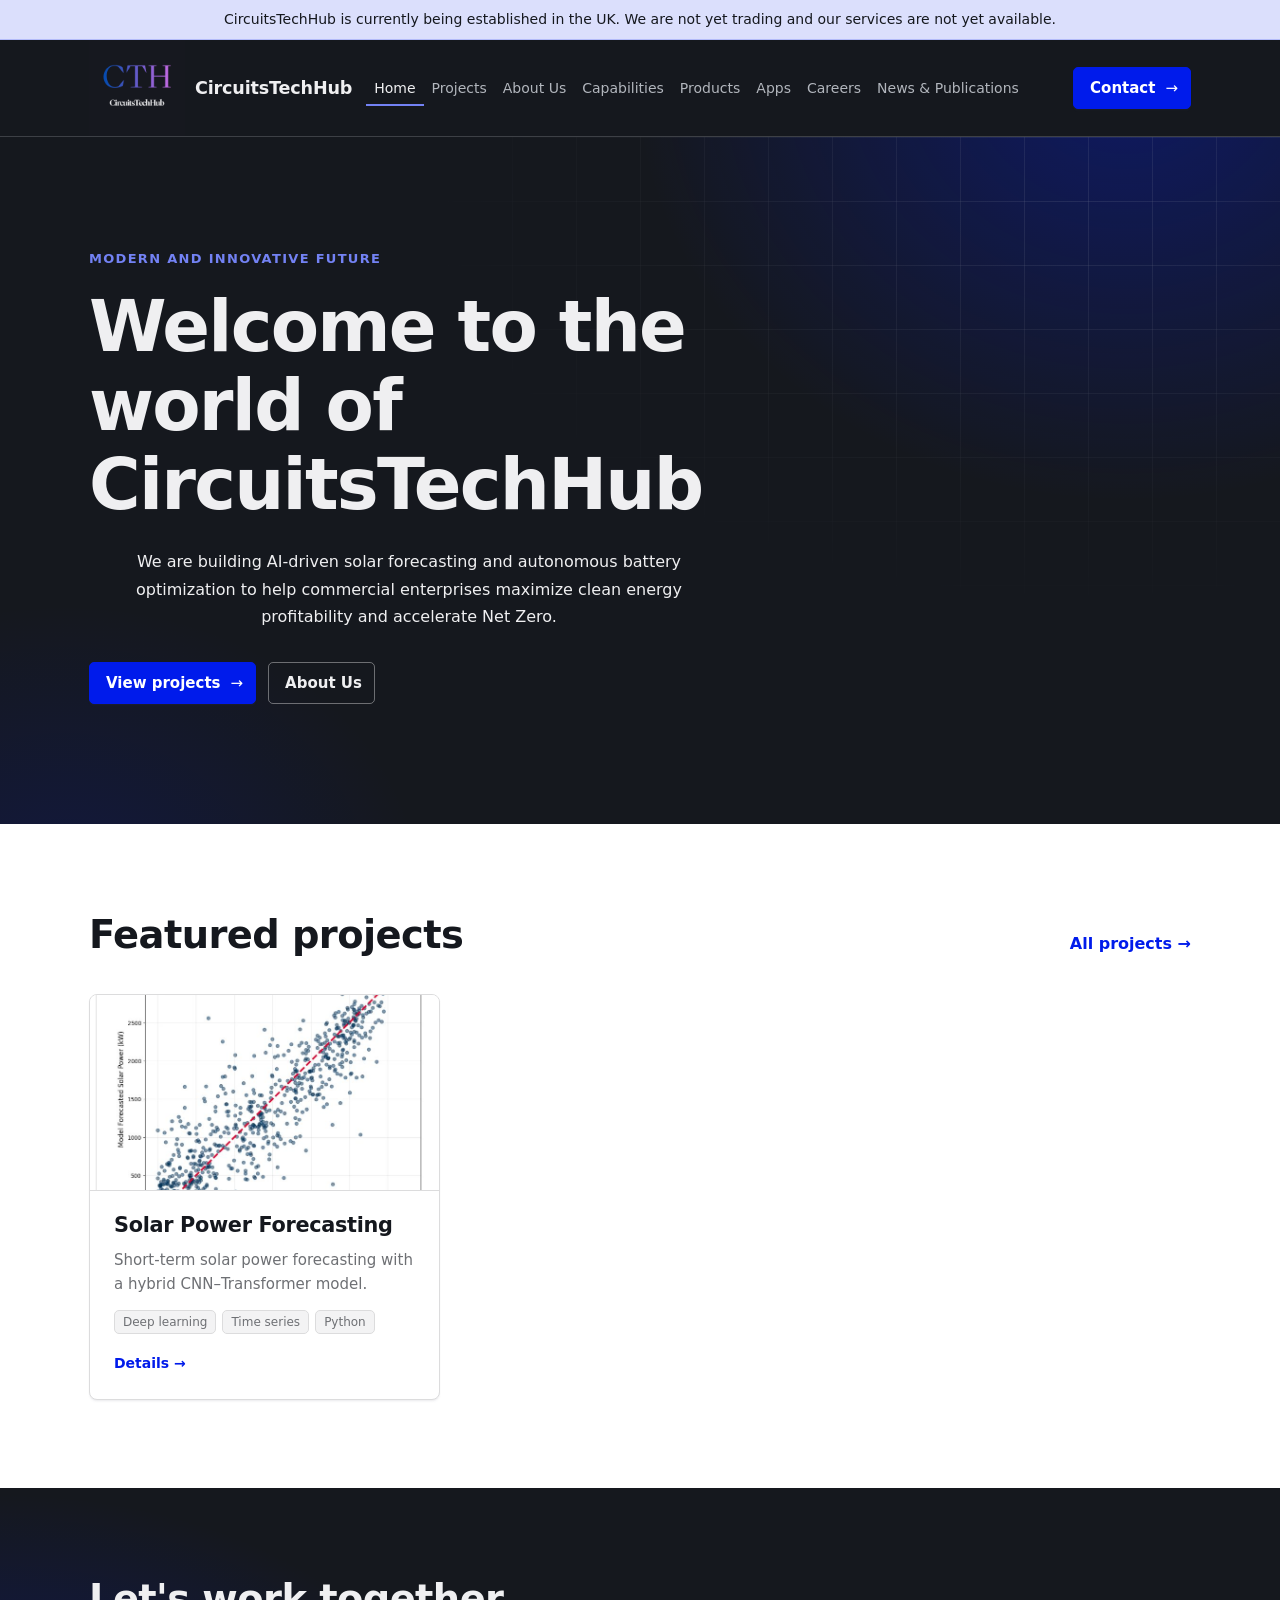
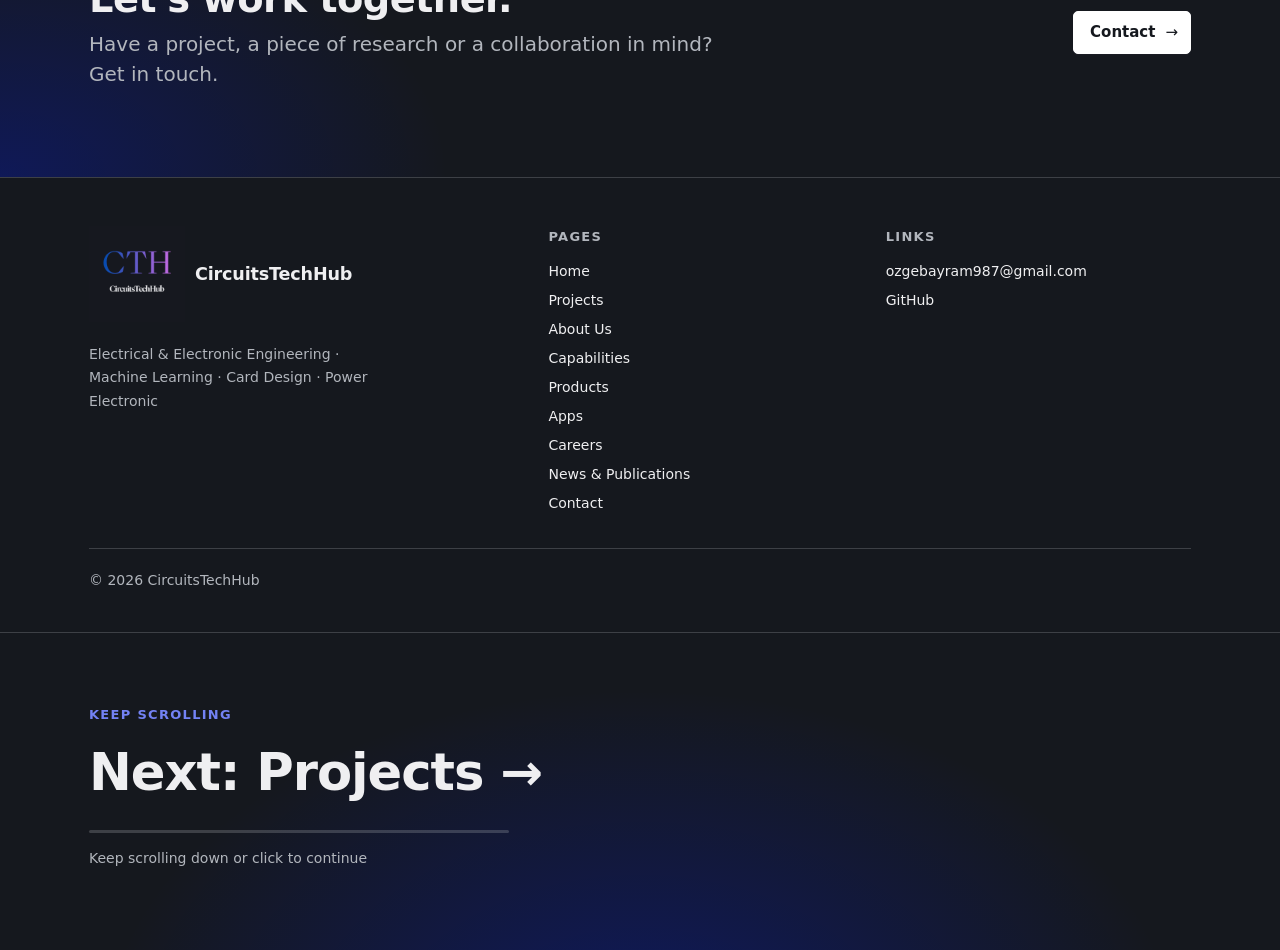
<file: index.html>
<!doctype html>
<html lang="en">
<head>
<meta charset="utf-8">
<meta name="viewport" content="width=device-width, initial-scale=1">
<meta name="description" content="Projects, capabilities, products and research in energy systems and machine learning.">
<meta property="og:type" content="website">
<meta property="og:description" content="Projects, capabilities, products and research in energy systems and machine learning.">
<title>Portfolyo</title>
<link rel="canonical" href="https://cth-hello.github.io/">
<link rel="stylesheet" href="css/style.css">
</head>
<body data-page="home">
<script src="data/site-data.js"></script>
<script src="js/shared.js"></script>
<script src="js/site.js"></script>
</body>
</html>
</file>
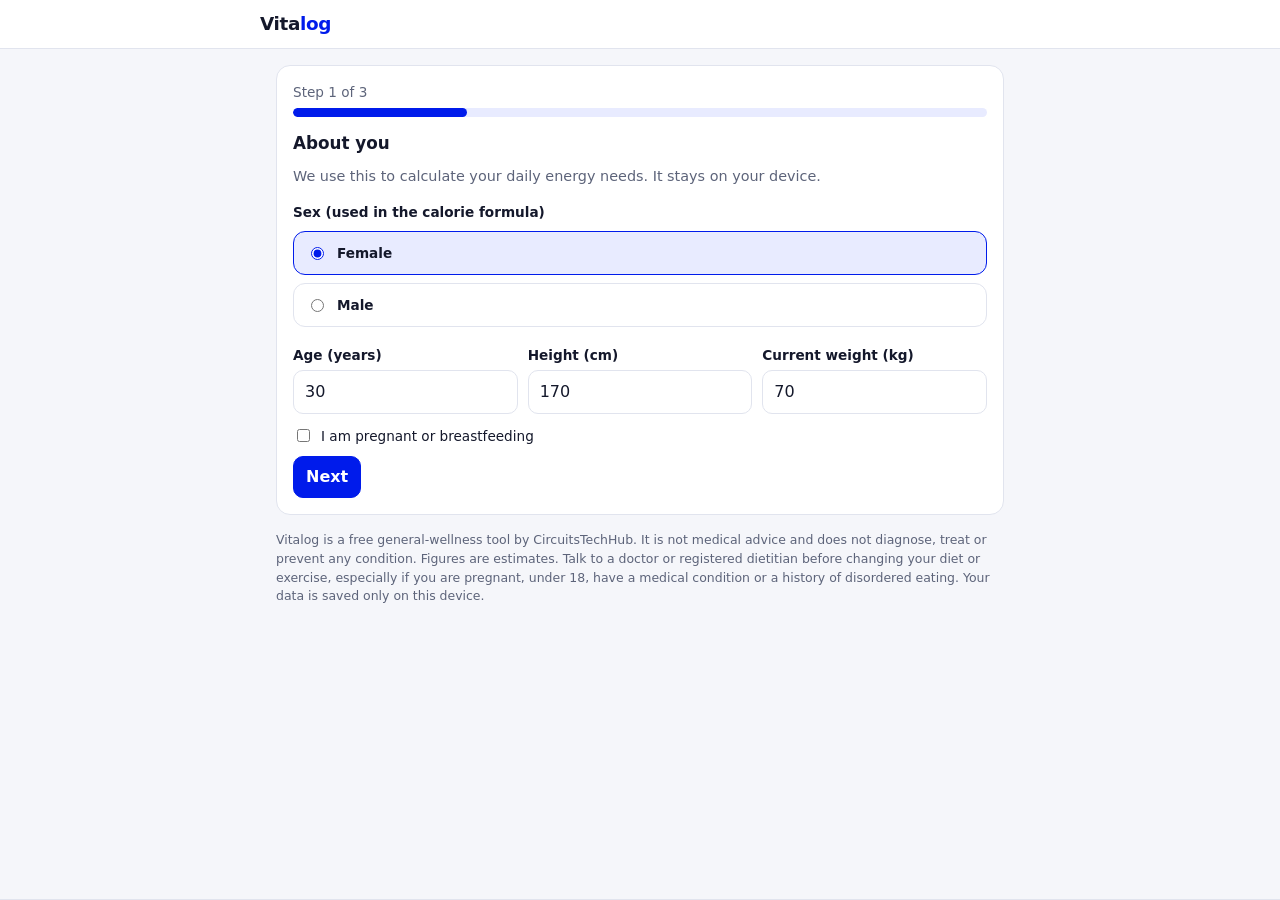
<file: apps/vitalog/index.html>
<!doctype html>
<html lang="en">
<head>
<meta charset="utf-8">
<meta name="viewport" content="width=device-width, initial-scale=1, viewport-fit=cover">
<title>Vitalog</title>
<meta name="description" content="Free health tracker: calories, nutrition, water, steps, exercise and weight. Works offline. Your data stays on your device.">
<meta name="theme-color" content="#001beb">
<link rel="manifest" href="manifest.webmanifest">
<link rel="icon" href="icon.svg" type="image/svg+xml">
<style>
:root{--bg:#f5f6fa;--card:#fff;--text:#14182b;--muted:#5d647a;--line:#e1e4ee;--accent:#001beb;--accent2:#e8ebff;--good:#12805c;--warn:#b45309;--bad:#c0262d;--water:#0b7fc7;--r:14px}
@media (prefers-color-scheme:dark){:root:not([data-theme=light]){--bg:#0e111b;--card:#171b29;--text:#eceefa;--muted:#9aa2bd;--line:#272d42;--accent:#7e8cff;--accent2:#1d2342;--good:#3ecf9b;--warn:#f0a84a;--bad:#ff7b80;--water:#4cb4f5;color-scheme:dark}}
:root[data-theme=dark]{--bg:#0e111b;--card:#171b29;--text:#eceefa;--muted:#9aa2bd;--line:#272d42;--accent:#7e8cff;--accent2:#1d2342;--good:#3ecf9b;--warn:#f0a84a;--bad:#ff7b80;--water:#4cb4f5;color-scheme:dark}
*{box-sizing:border-box}
html,body{margin:0}
body{background:var(--bg);color:var(--text);font:16px/1.5 system-ui,-apple-system,"Segoe UI",Roboto,sans-serif;padding-bottom:calc(72px + env(safe-area-inset-bottom,0px))}
header{position:sticky;top:0;z-index:5;background:var(--card);border-bottom:1px solid var(--line);padding:calc(10px + env(safe-area-inset-top,0px)) max(16px,env(safe-area-inset-left,0px)) 10px max(16px,env(safe-area-inset-left,0px))}
.bar{max-width:760px;margin:0 auto;display:flex;align-items:center;gap:10px}
.brand{font-weight:800;letter-spacing:-.02em;font-size:1.15rem;margin-right:auto}
.brand b{color:var(--accent)}
.datebar{display:flex;align-items:center;gap:6px}
.datebar button{width:36px;height:36px;border-radius:10px;border:1px solid var(--line);background:var(--card);color:var(--text);font-size:18px;cursor:pointer}
.datebar input{border:1px solid var(--line);background:var(--card);color:var(--text);border-radius:10px;height:36px;padding:0 8px;font:inherit;font-size:14px}
main{max-width:760px;margin:0 auto;padding:16px max(16px,env(safe-area-inset-left,0px)) 16px;display:grid;gap:14px}
.card{background:var(--card);border:1px solid var(--line);border-radius:var(--r);padding:16px}
h2{font-size:1.05rem;margin:0 0 10px}
h3{font-size:.8rem;text-transform:uppercase;letter-spacing:.07em;color:var(--muted);margin:0 0 8px}
.muted{color:var(--muted);font-size:.9rem}
.grid2{display:grid;grid-template-columns:1fr 1fr;gap:14px}
@media(max-width:560px){.grid2{grid-template-columns:1fr}}
.ringrow{display:flex;gap:18px;align-items:center;flex-wrap:wrap}
.ring{position:relative;width:150px;height:150px;flex:none}
.ring svg{width:100%;height:100%;transform:rotate(-90deg)}
.ring .c{position:absolute;inset:0;display:grid;place-content:center;text-align:center}
.ring .c b{font-size:1.9rem;line-height:1;font-variant-numeric:tabular-nums}
.ring .c span{font-size:.78rem;color:var(--muted)}
.stats{display:grid;gap:6px;flex:1;min-width:200px}
.stats div{display:flex;justify-content:space-between;gap:8px;font-variant-numeric:tabular-nums}
.stats b{font-weight:700}
.bars{display:grid;gap:10px}
.bar-row .top{display:flex;justify-content:space-between;font-size:.9rem;margin-bottom:3px;font-variant-numeric:tabular-nums}
.track{height:9px;border-radius:9px;background:var(--accent2);overflow:hidden}
.fill{height:100%;border-radius:9px;background:var(--accent);transition:width .3s}
.fill.w{background:var(--water)}.fill.g{background:var(--good)}.fill.o{background:var(--warn)}
.opt{display:flex;gap:10px;align-items:flex-start;border:1px solid var(--line);border-radius:12px;padding:11px 12px;margin:8px 0;cursor:pointer;font-weight:400}
.opt input{width:auto;margin-top:4px;accent-color:var(--accent)}
.opt b{display:block}.opt small{color:var(--muted)}
.opt:has(input:checked){border-color:var(--accent);background:var(--accent2)}
.big{font-size:2.4rem;font-weight:800;line-height:1.1;font-variant-numeric:tabular-nums}
.steps{color:var(--muted);font-size:.85rem;margin:0 0 6px}
.chk{display:flex;align-items:center;gap:8px;font-weight:400}.chk input{width:auto}
.btnrow{display:flex;flex-wrap:wrap;gap:8px;margin-top:10px}
button,.btn{font:inherit;border:1px solid var(--line);background:var(--card);color:var(--text);border-radius:10px;padding:8px 12px;cursor:pointer}
button.pri{background:var(--accent);border-color:var(--accent);color:#fff;font-weight:600}
@media(prefers-color-scheme:dark){:root:not([data-theme=light]) button.pri{color:#0e111b}}
:root[data-theme=dark] button.pri{color:#0e111b}
button.del{color:var(--bad);padding:4px 9px}
button:focus-visible,input:focus-visible,select:focus-visible,a:focus-visible{outline:3px solid var(--accent);outline-offset:2px}
label{display:block;font-size:.85rem;font-weight:600;margin:10px 0 4px}
input,select{width:100%;font:inherit;color:var(--text);background:var(--card);border:1px solid var(--line);border-radius:10px;padding:9px 11px}
.row{display:grid;grid-template-columns:repeat(auto-fit,minmax(130px,1fr));gap:10px}
ul.list{list-style:none;margin:0;padding:0;display:grid;gap:2px}
ul.list li{display:flex;align-items:center;gap:10px;padding:9px 0;border-top:1px solid var(--line)}
ul.list li:first-child{border-top:0}
ul.list .n{flex:1;min-width:0}
ul.list .n small{display:block;color:var(--muted)}
ul.list .k{font-variant-numeric:tabular-nums;font-weight:600;white-space:nowrap}
.pill{display:inline-block;font-size:.72rem;font-weight:700;padding:1px 8px;border-radius:99px;background:var(--accent2);color:var(--accent);text-transform:uppercase;letter-spacing:.05em}
nav.tabs{position:fixed;left:0;right:0;bottom:0;z-index:6;background:var(--card);border-top:1px solid var(--line);display:flex;justify-content:center;padding-bottom:env(safe-area-inset-bottom,0px)}
nav.tabs .in{display:flex;width:100%;max-width:760px}
nav.tabs button{flex:1;border:0;border-radius:0;background:none;padding:10px 2px 9px;font-size:.72rem;color:var(--muted);display:grid;justify-items:center;gap:2px}
nav.tabs button svg{width:22px;height:22px;stroke:currentColor;fill:none;stroke-width:1.8;stroke-linecap:round;stroke-linejoin:round}
nav.tabs button[aria-current=page]{color:var(--accent);font-weight:700}
.note{font-size:.82rem;color:var(--muted);border-left:3px solid var(--accent);padding:2px 0 2px 10px}
.warn{color:var(--warn)}
.search{position:relative}
.results{max-height:240px;overflow:auto;border:1px solid var(--line);border-radius:10px;margin-top:6px}
.results button{display:flex;justify-content:space-between;width:100%;border:0;border-radius:0;border-top:1px solid var(--line);text-align:left}
.results button:first-child{border-top:0}
.chart{width:100%;height:auto;display:block}
.chart text{fill:var(--muted);font-size:11px}
footer.legal{max-width:760px;margin:0 auto;padding:0 max(16px,env(safe-area-inset-left,0px)) 24px;color:var(--muted);font-size:.78rem}
@media(prefers-reduced-motion:reduce){*{transition:none!important}}
</style>
</head>
<body>
<header><div class="bar"><div class="brand">Vita<b>log</b></div><div class="datebar" id="datebar"></div></div></header>
<main id="app"></main>
<footer class="legal">Vitalog is a free general-wellness tool by CircuitsTechHub. It is not medical advice and does not diagnose, treat or prevent any condition. Figures are estimates. Talk to a doctor or registered dietitian before changing your diet or exercise, especially if you are pregnant, under 18, have a medical condition or a history of disordered eating. Your data is saved only on this device.</footer>
<nav class="tabs"><div class="in" id="tabs"></div></nav>

<script>
(function(){
"use strict";
var KEY="vitalog-v1";
var $=function(s,r){return (r||document).querySelector(s)};
function esc(s){return String(s==null?"":s).replace(/[&<>"']/g,function(c){return{"&":"&amp;","<":"&lt;",">":"&gt;",'"':"&quot;","'":"&#39;"}[c]})}
function r0(n){return Math.round(n)}
function r1(n){return Math.round(n*10)/10}

/* ---------- food data: approximate values per 100 g (typical generic foods) ---------- */
/* [name, kcal, protein, carbs, fat, serving g, fibre g, sugar g, sodium mg, calcium mg, iron mg, potassium mg, vitamin C mg] per 100 g */
var FOODS=[
["Apple",52,0.3,14,0.2,180,2.4,10.4,1,6,0.1,107,4.6],["Banana",89,1.1,23,0.3,120,2.6,12.2,1,5,0.3,358,8.7],["Orange",47,0.9,12,0.1,150,2.4,9.4,0,40,0.1,181,53],["Strawberries",32,0.7,8,0.3,150,2,4.9,1,16,0.4,153,59],["Grapes",69,0.7,18,0.2,100,0.9,15.5,2,10,0.4,191,3],["Blueberries",57,0.7,14,0.3,100,2.4,10,1,6,0.3,77,10],
["Avocado",160,2,9,15,100,6.7,0.7,7,12,0.6,485,10],["Tomato",18,0.9,3.9,0.2,120,1.2,2.6,5,10,0.3,237,14],["Cucumber",15,0.7,3.6,0.1,100,0.5,1.7,2,16,0.3,147,3],["Carrot",41,0.9,10,0.2,80,2.8,4.7,69,33,0.3,320,6],["Broccoli",34,2.8,7,0.4,90,2.6,1.7,33,47,0.7,316,89],["Spinach",23,2.9,3.6,0.4,60,2.2,0.4,79,99,2.7,558,28],["Potato, boiled",87,1.9,20,0.1,180,1.8,0.9,4,8,0.3,328,13],["Sweet potato, baked",90,2,21,0.2,150,3.3,6.5,36,38,0.7,475,20],["Onion",40,1.1,9,0.1,80,1.7,4.2,4,23,0.2,146,7],["Mixed salad leaves",17,1.3,2.9,0.2,60,1.8,0.8,28,36,0.9,194,9],
["White rice, cooked",130,2.7,28,0.3,180,0.4,0.1,1,10,0.2,35,0],["Brown rice, cooked",123,2.7,26,1,180,1.8,0.4,5,10,0.5,86,0],["Pasta, cooked",158,5.8,31,0.9,200,1.8,0.6,1,7,1.3,44,0],["Bulgur, cooked",83,3,19,0.2,180,4.5,0.1,5,10,1,68,0],["Couscous, cooked",112,3.8,23,0.2,180,1.4,0.1,5,8,0.4,58,0],["Oats, dry",389,17,66,7,40,10.6,1,2,54,4.7,429,0],["Bread, white",265,9,49,3.2,40,2.7,5,491,144,3.6,115,0],["Bread, wholemeal",247,13,41,3.4,40,6,4.5,450,107,2.5,250,0],["Turkish pide / flatbread",275,9,53,2.5,80,2.5,3,450,100,2.5,120,0],["Cornflakes",357,7,84,0.4,30,3.3,8,730,3,3,100,0],
["Chicken breast, cooked",165,31,0,3.6,120,0,0,74,15,1,256,0],["Chicken thigh, cooked",209,26,0,11,100,0,0,95,12,1.3,230,0],["Beef mince, 10% fat, cooked",217,26,0,12,100,0,0,72,18,2.6,318,0],["Lamb, cooked",294,25,0,21,100,0,0,72,17,1.9,310,0],["Salmon, cooked",208,20,0,13,120,0,0,59,12,0.8,384,0],["Tuna, canned in water",116,26,0,1,100,0,0,247,10,1.3,237,0],["White fish, cooked",105,23,0,1,120,0,0,78,16,0.4,430,0],["Egg, whole",143,13,1,9.5,50,0,0.4,142,56,1.8,138,0],["Bacon, grilled",417,12,1,41,25,0,0,1717,11,1.2,565,0],["Sausage, grilled",300,14,3,26,60,0.7,1,900,40,1.5,250,0],["Doner kebab meat",250,18,3,18,120,0.5,1,700,20,2.2,260,0],
["Milk, semi-skimmed",47,3.6,4.8,1.7,200,0,4.8,44,120,0,150,0],["Whole milk",61,3.2,4.8,3.3,200,0,5,43,113,0,132,0],["Yoghurt, plain",61,3.5,4.7,3.3,150,0,4.7,46,121,0.1,155,0.5],["Greek yoghurt",97,9,4,5,150,0,4,36,100,0,141,0],["Ayran / buttermilk",40,2,3,2,250,0,3,45,70,0,90,0],["Cheddar cheese",403,25,1.3,33,30,0,0.5,621,720,0.7,98,0],["White cheese (beyaz peynir)",264,14,1.5,22,40,0,1,1116,493,0.2,95,0],["Mozzarella",280,22,2.2,22,40,0,1,627,505,0.4,76,0],["Butter",717,0.9,0.1,81,10,0,0.1,11,24,0,24,0],["Cream cheese",342,6,4,34,30,0,3.2,321,98,0.1,138,0],
["Lentils, cooked",116,9,20,0.4,150,7.9,1.8,2,19,3.3,369,1.5],["Chickpeas, cooked",164,8.9,27,2.6,150,7.6,4.8,7,49,2.9,291,1.3],["Kidney beans, cooked",127,8.7,23,0.5,150,6.4,0.3,1,28,2.9,405,1.2],["Hummus",166,8,14,10,50,6,0.3,380,38,2.4,228,0],["Tofu",76,8,1.9,4.8,100,0.3,0.6,7,350,5.4,121,0.1],
["Almonds",579,21,22,50,30,12.5,4,1,269,3.7,733,0],["Walnuts",654,15,14,65,30,6.7,2.6,2,98,2.9,441,1.3],["Peanut butter",588,25,20,50,20,6,9,400,49,1.9,649,0],["Hazelnuts",628,15,17,61,30,9.7,4.3,0,114,4.7,680,6.3],["Olive oil",884,0,0,100,10,0,0,2,1,0.6,1,0],["Honey",304,0.3,82,0,20,0.2,82,4,6,0.4,52,0.5],["Sugar",387,0,100,0,5,0,100,1,1,0,2,0],["Dark chocolate",546,5,61,31,25,11,24,20,73,12,715,0],["Milk chocolate",535,8,59,30,25,3.4,52,79,189,2.3,372,0],["Biscuit",480,6,70,20,25,2.5,25,400,40,2,150,0],["Crisps",536,6,53,34,30,4.4,0.5,525,24,1.3,1275,16],
["Baklava",430,6,45,25,60,2.5,25,150,50,1.5,150,0],["Pizza, margherita slice",250,11,31,9,110,2.3,3.6,598,201,2,172,1],["Burger, beef with bun",260,13,24,12,200,1.4,5,396,90,2.5,200,1],["Chips / fries",312,3.4,41,15,120,3.8,0.5,210,10,0.8,579,10],["Falafel",333,13,32,18,60,4.9,0.5,294,54,3.4,585,1],
["Cola",42,0,10.6,0,330,0,10.6,4,2,0,2,0],["Orange juice",45,0.7,10,0.2,200,0.2,8.4,1,11,0.2,200,50],["Coffee, black",2,0.1,0,0,200,0,0,2,2,0,49,0],["Tea, no sugar",1,0,0.3,0,250,0,0,3,0,0,18,0],["Beer",43,0.5,3.6,0,330,0,0,4,4,0,27,0],["Wine, red",85,0.1,2.6,0,150,0,0.6,4,8,0.5,127,0]
].map(function(a){return{name:a[0],kcal:a[1],p:a[2],c:a[3],f:a[4],serving:a[5],fib:a[6],sug:a[7],na:a[8],ca:a[9],fe:a[10],k:a[11],vc:a[12]}});

/* More foods, per 100 g: [name,kcal,protein,carbs,fat,serving g,fibre,sugars,sodium mg,calcium mg,iron mg,potassium mg,vitamin C mg] (approximate generic values) */
function toFood(a){return{name:a[0],kcal:a[1],p:a[2],c:a[3],f:a[4],serving:a[5],fib:a[6],sug:a[7],na:a[8],ca:a[9],fe:a[10],k:a[11],vc:a[12]}}
var MORE=[
/* fruit */
["Pear",57,0.4,15,0.1,170,3.1,9.8,1,9,0.2,116,4.3],["Peach",39,0.9,10,0.3,150,1.5,8.4,0,6,0.3,190,6.6],["Plum",46,0.7,11,0.3,66,1.4,10,0,6,0.2,157,9.5],["Cherries",63,1,16,0.2,100,2.1,12.8,0,13,0.4,222,7],["Watermelon",30,0.6,7.6,0.2,300,0.4,6.2,1,7,0.2,112,8.1],["Melon",34,0.8,8.2,0.2,200,0.9,7.9,16,9,0.2,267,36],["Pineapple",50,0.5,13,0.1,150,1.4,9.9,1,13,0.3,109,48],["Mango",60,0.8,15,0.4,150,1.6,13.7,1,11,0.2,168,36],["Kiwi",61,1.1,15,0.5,75,3,9,3,34,0.3,312,93],["Pomegranate",83,1.7,19,1.2,100,4,14,3,10,0.3,236,10],["Fig, fresh",74,0.8,19,0.3,50,2.9,16,1,35,0.4,232,2],["Dried apricots",241,3.4,63,0.5,30,7.3,53,10,55,2.7,1162,1],["Dates",282,2.5,75,0.4,25,8,63,2,39,1,696,0],["Raisins",299,3.1,79,0.5,30,3.7,59,11,50,1.9,749,2],["Lemon",29,1.1,9,0.3,60,2.8,2.5,2,26,0.6,138,53],["Grapefruit",42,0.8,11,0.1,200,1.6,7,0,22,0.1,135,31],["Tangerine / mandarin",53,0.8,13,0.3,80,1.8,10.6,2,37,0.2,166,27],["Raspberries",52,1.2,12,0.7,100,6.5,4.4,1,25,0.7,151,26],["Blackberries",43,1.4,10,0.5,100,5.3,4.9,1,29,0.6,162,21],["Olives",115,0.8,6,11,30,3.2,0,1556,88,3.3,42,1],
/* vegetables */
["Courgette / zucchini",17,1.2,3.1,0.3,120,1,2.5,8,16,0.4,261,17],["Aubergine / eggplant",25,1,6,0.2,100,3,3.5,2,9,0.2,229,2],["Red pepper",31,1,6,0.3,100,2.1,4.2,4,7,0.4,211,128],["Green pepper",20,0.9,4.6,0.2,100,1.7,2.4,3,10,0.3,175,80],["Iceberg lettuce",14,0.9,3,0.1,50,1.2,2,10,14,0.4,141,2.8],["Cabbage",25,1.3,5.8,0.1,90,2.5,3.2,18,40,0.5,170,36],["Cauliflower",25,1.9,5,0.3,100,2,1.9,30,22,0.4,299,48],["Green beans",31,1.8,7,0.2,100,2.7,3.3,6,37,1,211,12],["Peas",81,5.4,14,0.4,80,5.7,5.7,5,25,1.5,244,40],["Sweetcorn",86,3.3,19,1.4,100,2,6.3,15,2,0.5,270,6.8],["Mushrooms",22,3.1,3.3,0.3,70,1,2,5,3,0.5,318,2.1],["Garlic",149,6.4,33,0.5,5,2.1,1,17,181,1.7,401,31],["Beetroot",43,1.6,10,0.2,100,2.8,6.8,78,16,0.8,325,4.9],["Celery",14,0.7,3,0.2,40,1.6,1.3,80,40,0.2,260,3.1],["Leek",61,1.5,14,0.3,100,1.8,3.9,20,59,2.1,180,12],["Pumpkin",26,1,6.5,0.1,100,0.5,2.8,1,21,0.8,340,9],["Kale",49,4.3,9,0.9,50,3.6,2.3,38,150,1.5,491,93],["Asparagus",20,2.2,3.9,0.1,60,2.1,1.9,2,24,2.1,202,5.6],["Okra",33,1.9,7.5,0.2,100,3.2,1.5,7,82,0.6,299,23],["Radish",16,0.7,3.4,0.1,50,1.6,1.9,39,25,0.3,233,15],["Parsley",36,3,6.3,0.8,10,3.3,0.9,56,138,6.2,554,133],["Roast potatoes",149,2.6,22,5.5,150,2,0.5,9,10,0.7,550,10],["Mashed potato",88,1.8,15,2.5,200,1.5,1.2,300,20,0.4,300,6],["Baked beans",94,4.7,17,0.5,130,3.7,5,350,40,1.4,310,0.5],["Edamame",121,12,9,5,80,5.2,2.2,6,63,2.3,436,6],
/* grains, bread, breakfast */
["Bagel",250,10,49,1.5,90,2.2,5,439,20,2.7,100,0],["Croissant",406,8.2,46,21,60,2.4,11,400,37,2,118,0],["Simit",300,9,55,5,110,2.5,3,500,30,2.5,120,0],["Pancake",227,6.4,28,10,60,1,6,439,160,1.6,130,0.5],["Muesli",340,10,66,6,50,7.5,22,26,50,3,400,0],["Granola",471,10,64,20,40,6,25,26,50,3.5,300,0],["Quinoa, cooked",120,4.4,21,1.9,150,2.8,0.9,7,17,1.5,172,0],["Rye bread",259,8.5,48,3.3,35,5.8,3.9,660,73,2.8,166,0],["Tortilla wrap",306,8,50,8,60,3,3,600,100,3,130,0],["Noodles, cooked",138,4.5,25,2.1,200,1.2,0.5,5,10,1,40,0],["Rice cakes",387,8,81,3,9,4,0.5,24,10,1.8,250,0],["Crackers",430,9,70,12,20,3,3,650,30,3,150,0],["Popcorn, plain",387,13,78,4.5,20,14.5,0.9,8,7,2.7,329,0],["Porridge made with milk",71,3.6,12,1.5,250,0.9,4,40,100,0.4,140,0.5],["Plain flour",364,10,76,1,10,2.7,0.3,2,15,1.2,107,0],["Black beans, cooked",132,8.9,24,0.5,150,8.7,0.3,1,27,2.1,355,0],
/* meat, fish, eggs */
["Turkey breast, cooked",135,30,0,0.7,100,0,0,60,10,1,330,0],["Ham",145,21,1.5,6,30,0,1,1203,8,1,350,0],["Salami",336,22,1,27,25,0,1,1740,10,1.5,370,0],["Prawns, cooked",99,24,0.2,0.3,100,0,0,224,70,0.5,259,0],["Sardines, canned",208,25,0,11,100,0,0,307,382,2.9,397,0],["Cod, baked",105,23,0,0.9,120,0,0,78,16,0.4,450,0],["Sea bass",97,18,0,2,120,0,0,68,10,0.3,256,0],["Mackerel",305,19,0,25,100,0,0,90,12,1.6,314,0],["Tuna steak, cooked",184,30,0,6,120,0,0,50,10,1,323,0],["Beef steak, cooked",250,26,0,15,150,0,0,60,10,2.6,330,0],["Egg white",52,11,0.7,0.2,33,0,0.7,166,7,0.1,163,0],["Omelette",154,11,0.6,12,100,0,0.5,155,60,1.6,150,0],["Fried egg",196,14,0.8,15,50,0,0.4,207,72,2.1,152,0.5],
/* dairy and alternatives */
["Skimmed milk",34,3.4,5,0.1,200,0,5,42,122,0,166,0],["Soy milk",33,2.9,1.7,1.6,200,0.4,1,12,25,0.6,118,0],["Oat milk",43,1,6.6,1.5,200,0.8,3.8,40,120,0.4,100,0],["Almond milk",15,0.6,0.3,1.2,200,0.2,0,70,120,0.3,67,0],["Feta",264,14,4,21,40,0,4,917,493,0.7,62,0],["Parmesan",431,38,4,29,10,0,0.9,1529,1184,0.8,92,0],["Halloumi",321,21,2,25,50,0,1,1200,700,0.2,90,0],["Cottage cheese",98,11,3.4,4.3,100,0,2.7,364,83,0.1,104,0],["Double cream",449,1.7,2.6,48,15,0,2.6,27,60,0.1,95,0.6],["Ice cream, vanilla",207,3.5,24,11,70,0.7,21,80,128,0.1,199,0.6],["Kefir",52,3.4,4.5,2,200,0,4.5,40,120,0,150,1],["Skyr",63,11,4,0.2,150,0,4,50,120,0,150,0],["Strained yoghurt (süzme)",120,6,4,9,50,0,4,40,100,0,130,0],["Clotted cream (kaymak)",350,2,3,37,20,0,3,25,80,0,90,0],
/* nuts, seeds, spreads, sauces */
["Pistachios",560,20,28,45,30,10,8,1,105,3.9,1025,5],["Cashews",553,18,30,44,30,3.3,6,12,37,6.7,660,0.5],["Peanuts",567,26,16,49,30,8.5,4,18,92,4.6,705,0],["Sunflower seeds",584,21,20,51,20,8.6,2.6,9,78,5.3,645,1.4],["Chia seeds",486,17,42,31,10,34,0,16,631,7.7,407,1.6],["Flaxseed",534,18,29,42,10,27,1.6,30,255,5.7,813,0.6],["Pumpkin seeds",559,30,11,49,20,6,1.4,7,46,8.8,809,1.9],["Sesame seeds",573,18,23,50,10,12,0.3,11,975,14.6,468,0],["Tahini",595,17,21,54,15,9,0.5,115,426,8.9,414,0],["Coconut oil",862,0,0,100,10,0,0,0,0,0,0,0],["Sunflower oil",884,0,0,100,10,0,0,0,0,0,0,0],["Mayonnaise",680,1,0.6,75,15,0,0.5,635,8,0.2,20,0],["Ketchup",112,1.4,27,0.1,15,0.3,22,907,15,0.4,360,4],["Soy sauce",53,8,5,0.6,15,0.8,0.4,5493,33,2.4,435,0],["Tomato pasta sauce",50,1.5,8,1.5,100,1.5,6,500,25,1,300,8],["Jam",250,0.4,65,0,20,1,48,32,10,0.3,50,3],["Chocolate hazelnut spread",539,6,58,31,20,3.4,56,41,80,3,330,0],["Maple syrup",260,0,67,0,20,0,60,12,67,0.1,212,0],
/* sweets, snacks, drinks */
["Sponge cake",297,5,50,9,80,1,35,300,60,1.5,100,0.5],["Brownie",405,5,48,22,60,2,32,300,35,2.5,160,0],["Doughnut",421,5,49,23,70,1.5,19,300,30,2.5,100,0],["Muffin",377,5,51,17,100,1.5,28,380,40,1.5,120,0],["Cookie",488,5,64,24,25,2,36,370,25,1.9,120,0],["Gummy sweets",343,7,77,0,30,0,46,50,10,0.3,10,0],["Turkish delight (lokum)",330,0.3,82,0.5,30,0.1,60,10,10,0.2,10,0],["Protein bar",350,30,35,10,50,5,10,250,150,2,200,0],["Energy drink",45,0,11,0,250,0,11,40,5,0,10,0],["Lemonade",40,0,10,0,330,0,10,5,2,0,5,0],["Apple juice",46,0.1,11,0.1,200,0.2,9.6,4,8,0.1,119,1],["Fruit smoothie",55,0.7,13,0.2,250,1,11,10,20,0.2,150,15],["Latte",40,2,3.8,1.6,250,0,3.5,40,100,0,130,0],["Cappuccino",35,1.8,3.2,1.5,200,0,3,35,90,0,110,0],["Hot chocolate",77,3.6,11,2,250,0.5,10,50,110,0.4,170,0],["Turkish coffee",2,0.1,0.3,0,60,0,0,2,2,0,49,0],["Spirits (vodka, whisky)",231,0,0,0,40,0,0,1,0,0,2,0],["Cider",45,0,4,0,330,0,3,5,6,0.1,40,0],
/* ready meals and Turkish dishes */
["Chicken nuggets",296,15,17,18,100,1,0.5,500,15,1,200,0],["Fried chicken",280,19,10,18,120,0.5,0.5,500,15,1.2,250,0],["Hot dog",290,10,18,19,100,0.8,3,800,50,2,150,0],["Ham and cheese sandwich",260,13,26,11,150,2,3,600,150,1.5,150,0],["Doner wrap",220,12,22,9,250,2,2,550,60,2,250,3],["Sushi roll",140,5,28,1,30,0.5,3,300,10,0.4,100,0],["Lasagne",150,8,13,7,300,1,2.5,400,100,1,230,2],["Spaghetti bolognese",130,7,14,5,350,1.5,3,300,25,1.3,300,3],["Chicken Caesar salad",120,9,5,7,250,1.5,2,400,100,1,250,5],["Macaroni cheese",164,7,18,7,250,0.7,3,500,150,0.8,150,0],["Vegetable soup",35,1,6,0.5,250,1.5,3,350,20,0.5,200,5],["Chicken soup",40,3,3,1.5,250,0.3,1,400,10,0.4,100,0],["Lentil soup (mercimek çorbası)",50,3,8,1,250,1.5,1.5,350,15,1,200,2],["Cheese börek",300,9,28,17,100,1.5,2,600,150,1.5,100,0],["Lahmacun",230,10,30,8,100,2,2,500,40,2,200,2],["Stuffed vine leaves (dolma)",150,2.5,22,6,40,2,1,350,30,1.5,150,3],["Menemen",110,6,5,8,200,1,3,350,40,1.4,250,12],["Imam bayildi",100,1.5,8,7,150,2.5,5,300,25,0.8,300,6],["Meatballs (köfte)",250,17,6,18,80,0.5,1,400,30,2.5,250,0],["Chicken shish kebab",160,26,1,6,120,0,0,300,15,1,280,1]
].map(toFood);
FOODS=FOODS.concat(MORE);

/* Household measures: [label, grams] (approximate) */
var UNITS={
"Apple":[["medium",180],["small",120],["large",230]],"Banana":[["medium",120],["small",90],["large",150]],"Orange":[["medium",150]],"Strawberries":[["strawberry",15],["handful",80]],"Grapes":[["grape",5],["handful",80]],"Blueberries":[["handful",50]],"Avocado":[["whole",150],["half",75]],"Tomato":[["medium",120],["cherry tomato",15]],"Cucumber":[["whole",300],["slice",7]],"Carrot":[["medium",70]],"Broccoli":[["floret",25]],"Potato, boiled":[["medium",150]],"Sweet potato, baked":[["medium",130]],"Onion":[["medium",110]],
"White rice, cooked":[["cup",160],["tbsp",20]],"Brown rice, cooked":[["cup",160],["tbsp",20]],"Pasta, cooked":[["cup",140]],"Oats, dry":[["tbsp",10],["cup",90]],"Bread, white":[["slice",40]],"Bread, wholemeal":[["slice",40]],"Turkish pide / flatbread":[["piece",80]],"Cornflakes":[["bowl",30],["cup",28]],
"Chicken breast, cooked":[["breast",170],["slice",30]],"Chicken thigh, cooked":[["thigh",80]],"Salmon, cooked":[["fillet",120]],"Egg, whole":[["medium",50],["large",60]],"Bacon, grilled":[["rasher",12]],"Sausage, grilled":[["sausage",60]],
"Milk, semi-skimmed":[["glass",200],["cup",240],["tbsp",15]],"Whole milk":[["glass",200],["cup",240]],"Yoghurt, plain":[["tub",150],["tbsp",15]],"Greek yoghurt":[["tub",150],["tbsp",20]],"Ayran / buttermilk":[["glass",250]],"Cheddar cheese":[["slice",20],["matchbox",30]],"White cheese (beyaz peynir)":[["slice",30],["matchbox",40]],"Butter":[["tsp",5],["tbsp",14],["knob",10]],
"Hummus":[["tbsp",15]],"Almonds":[["nut",1.2],["handful",28]],"Walnuts":[["half",2.5],["handful",28]],"Peanut butter":[["tbsp",16],["tsp",5]],"Hazelnuts":[["nut",1.2],["handful",28]],"Olive oil":[["tsp",4.5],["tbsp",13.5]],"Honey":[["tsp",7],["tbsp",21]],"Sugar":[["tsp",4],["cube",4]],"Dark chocolate":[["square",10],["bar",100]],"Milk chocolate":[["square",6],["bar",45]],"Biscuit":[["biscuit",12]],"Crisps":[["small bag",25],["large bag",150]],
"Baklava":[["piece",45]],"Pizza, margherita slice":[["slice",110]],"Burger, beef with bun":[["burger",200]],"Chips / fries":[["portion",120],["large portion",200]],"Falafel":[["ball",17]],
"Cola":[["can",330],["glass",250],["bottle",500]],"Orange juice":[["glass",200]],"Coffee, black":[["cup",200]],"Tea, no sugar":[["cup",250]],"Beer":[["can",330],["pint",568],["bottle",330]],"Wine, red":[["glass",150],["small glass",125]],
"Pear":[["medium",170]],"Peach":[["medium",150]],"Plum":[["plum",66]],"Cherries":[["cherry",8],["handful",80]],"Watermelon":[["slice",280]],"Melon":[["slice",150]],"Pineapple":[["slice",80]],"Mango":[["medium",200]],"Kiwi":[["kiwi",75]],"Pomegranate":[["half",150]],"Fig, fresh":[["fig",50]],"Dried apricots":[["apricot",8]],"Dates":[["date",8]],"Raisins":[["tbsp",9],["small box",14]],"Lemon":[["lemon",60]],"Grapefruit":[["half",125]],"Tangerine / mandarin":[["tangerine",80]],"Raspberries":[["handful",50]],"Olives":[["olive",4]],
"Courgette / zucchini":[["medium",200]],"Aubergine / eggplant":[["medium",250]],"Red pepper":[["pepper",150]],"Green pepper":[["pepper",120]],"Mushrooms":[["mushroom",18],["handful",70]],"Garlic":[["clove",3]],"Roast potatoes":[["potato",70]],"Baked beans":[["tbsp",20],["half can",200]],
"Bagel":[["bagel",90]],"Croissant":[["croissant",60]],"Simit":[["simit",110]],"Pancake":[["pancake",60]],"Rye bread":[["slice",35]],"Tortilla wrap":[["wrap",60]],"Rice cakes":[["cake",9]],"Crackers":[["cracker",5]],"Popcorn, plain":[["cup",8],["bag",90]],"Porridge made with milk":[["bowl",250]],
"Ham":[["slice",20]],"Salami":[["slice",5]],"Prawns, cooked":[["prawn",10]],"Egg white":[["white",33]],"Omelette":[["2-egg omelette",120]],"Fried egg":[["egg",46]],
"Skimmed milk":[["glass",200],["cup",240]],"Soy milk":[["glass",200]],"Oat milk":[["glass",200]],"Almond milk":[["glass",200]],"Feta":[["slice",30],["cube",15]],"Halloumi":[["slice",30]],"Double cream":[["tbsp",15]],"Ice cream, vanilla":[["scoop",70]],"Kefir":[["glass",200]],
"Pistachios":[["nut",1],["handful",28]],"Cashews":[["nut",1.5],["handful",28]],"Peanuts":[["nut",1],["handful",28]],"Chia seeds":[["tbsp",12]],"Flaxseed":[["tbsp",10]],"Tahini":[["tbsp",15]],"Mayonnaise":[["tbsp",14]],"Ketchup":[["tbsp",17],["sachet",10]],"Jam":[["tsp",7],["tbsp",20]],"Chocolate hazelnut spread":[["tsp",7],["tbsp",20]],"Maple syrup":[["tbsp",20]],
"Sponge cake":[["slice",80]],"Brownie":[["brownie",60]],"Doughnut":[["doughnut",70]],"Muffin":[["muffin",100]],"Cookie":[["cookie",25]],"Turkish delight (lokum)":[["piece",15]],"Protein bar":[["bar",50]],"Energy drink":[["can",250]],"Lemonade":[["can",330]],"Apple juice":[["glass",200]],"Fruit smoothie":[["bottle",250]],"Latte":[["mug",250]],"Cappuccino":[["cup",200]],"Hot chocolate":[["mug",250]],"Turkish coffee":[["cup",60]],"Spirits (vodka, whisky)":[["shot",25],["double",50]],"Cider":[["can",330],["pint",568]],
"Chicken nuggets":[["nugget",18]],"Fried chicken":[["piece",120]],"Hot dog":[["hot dog",100]],"Ham and cheese sandwich":[["sandwich",150]],"Doner wrap":[["wrap",250]],"Sushi roll":[["piece",30]],"Lasagne":[["portion",300]],"Spaghetti bolognese":[["portion",350]],"Vegetable soup":[["bowl",250]],"Chicken soup":[["bowl",250]],"Lentil soup (mercimek çorbası)":[["bowl",250]],"Cheese börek":[["slice",100]],"Lahmacun":[["piece",100]],"Stuffed vine leaves (dolma)":[["piece",40]],"Menemen":[["portion",200]],"Meatballs (köfte)":[["piece",25]],"Chicken shish kebab":[["skewer",120]]
};
FOODS.forEach(function(f){f.units=UNITS[f.name]||[]});

var EXERCISES=[["Walking, easy",3.5],["Walking, brisk",4.3],["Running, 8 km/h",8.3],["Running, 10 km/h",9.8],["Cycling, leisure",5.8],["Cycling, fast",8.5],["Swimming",6],["Strength training",5],["HIIT / circuit",8],["Yoga",2.5],["Pilates",3],["Dancing",5],["Hiking",6],["Football",7],["Basketball",6.5],["Tennis",7],["Elliptical",5],["Rowing",7],["Housework",3]];
var ACT=[["Mostly sitting","Desk job or student, little walking",1.2,5000],["Lightly active","On your feet part of the day, some walking",1.375,7500],["Active","Mostly on your feet, lots of walking",1.55,10000],["Very active","Physical job or heavy daily movement",1.725,12500]];
var MEALS=["Breakfast","Lunch","Dinner","Snacks"];

/* ---------- state ---------- */
var S=load();
function def(){return{profile:{done:false,sex:"f",age:30,height:170,weight:70,act:0,goal:"maintain",target:0,pace:0.25,preg:false},days:{},weights:{},custom:[],theme:"auto",installHidden:false}}
function load(){var d=def();try{var s=JSON.parse(localStorage.getItem(KEY)||"null");if(s&&typeof s==="object"){for(var k in d)if(s[k]!==undefined)d[k]=s[k];d.profile=Object.assign(def().profile,s.profile||{})}}catch(e){}return d}
var saveT;function save(){clearTimeout(saveT);saveT=setTimeout(function(){try{localStorage.setItem(KEY,JSON.stringify(S))}catch(e){toast("Could not save. Storage may be full or blocked.")}},120)}
var ids=0;function uid(){return Date.now().toString(36)+(ids++)}

var today=ymd(new Date()),cur=today,tab="today";
function ymd(d){var p=function(n){return String(n).padStart(2,"0")};return d.getFullYear()+"-"+p(d.getMonth()+1)+"-"+p(d.getDate())}
function shift(s,n){var d=new Date(s+"T12:00:00");d.setDate(d.getDate()+n);return ymd(d)}
function day(s){s=s||cur;if(!S.days[s])S.days[s]={food:[],water:0,steps:0,ex:[]};return S.days[s]}
function peek(s){return S.days[s]||{food:[],water:0,steps:0,ex:[]}}
function toast(m){var t=$("#toast");if(!t){t=document.createElement("div");t.id="toast";t.setAttribute("role","status");t.style.cssText="position:fixed;left:50%;transform:translateX(-50%);bottom:calc(84px + env(safe-area-inset-bottom,0px));background:#14182b;color:#fff;padding:9px 16px;border-radius:99px;font-size:.9rem;z-index:20;max-width:92vw;text-align:center";document.body.appendChild(t)}t.textContent=m;t.style.display="block";clearTimeout(toast._t);toast._t=setTimeout(function(){t.style.display="none"},3000)}

/* ---------- calculations ---------- */
function weightNow(){var ks=Object.keys(S.weights).sort();return ks.length?S.weights[ks[ks.length-1]]:S.profile.weight}
function bmiOf(w,h){return w/Math.pow(h/100,2)}
function bmrOf(P,w){return 10*w+6.25*P.height-5*P.age+(P.sex==="m"?5:-161)}
/* Personal plan: calories, macros, water, steps and micronutrient guides from the profile */
function planFor(P,w){
  var notes=[],goal=P.goal,m=ACT[P.act]||ACT[0];
  if(P.age<18&&goal!=="maintain"){goal="maintain";notes.push("Under 18: Vitalog only gives maintenance calories. Growing bodies need advice from a doctor or dietitian.")}
  if(P.preg&&goal!=="maintain"){goal="maintain";notes.push("Pregnant or breastfeeding: please follow your midwife or doctor's advice. This plan shows maintenance calories only.")}
  if(goal==="lose"&&bmiOf(w,P.height)<18.5){goal="maintain";notes.push("Your BMI is below 18.5, so weight loss is not recommended. Maintenance calories are shown. Please speak to a doctor if you are worried about your weight.")}
  var bmr=bmrOf(P,w),tdee=bmr*m[2],adj=goal==="lose"?-P.pace*7700/7:goal==="gain"?P.pace*7700/7:0;
  var floor=P.sex==="m"?1500:1200,k=tdee+adj,limited=false;
  if(goal!=="maintain"&&k<floor){k=floor;limited=true;notes.push("Your goal would go below "+floor+" kcal a day, so the budget is held at that minimum.")}
  k=r0(k);
  var p=Math.min({lose:1.8,maintain:1.4,gain:1.6}[goal]*w,0.30*k/4),f=0.27*k/9,c=Math.max(0,(k-p*4-f*9)/4);
  var water=Math.max(1500,Math.min(3500,Math.round(w*35/50)*50+(P.act>=3?500:0)));
  var sex=P.sex,age=P.age;
  return{goal:goal,notes:notes,bmr:r0(bmr),tdee:r0(tdee),adj:r0(adj),kcal:k,p:r0(p),c:r0(c),f:r0(f),water:water,steps:m[3],limited:limited,
    micro:{fib:{n:"Fibre",u:"g",t:age<16?25:30},sug:{n:"Sugars",u:"g",t:90,limit:1},na:{n:"Sodium",u:"mg",t:2400,limit:1},ca:{n:"Calcium",u:"mg",t:age<19?(sex==="m"?1000:800):700},fe:{n:"Iron",u:"mg",t:(sex==="f"&&age<=50)?14.8:(age<19?11.3:8.7)},k:{n:"Potassium",u:"mg",t:3500},vc:{n:"Vitamin C",u:"mg",t:40}},
    guides:[["Vitamin D","10 µg","Oily fish, eggs, fortified foods. In the UK a supplement is advised in autumn and winter."],["Vitamin B12","1.5 µg","Meat, fish, dairy, eggs. Vegans need fortified foods or a supplement."],["Folate","200 µg","Leafy greens, legumes. 400 µg supplement is advised when trying for or during early pregnancy."],["Magnesium",(sex==="m"?300:270)+" mg","Nuts, seeds, whole grains, legumes."],["Zinc",(sex==="m"?"9.5":"7")+" mg","Meat, shellfish, legumes, seeds."],["Vitamin A",(sex==="m"?700:600)+" µg","Carrots, sweet potato, eggs, dairy."],["Iodine","140 µg","Fish, dairy, iodised salt."]]}
}
function plan(){return planFor(S.profile,weightNow())}
function budget(){return plan()}
function stepKcal(steps){return steps*0.00057*weightNow()}
function exKcal(ex){return ex.reduce(function(a,e){return a+(+e.kcal||0)},0)}
function totals(s){
  var d=peek(s),t={kcal:0,p:0,c:0,f:0,fib:0,sug:0,na:0,ca:0,fe:0,k:0,vc:0};
  d.food.forEach(function(x){for(var q in t)t[q]+=(+x[q]||0)});
  t.burn=exKcal(d.ex);
  return t
}

/* ---------- install as an app ---------- */
var deferredInstall=null,wantInstall=/[?&]install=1/.test(location.search);
function isStandalone(){return (window.matchMedia&&matchMedia("(display-mode: standalone)").matches)||navigator.standalone===true}
function isIOS(){return /iphone|ipad|ipod/i.test(navigator.userAgent)||(navigator.platform==="MacIntel"&&navigator.maxTouchPoints>1)}
window.addEventListener("beforeinstallprompt",function(e){e.preventDefault();deferredInstall=e;if(!wiz)render()});
window.addEventListener("appinstalled",function(){deferredInstall=null;wantInstall=false;toast("Vitalog installed");render()});
function installCard(force){
  if(isStandalone())return"";
  if(!force&&!wantInstall&&S.installHidden)return"";
  var body;
  if(deferredInstall)body='<p style="margin:0 0 8px">Install Vitalog on this device. It opens like a normal app, works offline and has its own icon.</p><div class="btnrow" style="margin-top:0"><button class="pri" data-act="install">Install app</button>'+(force?"":'<button data-act="hideinstall">Not now</button>')+'</div>';
  else if(isIOS())body='<p style="margin:0">To install on iPhone or iPad: open this page in <b>Safari</b>, tap the <b>Share</b> button, then choose <b>Add to Home Screen</b>.</p>'+(force?"":'<div class="btnrow"><button data-act="hideinstall">Got it</button></div>');
  else if(location.protocol.indexOf("http")!==0)body='<p style="margin:0">To install, open Vitalog from <b>cth-hello.github.io/apps/vitalog/</b> in Chrome or Edge.</p>';
  else body='<p style="margin:0">To install: in <b>Chrome</b> or <b>Edge</b> open the browser menu and choose <b>Install Vitalog</b> (on Android: <b>Add to Home screen</b> or <b>Install app</b>). Other browsers may not support installing.</p>'+(force?"":'<div class="btnrow"><button data-act="hideinstall">Got it</button></div>');
  return'<section class="card" style="border-color:var(--accent)"><h3>Get the app</h3>'+body+"</section>"
}

/* ---------- views ---------- */
var ICON={
today:'<path d="M3 11l9-8 9 8"/><path d="M5 10v10h14V10"/>',
food:'<path d="M5 3v8a3 3 0 003 3v7M8 3v6M11 3v8a3 3 0 01-3 3"/><path d="M17 21V3c-2 2-3 5-3 8h3"/>',
move:'<circle cx="13" cy="4" r="2"/><path d="M4 21l4-7 4 2 2-5 4 3M8 14l1-5 4-1 3 3"/>',
weight:'<path d="M4 20h16M6 20V10M12 20V4M18 20v-7"/>',
me:'<circle cx="12" cy="8" r="4"/><path d="M4 21c0-4 4-6 8-6s8 2 8 6"/>'};
function drawTabs(){
  var t=[["today","Today"],["food","Food"],["move","Activity"],["weight","Weight"],["me","Profile"]];
  $("#tabs").innerHTML=t.map(function(x){return'<button data-tab="'+x[0]+'"'+(tab===x[0]?' aria-current="page"':"")+'><svg viewBox="0 0 24 24" aria-hidden="true">'+ICON[x[0]]+"</svg>"+x[1]+"</button>"}).join("")
}
function drawDate(){
  $("#datebar").innerHTML='<button data-d="-1" aria-label="Previous day">‹</button><input type="date" id="dt" value="'+cur+'" max="'+today+'" aria-label="Date"><button data-d="1" aria-label="Next day"'+(cur>=today?" disabled":"")+'>›</button>'
}
function ring(pct,color,over){
  var R=60,C=2*Math.PI*R,p=Math.max(0,Math.min(1,pct)),col=over?"var(--warn)":color;
  return'<svg viewBox="0 0 150 150"><circle cx="75" cy="75" r="'+R+'" fill="none" stroke="var(--accent2)" stroke-width="14"/><circle cx="75" cy="75" r="'+R+'" fill="none" stroke="'+col+'" stroke-width="14" stroke-linecap="round" stroke-dasharray="'+(C*p).toFixed(1)+" "+C.toFixed(1)+'"/></svg>'
}
function bar(label,val,goal,cls,unit,limit){
  var pct=goal>0?Math.min(100,val/goal*100):0,over=limit&&val>goal;
  return'<div class="bar-row"><div class="top"><span>'+label+(over?' <b class="warn">over limit</b>':"")+'</span><span>'+(unit==="g"||unit==="ml"||unit==="steps"||unit==="mg"?r0(val):r1(val))+" / "+r0(goal)+" "+unit+'</span></div><div class="track" role="progressbar" aria-valuemin="0" aria-valuemax="'+r0(goal)+'" aria-valuenow="'+r0(val)+'" aria-label="'+label+'"><div class="fill '+(over?"o":cls||"")+'" style="width:'+pct+'%"></div></div></div>'
}
function viewToday(){
  var d=peek(cur),t=totals(cur),b=plan(),left=b.kcal-t.kcal+t.burn,G={lose:"Lose weight",maintain:"Maintain weight",gain:"Gain weight"}[b.goal];
  var mi=Object.keys(b.micro).map(function(k){var m=b.micro[k];return bar(m.n+(m.limit?" (limit)":""),t[k],m.t,"g",m.u,m.limit)}).join("");
  return installCard(false)+'<section class="card"><h3>Calories · '+G+'</h3><div class="ringrow"><div class="ring">'+ring(t.kcal/(b.kcal+t.burn),"var(--accent)",left<0)+'<div class="c"><b>'+r0(Math.abs(left))+'</b><span>'+(left>=0?"kcal left":"kcal over")+'</span></div></div>'+
  '<div class="stats"><div><span>Your daily budget</span><b>'+b.kcal+'</b></div><div><span>Food eaten</span><b>'+r0(t.kcal)+'</b></div><div><span>Exercise</span><b>+'+r0(t.burn)+'</b></div><div><span>Remaining</span><b>'+r0(left)+'</b></div></div></div>'+
  b.notes.map(function(n){return'<p class="note warn" style="margin-top:10px">'+esc(n)+"</p>"}).join("")+'</section>'+
  '<section class="card"><h3>Macronutrients</h3><div class="bars">'+bar("Protein",t.p,b.p,"g","g")+bar("Carbohydrate",t.c,b.c,"","g")+bar("Fat",t.f,b.f,"w","g")+'</div><p class="muted" style="margin:10px 0 0">Targets are set for you from your goal, weight and activity.</p></section>'+
  '<section class="card"><h3>Micronutrients</h3><div class="bars">'+mi+'</div><p class="muted" style="margin:10px 0 0">Based on UK reference intakes for your age and sex. See Profile for vitamins and minerals that are not tracked here.</p></section>'+
  '<div class="grid2"><section class="card"><h3>Water</h3>'+bar("Water",d.water||0,b.water,"w","ml")+'<div class="btnrow"><button data-act="water" data-v="250">+250 ml</button><button data-act="water" data-v="500">+500 ml</button><button data-act="water" data-v="-250">−250 ml</button></div></section>'+
  '<section class="card"><h3>Steps</h3>'+bar("Steps",d.steps||0,b.steps,"g","steps")+'<form data-form="steps" class="btnrow"><input type="number" min="0" max="100000" inputmode="numeric" id="stepsIn" placeholder="Total steps today" aria-label="Total steps" style="flex:1;min-width:120px" value="'+(d.steps||"")+'"><button class="pri">Save</button></form><p class="muted" style="margin:8px 0 0">About '+r0(stepKcal(d.steps||0))+' kcal. Walking is already included in your activity level, so it is not added to your budget.</p></section></div>'+
  '<section class="card"><h3>Meals today</h3>'+(d.food.length?MEALS.map(function(m){var f=d.food.filter(function(x){return x.meal===m});if(!f.length)return"";return'<p class="muted" style="margin:6px 0 0"><b>'+m+"</b> · "+r0(f.reduce(function(a,x){return a+x.kcal},0))+" kcal</p>"}).join(""):'<p class="muted" style="margin:0">Nothing logged yet. Open the Food tab to add your first meal.</p>')+'</section>'
}
var foodQuery="",foodPick=null;
function plain(t){return String(t).toLowerCase().replace(/ı/g,"i").normalize("NFD").replace(/[\u0300-\u036f]/g,"")}
function searchFoods(all,q){
  var toks=plain(q).split(/\s+/).filter(Boolean),out=[];
  all.forEach(function(f){var n=plain(f.name),ok=toks.every(function(t){return n.indexOf(t)>-1});if(!ok)return;var sc=n.indexOf(toks[0])===0?0:(n.indexOf(" "+toks[0])>-1?1:2);out.push([sc,n,f])});
  out.sort(function(a,b){return a[0]-b[0]||a[1].length-b[1].length||(a[1]<b[1]?-1:1)});
  return out.slice(0,50).map(function(x){return x[2]})
}
function amountLabel(f,u,a){return u?a+" × "+u[0]:r0(a)+" g"}
function viewFood(){
  var d=peek(cur),all=FOODS.concat(S.custom);
  var q=foodQuery.trim(),res=q?searchFoods(all,q):[];
  var h='<section class="card"><h2>Add food</h2><div class="search"><label for="fq">Search foods</label><input id="fq" type="search" autocomplete="off" placeholder="e.g. banana, rice, yoghurt" value="'+esc(foodQuery)+'">'+
  (q?'<div class="results">'+(res.length?res.map(function(f,i){return'<button data-pick="'+esc(f.name)+'"><span>'+esc(f.name)+'</span><span class="muted">'+r0(f.kcal)+" kcal/100 g</span></button>"}).join(""):'<p class="muted" style="padding:10px;margin:0">No match. Add it as a custom food below.</p>')+"</div>":"")+"</div>";
  if(foodPick){
    var f=all.filter(function(x){return x.name===foodPick})[0];
    if(f){var u0=f.units&&f.units.length?f.units[0]:null;
      h+='<form data-form="addfood" style="margin-top:12px"><b>'+esc(f.name)+'</b><div class="row"><div><label for="g">Amount</label><input id="g" type="number" min="0.1" max="5000" step="any" value="'+(u0?1:f.serving)+'" inputmode="decimal"></div><div><label for="gu">Unit</label><select id="gu">'+(f.units||[]).map(function(u,i){return'<option value="'+i+'"'+(i===0?" selected":"")+">"+esc(u[0])+" (~"+u[1]+" g)</option>"}).join("")+'<option value="g"'+(u0?"":" selected")+'>grams / ml</option></select></div><div><label for="m">Meal</label><select id="m">'+MEALS.map(function(m){return"<option"+(m===guessMeal()?" selected":"")+">"+m+"</option>"}).join("")+'</select></div></div><p class="muted" id="fpre" style="margin:8px 0 0"></p><div class="btnrow"><button class="pri">Add to diary</button><button type="button" data-act="cancelpick">Cancel</button></div></form>'}
  }
  h+='<details style="margin-top:14px"><summary style="cursor:pointer;font-weight:600">Add a custom food</summary><form data-form="custom"><label for="cn">Name</label><input id="cn" required maxlength="60"><div class="row"><div><label for="ck">kcal per 100 g</label><input id="ck" type="number" min="0" max="1000" step="any" required></div><div><label for="cp">Protein g</label><input id="cp" type="number" min="0" step="any" value="0"></div><div><label for="cc">Carbs g</label><input id="cc" type="number" min="0" step="any" value="0"></div><div><label for="cf">Fat g</label><input id="cf" type="number" min="0" step="any" value="0"></div></div><div class="row"><div><label for="cfi">Fibre g</label><input id="cfi" type="number" min="0" step="any" value="0"></div><div><label for="csu">Sugars g</label><input id="csu" type="number" min="0" step="any" value="0"></div><div><label for="cna">Sodium mg</label><input id="cna" type="number" min="0" step="any" value="0"></div></div><div class="row"><div><label for="cs">Usual serving (g)</label><input id="cs" type="number" min="1" value="100"></div></div><div class="btnrow"><button class="pri">Save food</button></div></form></details></section>';
  MEALS.forEach(function(m){
    var f=d.food.filter(function(x){return x.meal===m});
    h+='<section class="card"><h3>'+m+(f.length?" · "+r0(f.reduce(function(a,x){return a+x.kcal},0))+" kcal":"")+"</h3>"+(f.length?'<ul class="list">'+f.map(function(x){return'<li><div class="n">'+esc(x.name)+"<small>"+(x.qty&&x.qty.indexOf(" g")<0?x.qty+" · ":"")+r0(x.g)+" g · P "+r1(x.p)+" · C "+r1(x.c)+" · F "+r1(x.f)+'</small></div><span class="k">'+r0(x.kcal)+'</span><button class="del" data-del-food="'+x.id+'" aria-label="Delete '+esc(x.name)+'">✕</button></li>'}).join("")+"</ul>":'<p class="muted" style="margin:0">Empty</p>')+"</section>"
  });
  return h
}
function foodGrams(f){var g=+$("#g").value,u=$("#gu").value;return u==="g"?g:g*f.units[+u][1]}
function foodPreview(){
  var f=FOODS.concat(S.custom).filter(function(x){return x.name===foodPick})[0],p=$("#fpre");if(!f||!p||!$("#g"))return;
  var g=foodGrams(f)||0,k=g/100;p.textContent=r0(g)+" g · "+r0(f.kcal*k)+" kcal · P "+r1(f.p*k)+" g · C "+r1(f.c*k)+" g · F "+r1(f.f*k)+" g"
}
function guessMeal(){var h=new Date().getHours();return h<11?"Breakfast":h<16?"Lunch":h<21?"Dinner":"Snacks"}
function viewMove(){
  var d=peek(cur),P=S.profile;
  var h='<section class="card"><h2>Log exercise</h2><form data-form="ex"><label for="et">Activity</label><select id="et">'+EXERCISES.map(function(e,i){return'<option value="'+i+'">'+e[0]+"</option>"}).join("")+'</select><div class="row"><div><label for="em">Minutes</label><input id="em" type="number" min="1" max="600" value="30" inputmode="numeric"></div></div><p class="muted" id="epre" style="margin:8px 0 0"></p><div class="btnrow"><button class="pri">Add exercise</button></div></form><p class="note" style="margin-top:12px">Calories use the MET method with your latest weight ('+r1(weightNow())+' kg). They are estimates.</p></section>';
  h+='<section class="card"><h3>Today\'s exercise · '+r0(exKcal(d.ex))+' kcal</h3>'+(d.ex.length?'<ul class="list">'+d.ex.map(function(x){return'<li><div class="n">'+esc(x.name)+"<small>"+x.min+' min</small></div><span class="k">'+r0(x.kcal)+'</span><button class="del" data-del-ex="'+x.id+'" aria-label="Delete '+esc(x.name)+'">✕</button></li>'}).join("")+"</ul>":'<p class="muted" style="margin:0">No exercise logged for this day.</p>')+"</section>";
  var wk=[];for(var i=6;i>=0;i--){var s=shift(cur,-i),dd=peek(s);wk.push({s:s,steps:dd.steps||0,ex:exKcal(dd.ex)})}
  h+='<section class="card"><h3>Last 7 days · steps</h3>'+barChart(wk.map(function(x){return{l:x.s.slice(8),v:x.steps}}),plan().steps,"steps")+"</section>";
  return h
}
function barChart(data,goal,unit){
  var W=520,H=170,L=40,B=24,T=10,max=Math.max(goal||0,Math.max.apply(null,data.map(function(x){return x.v})),1),bw=(W-L-8)/data.length;
  var top=niceMax(max),svg='<svg class="chart" viewBox="0 0 '+W+" "+H+'" role="img" aria-label="Bar chart of '+unit+' for the last 7 days">';
  [0,.5,1].forEach(function(f){var y=T+(H-T-B)*(1-f);svg+='<line x1="'+L+'" x2="'+W+'" y1="'+y+'" y2="'+y+'" stroke="var(--line)"/><text x="'+(L-6)+'" y="'+(y+4)+'" text-anchor="end">'+r0(top*f)+"</text>"});
  data.forEach(function(x,i){var h=(H-T-B)*x.v/top,xx=L+i*bw+bw*.18;svg+='<rect x="'+xx+'" y="'+(H-B-h)+'" width="'+bw*.64+'" height="'+h+'" rx="4" fill="var(--accent)"/><text x="'+(xx+bw*.32)+'" y="'+(H-8)+'" text-anchor="middle">'+x.l+"</text>"});
  if(goal){var gy=T+(H-T-B)*(1-goal/top);svg+='<line x1="'+L+'" x2="'+W+'" y1="'+gy+'" y2="'+gy+'" stroke="var(--good)" stroke-dasharray="5 4"/><text x="'+W+'" y="'+(gy-4)+'" text-anchor="end" style="fill:var(--good)">goal</text>'}
  return svg+"</svg>"
}
function niceMax(v){var p=Math.pow(10,Math.floor(Math.log10(v))),n=v/p;return(n<=1?1:n<=2?2:n<=5?5:10)*p}
function viewWeight(){
  var ks=Object.keys(S.weights).sort(),P=S.profile;
  var h='<section class="card"><h2>Log weight</h2><form data-form="weight"><div class="row"><div><label for="wv">Weight (kg) on '+cur+'</label><input id="wv" type="number" step="0.1" min="20" max="400" inputmode="decimal" value="'+(S.weights[cur]||"")+'" required></div></div><div class="btnrow"><button class="pri">Save weight</button></div></form></section>';
  if(ks.length){
    var last=S.weights[ks[ks.length-1]],first=S.weights[ks[0]],hm=P.height/100,bmi=last/(hm*hm);
    h+='<section class="card"><h3>Progress</h3><div class="stats"><div><span>Latest</span><b>'+r1(last)+' kg</b></div><div><span>Change since first entry</span><b>'+(last-first>0?"+":"")+r1(last-first)+' kg</b></div><div><span>BMI</span><b>'+r1(bmi)+'</b></div>'+(P.goal!=="maintain"&&P.target?'<div><span>Target</span><b>'+r1(P.target)+' kg ('+r1(Math.abs(P.target-last))+' kg to go)</b></div>':"")+'</div><p class="muted" style="margin:8px 0 0">BMI is a rough population measure. It does not account for muscle, age or body shape.</p>'+lineChart(ks.slice(-60))+"</section>";
    h+='<section class="card"><h3>History</h3><ul class="list">'+ks.slice().reverse().slice(0,20).map(function(k){return'<li><div class="n">'+k+'</div><span class="k">'+r1(S.weights[k])+' kg</span><button class="del" data-del-w="'+k+'" aria-label="Delete weight on '+k+'">✕</button></li>'}).join("")+"</ul></section>"
  }else h+='<section class="card"><p class="muted" style="margin:0">No weights yet. Enter your first one above to see your chart.</p></section>';
  return h
}
function lineChart(ks){
  if(ks.length<2)return'<p class="muted">Add at least two entries to see a chart.</p>';
  var vals=ks.map(function(k){return S.weights[k]}),mn=Math.min.apply(null,vals),mx=Math.max.apply(null,vals),pad=Math.max(0.5,(mx-mn)*.15);mn=Math.floor((mn-pad)*2)/2;mx=Math.ceil((mx+pad)*2)/2;
  var W=520,H=190,L=44,R=10,T=12,B=26,pw=W-L-R,ph=H-T-B,pts=ks.map(function(k,i){return[L+pw*i/(ks.length-1),T+ph*(1-(S.weights[k]-mn)/(mx-mn))]});
  var svg='<svg class="chart" viewBox="0 0 '+W+" "+H+'" role="img" aria-label="Weight over time">';
  [0,.5,1].forEach(function(f){var y=T+ph*(1-f);svg+='<line x1="'+L+'" x2="'+(W-R)+'" y1="'+y+'" y2="'+y+'" stroke="var(--line)"/><text x="'+(L-6)+'" y="'+(y+4)+'" text-anchor="end">'+r1(mn+(mx-mn)*f)+"</text>"});
  svg+='<polyline fill="none" stroke="var(--accent)" stroke-width="2.5" stroke-linejoin="round" points="'+pts.map(function(p){return p[0].toFixed(1)+","+p[1].toFixed(1)}).join(" ")+'"/>';
  pts.forEach(function(p,i){if(ks.length<=30||i===pts.length-1)svg+='<circle cx="'+p[0].toFixed(1)+'" cy="'+p[1].toFixed(1)+'" r="3.5" fill="var(--accent)"/>'});
  svg+='<text x="'+L+'" y="'+(H-6)+'">'+ks[0]+'</text><text x="'+(W-R)+'" y="'+(H-6)+'" text-anchor="end">'+ks[ks.length-1]+"</text>";
  return svg+"</svg>"
}
var wiz=null;
function startWizard(edit){var P=S.profile;wiz={step:1,edit:!!edit,d:Object.assign({},P,{weight:r1(weightNow())})}}
function radio(name,val,cur,title,sub){return'<label class="opt"><input type="radio" name="'+name+'" value="'+val+'"'+(String(cur)===String(val)?" checked":"")+'><span><b>'+title+"</b>"+(sub?"<small>"+sub+"</small>":"")+"</span></label>"}
function viewWizard(){
  var d=wiz.d,st=wiz.step,h='<section class="card"><p class="steps">'+(st<4?"Step "+st+" of 3":"Your plan")+'</p><div class="track" aria-hidden="true" style="margin-bottom:14px"><div class="fill" style="width:'+Math.min(100,st*25+(st===4?0:0))+'%"></div></div>';
  if(st===1){
    h+='<h2>About you</h2><p class="muted" style="margin-top:0">We use this to calculate your daily energy needs. It stays on your device.</p><form data-form="wiz"><label>Sex (used in the calorie formula)</label>'+radio("sex","f",d.sex,"Female")+radio("sex","m",d.sex,"Male")+
    '<div class="row"><div><label for="wa">Age (years)</label><input id="wa" type="number" min="14" max="100" required value="'+d.age+'" inputmode="numeric"></div><div><label for="wh">Height (cm)</label><input id="wh" type="number" min="120" max="230" required value="'+d.height+'" inputmode="numeric"></div><div><label for="ww">Current weight (kg)</label><input id="ww" type="number" min="30" max="300" step="0.1" required value="'+d.weight+'" inputmode="decimal"></div></div>'+
    '<label class="chk" style="margin-top:12px"><input type="checkbox" id="wp"'+(d.preg?" checked":"")+'> I am pregnant or breastfeeding</label><div class="btnrow">'+(wiz.edit?'<button type="button" data-act="wizcancel">Cancel</button>':"")+'<button class="pri">Next</button></div></form>'
  }else if(st===2){
    var locked=d.age<18||d.preg;
    h+='<h2>Your goal</h2><form data-form="wiz">'+(locked?'<p class="note warn">'+(d.preg?"Pregnant or breastfeeding: your plan will show maintenance calories only. Please follow your midwife or doctor's advice.":"Under 18: your plan will show maintenance calories only.")+"</p>":"")+
    radio("goal","lose",locked?"maintain":d.goal,"Lose weight","Eat a little less than you burn")+radio("goal","maintain",locked?"maintain":d.goal,"Maintain my weight","Stay where you are")+radio("goal","gain",locked?"maintain":d.goal,"Gain weight","Eat a little more than you burn");
    if(locked)h=h.replace(/<input type="radio" name="goal" value="(lose|gain)"/g,'<input type="radio" name="goal" value="$1" disabled');
    var g=locked?"maintain":d.goal;
    if(g!=="maintain"){
      var def=d.target&&((g==="lose"&&d.target<d.weight)||(g==="gain"&&d.target>d.weight))?d.target:(g==="lose"?r0(d.weight-5):r0(d.weight+3));
      h+='<div class="row"><div><label for="wt">Target weight (kg)</label><input id="wt" type="number" min="30" max="300" step="0.1" required value="'+def+'" inputmode="decimal"></div><div><label for="wpace">Weekly pace</label><select id="wpace"><option value="0.25"'+(+d.pace===0.25?" selected":"")+'>Gentle: 0.25 kg/wk</option><option value="0.5"'+(+d.pace===0.5?" selected":"")+'>Steady: 0.5 kg/wk</option></select></div></div>'
    }
    h+='<div class="btnrow"><button type="button" data-act="wizback">Back</button><button class="pri">Next</button></div></form>'
  }else if(st===3){
    h+='<h2>Daily activity</h2><p class="muted" style="margin-top:0">How active are you on a normal day, not counting workouts? Log workouts in the Activity tab and they are added to your budget.</p><form data-form="wiz">'+ACT.map(function(a,i){return radio("act",i,d.act,a[0],a[1]+" · about "+a[3].toLocaleString("en-GB")+" steps")}).join("")+'<div class="btnrow"><button type="button" data-act="wizback">Back</button><button class="pri">Calculate my plan</button></div></form>'
  }else{
    var pl=planFor(d,d.weight),eff=pl.goal,wk=0,when="";
    if(eff!=="maintain"&&d.target){wk=Math.ceil(Math.abs(d.target-d.weight)/d.pace);var dt=new Date();dt.setDate(dt.getDate()+wk*7);when=dt.toLocaleDateString("en-GB",{month:"long",year:"numeric"})}
    h+='<h2>Your personal plan</h2><p class="muted" style="margin-top:0">Calculated from your age, sex, height, weight, goal and activity.</p><div class="big">'+pl.kcal+' <span style="font-size:1rem;font-weight:600">kcal per day</span></div>'+
    '<p class="muted" style="margin:4px 0 12px">Resting needs about '+pl.bmr+' kcal. With your activity about '+pl.tdee+' kcal'+(pl.adj?(pl.adj<0?", minus ":", plus ")+Math.abs(pl.adj)+" kcal for your goal":"")+".</p>"+
    (wk?'<p>Target <b>'+r1(d.target)+' kg</b> at about '+d.pace+' kg per week: roughly <b>'+wk+' weeks</b> ('+when+').</p>':"")+
    pl.notes.map(function(n){return'<p class="note warn">'+esc(n)+"</p>"}).join("")+
    '<h3 style="margin-top:14px">Daily targets</h3><ul class="list"><li><div class="n">Protein</div><span class="k">'+pl.p+' g</span></li><li><div class="n">Carbohydrate</div><span class="k">'+pl.c+' g</span></li><li><div class="n">Fat</div><span class="k">'+pl.f+' g</span></li><li><div class="n">Water</div><span class="k">'+pl.water+' ml</span></li><li><div class="n">Steps</div><span class="k">'+pl.steps.toLocaleString("en-GB")+'</span></li>'+
    Object.keys(pl.micro).map(function(k){var m=pl.micro[k];return'<li><div class="n">'+m.n+(m.limit?" (limit)":"")+'</div><span class="k">'+m.t+" "+m.u+"</span></li>"}).join("")+'</ul>'+
    '<div class="btnrow"><button type="button" data-act="wizback">Back</button><button class="pri" data-act="wizfinish">Start tracking</button></div>'
  }
  return h+"</section>"
}
function viewMe(){
  var P=S.profile,b=plan(),G={lose:"Lose weight",maintain:"Maintain weight",gain:"Gain weight"}[b.goal];
  return installCard(true)+'<section class="card"><h2>Your plan</h2><div class="stats"><div><span>Goal</span><b>'+G+(b.goal!=="maintain"&&P.target?" · "+r1(P.target)+" kg":"")+'</b></div><div><span>Daily calories</span><b>'+b.kcal+' kcal</b></div><div><span>Protein / Carbs / Fat</span><b>'+b.p+" / "+b.c+" / "+b.f+' g</b></div><div><span>Water</span><b>'+b.water+' ml</b></div><div><span>Steps</span><b>'+b.steps.toLocaleString("en-GB")+'</b></div><div><span>Profile</span><b>'+(P.sex==="m"?"Male":"Female")+", "+P.age+" y, "+P.height+" cm, "+r1(weightNow())+' kg</b></div></div>'+
  b.notes.map(function(n){return'<p class="note warn" style="margin-top:10px">'+esc(n)+"</p>"}).join("")+
  '<div class="btnrow"><button class="pri" data-act="wizedit">Update my details and goal</button></div><p class="note" style="margin-top:12px">Calories use the Mifflin-St Jeor equation and your activity level. Weights you log update the plan automatically. This is a general estimate, not a prescription.</p></section>'+
  '<section class="card"><h3>Other vitamins and minerals (daily guide)</h3><ul class="list">'+b.guides.map(function(g){return'<li><div class="n"><b>'+g[0]+'</b> · '+g[1]+'<small>'+g[2]+'</small></div></li>'}).join("")+'</ul><p class="muted" style="margin:8px 0 0">UK reference nutrient intakes, simplified. Needs differ with health conditions, so ask a doctor or dietitian for personal advice.</p></section>'+
  '<section class="card"><h3>Appearance</h3><div class="btnrow" style="margin-top:0"><button data-theme="auto">Auto</button><button data-theme="light">Light</button><button data-theme="dark">Dark</button></div></section>'+
  '<section class="card"><h3>Your data</h3><p class="muted" style="margin-top:0">Everything is stored only in this browser on this device. Clearing browser data deletes it, so download a backup now and then. Nothing is sent to CircuitsTechHub or anyone else.</p><div class="btnrow"><button data-act="export">Download backup</button><label class="btn" style="margin:0;font-weight:400">Restore backup<input type="file" accept=".json,application/json" id="imp" hidden></label><button class="del" data-act="wipe">Delete all data</button></div></section>'
}
function render(){
  if(!S.profile.done&&!wiz)startWizard(false);
  var y=window.scrollY,ae=document.activeElement&&document.activeElement.id;
  if(wiz){$("#tabs").innerHTML="";$("#datebar").innerHTML="";$("#app").innerHTML=viewWizard();window.scrollTo(0,0);applyTheme();return}
  drawTabs();drawDate();
  var v={today:viewToday,food:viewFood,move:viewMove,weight:viewWeight,me:viewMe}[tab]();
  $("#app").innerHTML=v;
  if(tab==="move")exPreview();
  if(ae==="fq"){var el=$("#fq");if(el){el.focus();el.setSelectionRange(el.value.length,el.value.length)}}
  else window.scrollTo(0,y);
  applyTheme()
}
function exPreview(){var s=$("#et"),m=$("#em"),p=$("#epre");if(!s)return;var k=EXERCISES[+s.value][1]*weightNow()*(+m.value||0)/60;p.textContent="About "+r0(k)+" kcal."}
function applyTheme(){var r=document.documentElement;if(S.theme==="auto")r.removeAttribute("data-theme");else r.setAttribute("data-theme",S.theme)}

/* ---------- events ---------- */
function wizNext(){
  var d=wiz.d,st=wiz.step,v;
  if(st===1){
    var sx=document.querySelector('input[name=sex]:checked');d.sex=sx?sx.value:d.sex;d.age=r0(+$("#wa").value);d.height=r0(+$("#wh").value);d.weight=r1(+$("#ww").value);d.preg=d.sex==="f"&&$("#wp").checked;
    if(!(d.age>=14&&d.age<=100)||!(d.height>=120&&d.height<=230)||!(d.weight>=30&&d.weight<=300)){toast("Please check age, height and weight.");return}
    if(d.sex==="m")d.preg=false
  }else if(st===2){
    var g=document.querySelector('input[name=goal]:checked');d.goal=g?g.value:"maintain";
    if(d.age<18||d.preg)d.goal="maintain";
    if(d.goal!=="maintain"){
      var tw=+$("#wt").value;d.pace=+$("#wpace").value||0.25;
      if(d.goal==="lose"&&!(tw<d.weight)){toast("Target weight must be below your current weight.");return}
      if(d.goal==="gain"&&!(tw>d.weight)){toast("Target weight must be above your current weight.");return}
      var minW=18.5*Math.pow(d.height/100,2);
      if(d.goal==="lose"&&tw<minW){d.target=Math.ceil(minW*10)/10;toast("For your height the lowest healthy target is about "+r1(d.target)+" kg. We set it for you.");wiz.d=d;wiz.step=3;render();return}
      d.target=r1(tw)
    }else d.target=0
  }else if(st===3){var a=document.querySelector('input[name=act]:checked');d.act=a?+a.value:0}
  wiz.step++;render()
}
document.addEventListener("click",function(e){
  var b=e.target.closest("button,[data-tab]");if(!b)return;
  if(b.dataset.tab){tab=b.dataset.tab;foodPick=null;render();window.scrollTo(0,0);return}
  if(b.dataset.d){var n=shift(cur,+b.dataset.d);if(n<=today){cur=n;render()}return}
  if(b.dataset.pick){foodPick=b.dataset.pick;render();var g=$("#g");if(g){g.focus();g.select();foodPreview()}return}
  if(b.dataset.theme){S.theme=b.dataset.theme;save();render();return}
  if(b.dataset.delFood){var d=day();d.food=d.food.filter(function(x){return x.id!==b.dataset.delFood});save();render();return}
  if(b.dataset.delEx){var d2=day();d2.ex=d2.ex.filter(function(x){return x.id!==b.dataset.delEx});save();render();return}
  if(b.dataset.delW){delete S.weights[b.dataset.delW];save();render();return}
  var a=b.dataset.act;if(!a)return;
  if(a==="install"){if(deferredInstall){deferredInstall.prompt();deferredInstall.userChoice.then(function(c){if(c.outcome==="accepted")wantInstall=false;deferredInstall=null;render()})}return}
  if(a==="hideinstall"){S.installHidden=true;wantInstall=false;save();render();return}
  if(a==="wizback"){wiz.step=Math.max(1,wiz.step-1);render();return}
  if(a==="wizcancel"){wiz=null;render();return}
  if(a==="wizedit"){startWizard(true);render();return}
  if(a==="wizfinish"){var d=wiz.d;S.profile=Object.assign({},S.profile,d,{done:true});S.profile.weight=d.weight;S.weights[today]=d.weight;wiz=null;tab="today";cur=today;save();render();toast("Your plan is ready");return}
  if(a==="water"){var dd=day();dd.water=Math.max(0,(dd.water||0)+ +b.dataset.v);save();render()}
  else if(a==="cancelpick"){foodPick=null;render()}
  else if(a==="export"){var url=URL.createObjectURL(new Blob([JSON.stringify(S)],{type:"application/json"})),l=document.createElement("a");l.href=url;l.download="vitalog-backup-"+today+".json";document.body.appendChild(l);l.click();l.remove();setTimeout(function(){URL.revokeObjectURL(url)},1000)}
  else if(a==="wipe"){if(b.dataset.armed){localStorage.removeItem(KEY);S=def();render();toast("All data deleted")}else{b.dataset.armed="1";b.textContent="Tap again to confirm";setTimeout(function(){b.dataset.armed="";b.textContent="Delete all data"},4000)}}
});
document.addEventListener("input",function(e){
  if(e.target.id==="fq"){foodQuery=e.target.value;foodPick=null;render()}
  if(e.target.id==="et"||e.target.id==="em")exPreview();
  if(e.target.id==="g")foodPreview();
  if(e.target.id==="dt"){}
});
document.addEventListener("change",function(e){
  if(e.target.id==="gu"){var f0=FOODS.concat(S.custom).filter(function(x){return x.name===foodPick})[0];if(f0){$("#g").value=e.target.value==="g"?f0.serving:1;foodPreview()}return}
  if(wiz&&wiz.step===2&&e.target.name==="goal"){var d=wiz.d;d.goal=e.target.value;var t=$("#wt");if(t)d.target=+t.value||0;if(d.goal!=="maintain"){if(d.goal==="lose"&&!(d.target<d.weight))d.target=r0(d.weight-5);if(d.goal==="gain"&&!(d.target>d.weight))d.target=r0(d.weight+3)}render();return}
  if(e.target.id==="dt"){if(e.target.value&&e.target.value<=today){cur=e.target.value;render()}else{e.target.value=cur}}
  if(e.target.id==="imp"&&e.target.files[0]){var r=new FileReader();r.onload=function(){try{var o=JSON.parse(r.result);if(!o||typeof o!=="object"||!o.profile)throw 0;S=Object.assign(def(),o);S.profile=Object.assign(def().profile,o.profile);save();render();toast("Backup restored")}catch(x){toast("That file is not a valid Vitalog backup.")}};r.readAsText(e.target.files[0])}
});
document.addEventListener("submit",function(e){
  var f=e.target.dataset.form;if(!f)return;e.preventDefault();var d=day();
  if(f==="steps"){d.steps=Math.max(0,r0(+$("#stepsIn").value||0));save();render();toast("Steps saved")}
  else if(f==="addfood"){
    var food=FOODS.concat(S.custom).filter(function(x){return x.name===foodPick})[0],amt=+$("#g").value,uv=$("#gu").value;if(!food||!(amt>0))return;
    var un=uv==="g"?null:food.units[+uv],g=un?amt*un[1]:amt;if(!(g>0&&g<=10000)){toast("Please check the amount.");return}
    var k=g/100;d.food.push({id:uid(),name:food.name,g:g,qty:amountLabel(food,un,amt),meal:$("#m").value,kcal:food.kcal*k,p:food.p*k,c:food.c*k,f:food.f*k,fib:(food.fib||0)*k,sug:(food.sug||0)*k,na:(food.na||0)*k,ca:(food.ca||0)*k,fe:(food.fe||0)*k,k:(food.k||0)*k,vc:(food.vc||0)*k});
    foodPick=null;foodQuery="";save();render();toast("Added")}
  else if(f==="custom"){
    var nm=$("#cn").value.trim();if(!nm)return;
    S.custom.push({name:nm,kcal:+$("#ck").value||0,p:+$("#cp").value||0,c:+$("#cc").value||0,f:+$("#cf").value||0,fib:+$("#cfi").value||0,sug:+$("#csu").value||0,na:+$("#cna").value||0,serving:+$("#cs").value||100});
    save();foodQuery=nm;foodPick=nm;render();toast("Food saved")}
  else if(f==="ex"){
    var ex=EXERCISES[+$("#et").value],min=+$("#em").value;if(!(min>0))return;
    d.ex.push({id:uid(),name:ex[0],min:min,kcal:ex[1]*weightNow()*min/60});save();render();toast("Exercise added")}
  else if(f==="weight"){var w=+$("#wv").value;if(!(w>=20&&w<=400))return;S.weights[cur]=w;S.profile.weight=w;save();render();toast("Weight saved")}
  else if(f==="wiz"){wizNext()}
});
if("serviceWorker" in navigator&&location.protocol.indexOf("http")===0){try{navigator.serviceWorker.register("sw.js").catch(function(){})}catch(e){}}
render();
})();
</script>
</body>
</html>
</file>
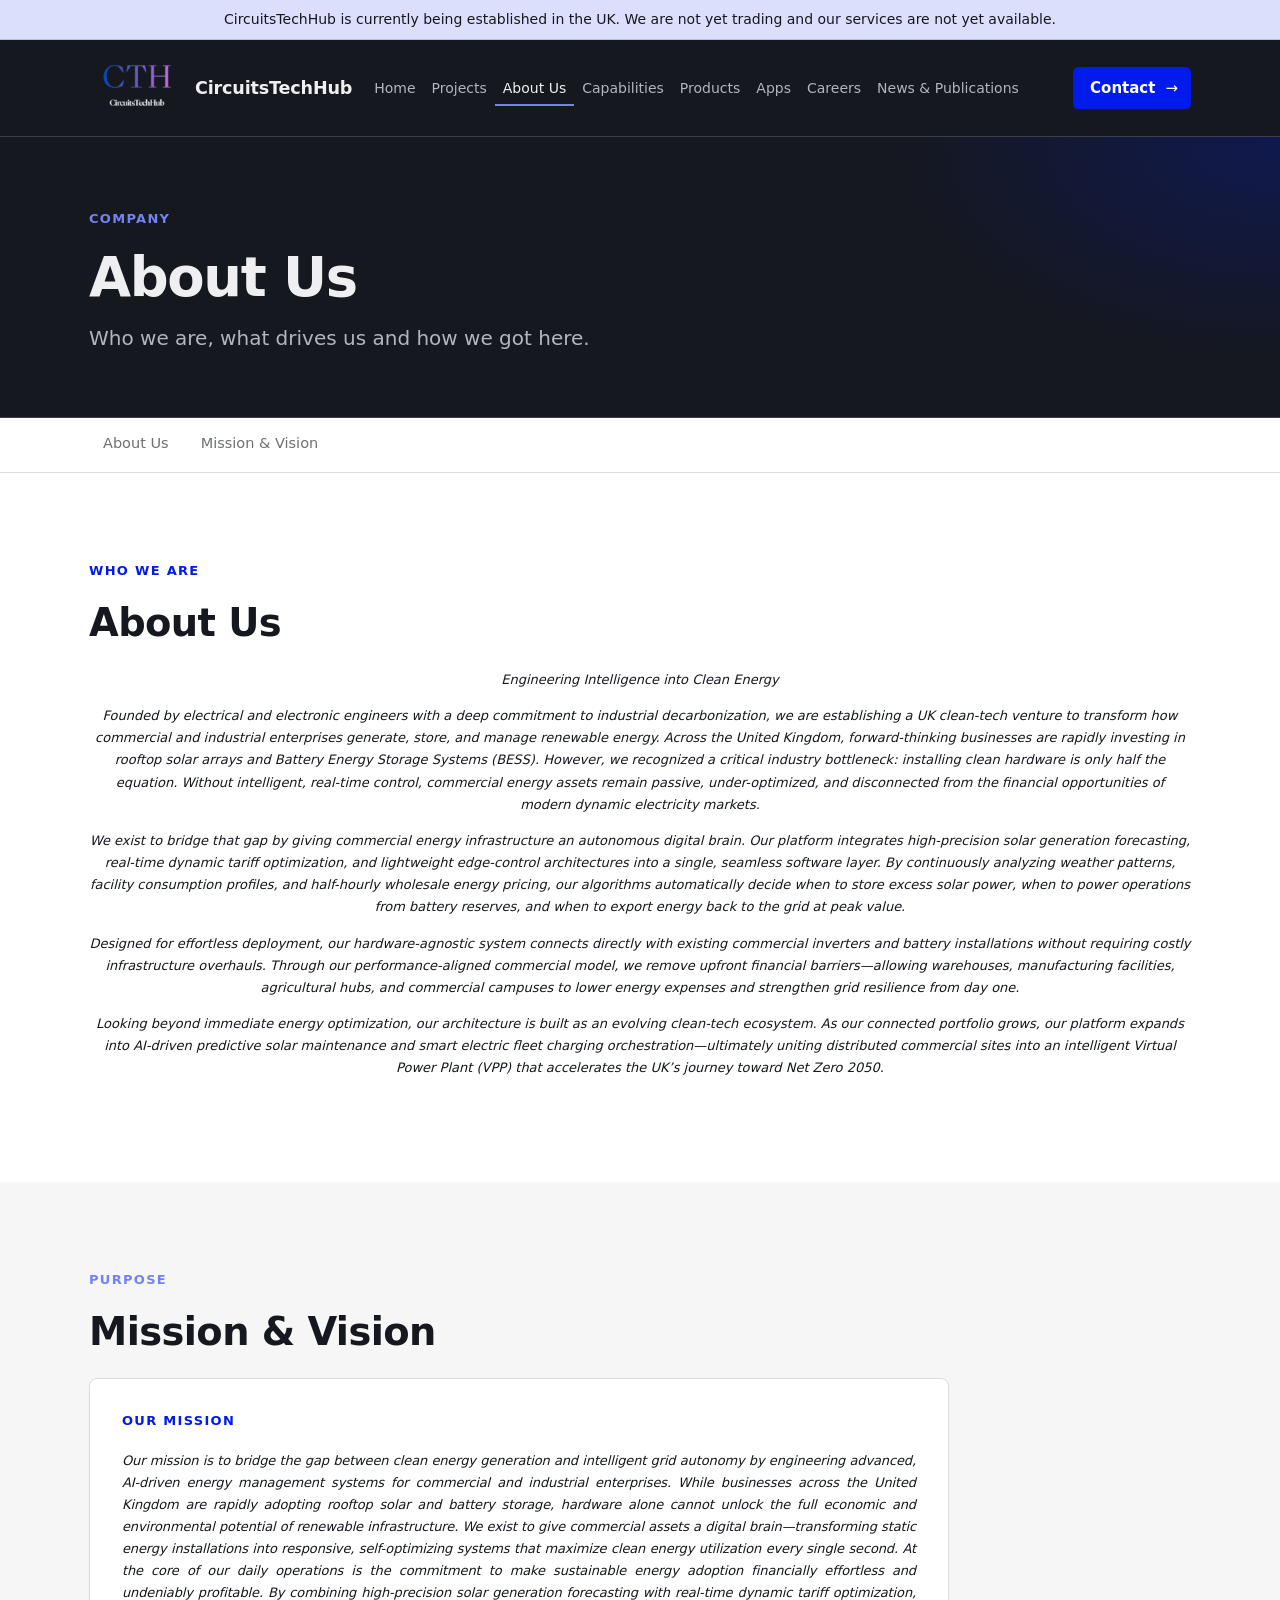
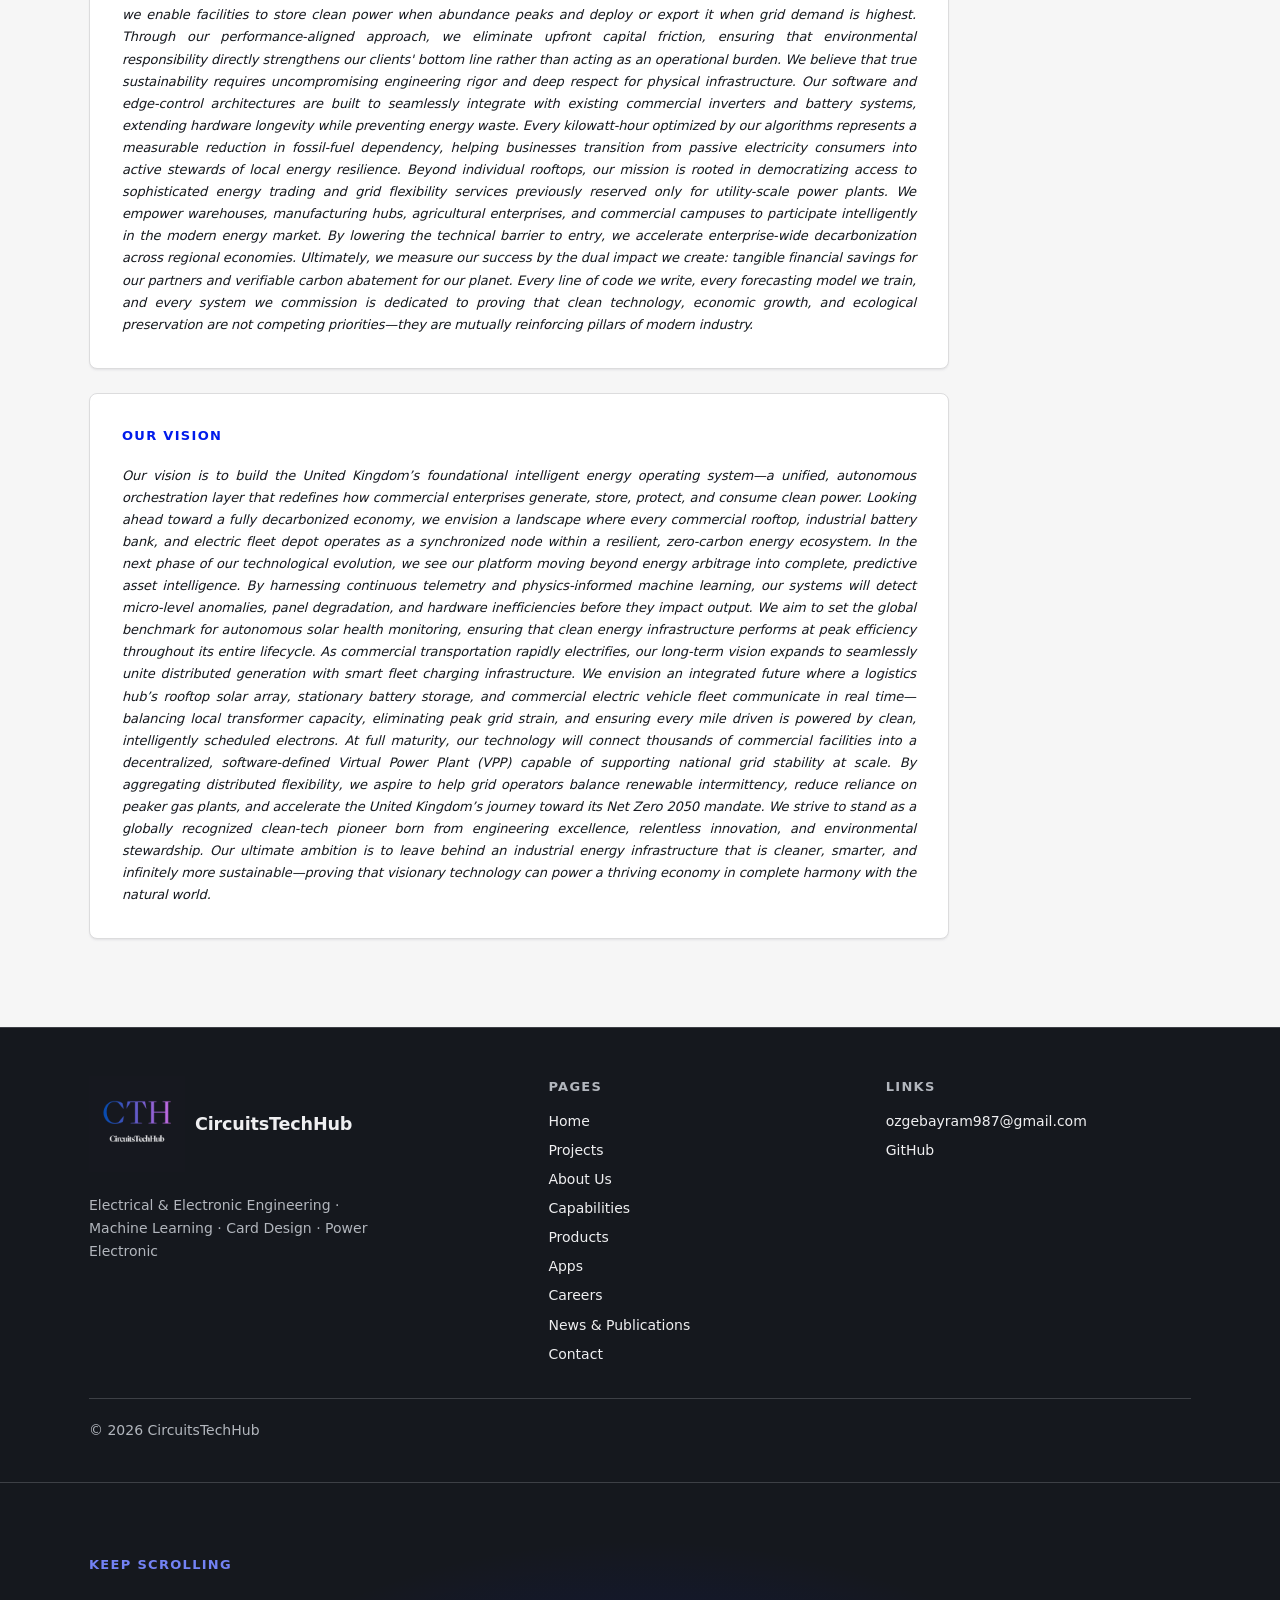
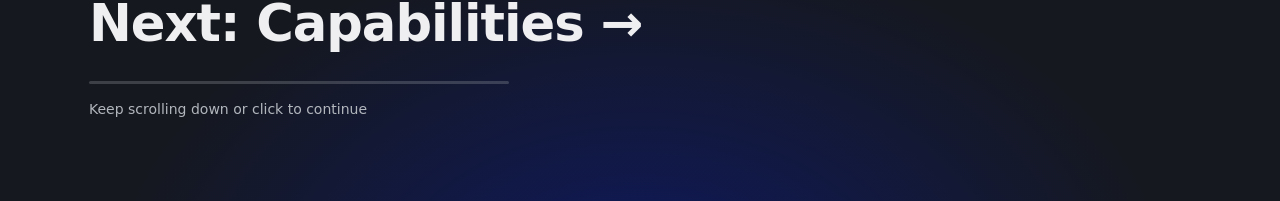
<file: about.html>
<!doctype html>
<html lang="en">
<head>
<meta charset="utf-8">
<meta name="viewport" content="width=device-width, initial-scale=1">
<meta name="description" content="About us: who we are, our mission and vision, references and history.">
<meta property="og:type" content="website">
<meta property="og:description" content="About us: who we are, our mission and vision, references and history.">
<title>Portfolyo</title>
<link rel="canonical" href="https://cth-hello.github.io/about.html">
<link rel="stylesheet" href="css/style.css">
</head>
<body data-page="about">
<script src="data/site-data.js"></script>
<script src="js/shared.js"></script>
<script src="js/site.js"></script>
</body>
</html>
</file>
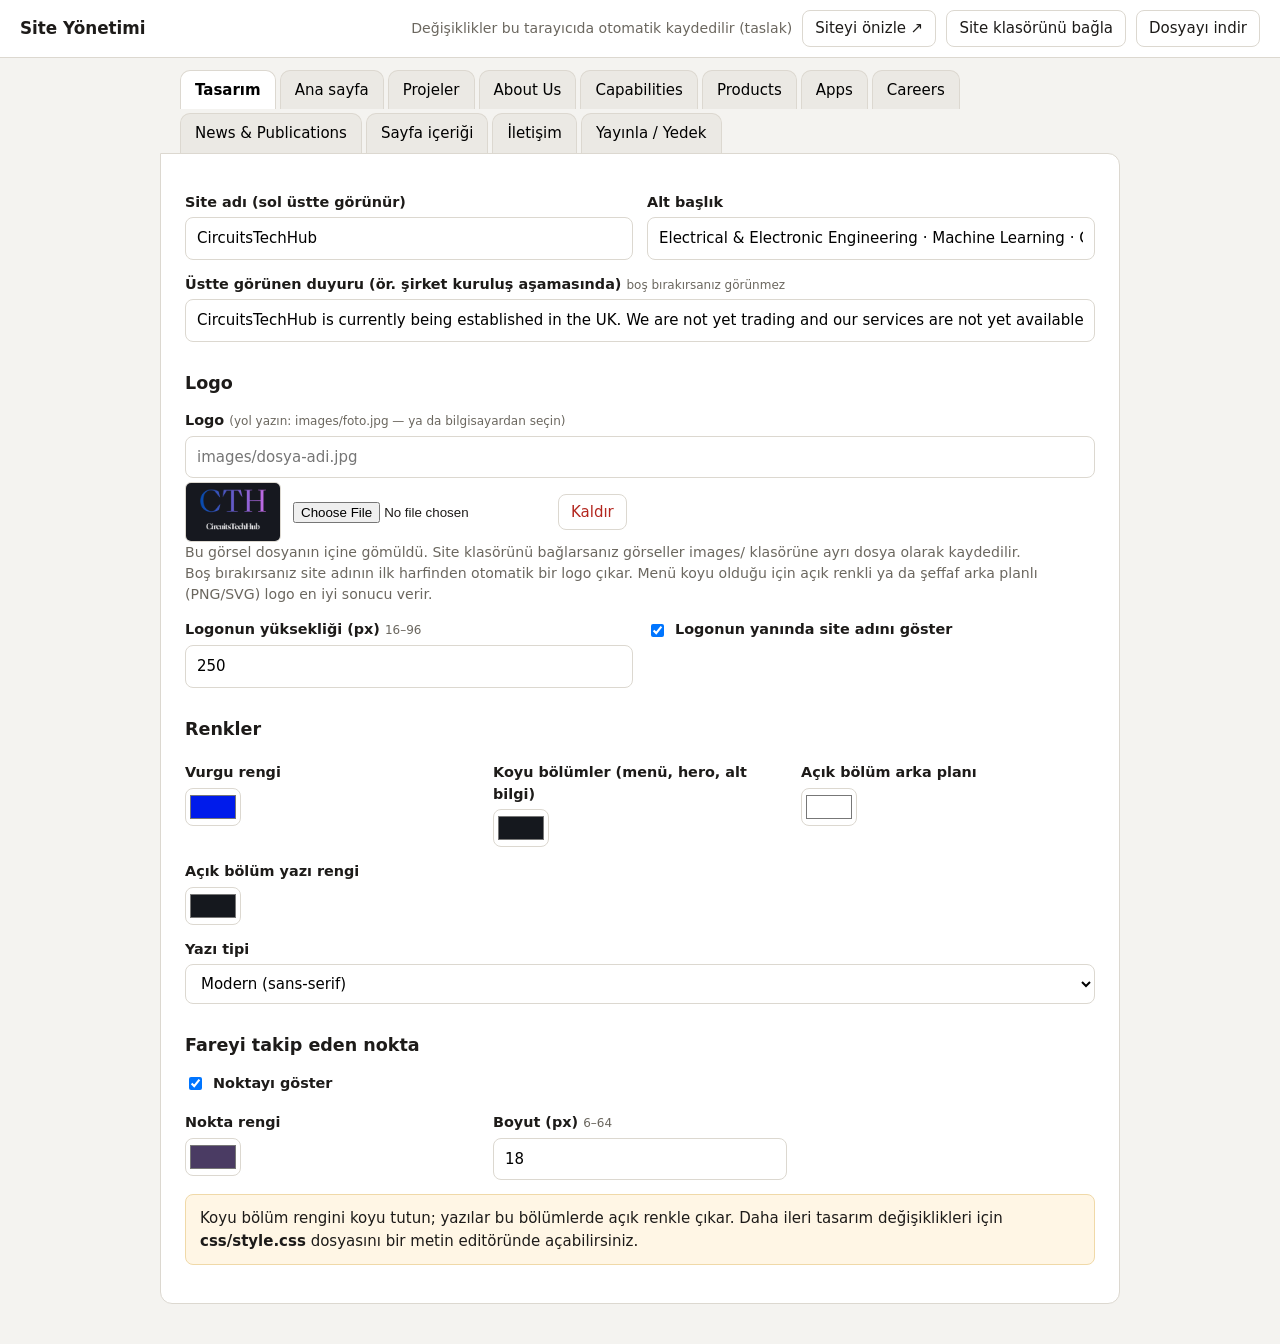
<file: admin.html>
<!doctype html>
<html lang="tr">
<head>
<meta charset="utf-8">
<meta name="viewport" content="width=device-width, initial-scale=1">
<meta name="robots" content="noindex">
<title>Site Yönetimi</title>
<style>
  :root { --bg:#f4f3f0; --card:#fff; --text:#1d1b19; --muted:#6b675f; --border:#dcd8d0; --accent:#7b42bc; }
  * { box-sizing: border-box; }
  body { margin:0; font:15px/1.5 system-ui,-apple-system,"Segoe UI",sans-serif; background:var(--bg); color:var(--text); }
  .top { background:var(--card); border-bottom:1px solid var(--border); padding:10px 20px; display:flex; gap:10px; align-items:center; flex-wrap:wrap; position:sticky; top:0; z-index:5; }
  .top h1 { font-size:1.05rem; margin:0 auto 0 0; }
  .tabs { display:flex; gap:4px; padding:12px 20px 0; flex-wrap:wrap; max-width:960px; margin:0 auto; }
  .tabs button { border:1px solid var(--border); border-bottom:0; background:#ebe9e4; padding:8px 14px; border-radius:10px 10px 0 0; font:inherit; cursor:pointer; }
  .tabs button.on { background:var(--card); font-weight:600; }
  .panel { background:var(--card); border:1px solid var(--border); max-width:960px; margin:0 auto 40px; padding:24px; border-radius:0 12px 12px 12px; }
  .tabs + .panel { margin-top:0; }
  label { display:block; font-weight:600; margin:14px 0 4px; font-size:.9rem; }
  label small { font-weight:400; color:var(--muted); }
  h3 { margin:28px 0 6px; } h4 { margin:20px 0 4px; font-size:.95rem; color:var(--muted); text-transform:uppercase; letter-spacing:.06em; }
  input[type=text], input[type=email], input[type=url], input[type=number], textarea, select { width:100%; padding:9px 11px; border:1px solid var(--border); border-radius:8px; font:inherit; background:#fff; }
  textarea { min-height:110px; resize:vertical; }
  input[type=color] { width:56px; height:38px; padding:2px; border:1px solid var(--border); border-radius:8px; background:#fff; }
  .row { display:grid; gap:14px; grid-template-columns:1fr 1fr; }
  .row3 { display:grid; gap:14px; grid-template-columns:repeat(3,1fr); }
  @media(max-width:700px){ .row,.row3{grid-template-columns:1fr;} }
  .item { border:1px solid var(--border); border-radius:10px; padding:14px 16px; margin:14px 0; background:#fcfbf9; }
  .item .item { background:#fff; }
  .item-head { display:flex; gap:8px; align-items:center; }
  .item-head strong { margin-right:auto; overflow:hidden; text-overflow:ellipsis; white-space:nowrap; }
  button.b, a.b { border:1px solid var(--border); background:#fff; padding:6px 12px; border-radius:8px; font:inherit; cursor:pointer; color:inherit; text-decoration:none; display:inline-block; }
  button.b:hover, a.b:hover { border-color:var(--text); }
  button.b.pri { background:var(--accent); border-color:var(--accent); color:#fff; font-weight:600; }
  button.b.danger { color:#b3261e; }
  button.b:disabled { opacity:.4; cursor:default; }
  .hint { color:var(--muted); font-size:.88rem; }
  .imgrow { display:flex; gap:12px; align-items:center; margin-top:4px; flex-wrap:wrap; }
  .imgrow img { width:96px; height:60px; object-fit:cover; border-radius:6px; border:1px solid var(--border); }
  .imgrow .noimg { width:96px; height:60px; border-radius:6px; border:1px dashed var(--border); display:grid; place-items:center; color:var(--muted); font-size:.75rem; }
  .check { display:flex; gap:8px; align-items:center; font-weight:600; margin-top:14px; }
  .check input { width:auto; }
  .note { background:#fff6e5; border:1px solid #f0d9a8; padding:12px 14px; border-radius:8px; margin:14px 0; }
  .ok { background:#eaf6ee; border:1px solid #b9dfc6; padding:12px 14px; border-radius:8px; margin:14px 0; }
  .dirty { background:#fff1d6; border-bottom:1px solid #f0d9a8; padding:9px 20px; text-align:center; font-size:.92rem; }
  .dirty[hidden] { display:none; }
  details.fmt-box { margin-top:8px; border:1px dashed var(--border); border-radius:8px; padding:8px 12px; background:#faf9f7; }
  details.fmt-box summary { cursor:pointer; font-weight:600; font-size:.88rem; color:var(--muted); }
  ol li, ul li { margin-bottom:6px; }
  .toast { position:fixed; bottom:18px; left:50%; transform:translateX(-50%); background:#1d1b19; color:#fff; padding:9px 18px; border-radius:999px; opacity:0; transition:.2s; pointer-events:none; z-index:20; max-width:92vw; text-align:center; }
  .toast.show { opacity:1; }
  .btns { display:flex; gap:10px; flex-wrap:wrap; margin:10px 0; }
  [hidden] { display:none !important; }
</style>
</head>
<body>
<div class="top">
  <h1>Site Yönetimi</h1>
  <span class="hint" id="status">Değişiklikler bu tarayıcıda otomatik kaydedilir (taslak)</span>
  <a class="b" href="index.html" target="_blank">Siteyi önizle ↗</a>
  <button class="b" id="connect" data-act="connect" hidden>Site klasörünü bağla</button>
  <button class="b pri" id="savefolder" data-act="savefolder" hidden>Klasöre kaydet</button>
  <button class="b" data-act="download">Dosyayı indir</button>
</div>
<div class="dirty" id="dirty" hidden></div>
<div class="tabs" id="tabs"></div>
<div class="panel" id="panel"></div>
<div class="toast" id="toast"></div>

<script src="data/site-data.js"></script>
<script src="js/shared.js"></script>
<script>
(function () {
  var Sh = window.PortfolioShared, KEY = Sh.DRAFT_KEY, TRASH = "portfolio-draft-trash-v1", esc = Sh.esc;
  var $ = function (id) { return document.getElementById(id); };
  var clone = function (o) { return JSON.parse(JSON.stringify(o)); };

  var state = Sh.normalize(Sh.readDraft() || window.SITE_DATA);
  var fileSnapshot = JSON.stringify(Sh.normalize(window.SITE_DATA));   // dosyadaki (yayında olan) içerik

  var tab = "design", blocksPage = "home";
  var tabs = [["design","Tasarım"],["home","Ana sayfa"],["projects","Projeler"],["about","About Us"],["capabilities","Capabilities"],["products","Products"],["apps","Apps"],["careers","Careers"],["news","News & Publications"],["blocks","Sayfa içeriği"],["contact","İletişim"],["publish","Yayınla / Yedek"]];
  var PAGE_OPTIONS = [["home","Home"],["projects","Projects"],["about","About Us"],["capabilities","Capabilities"],["products","Products"],["apps","Apps"],["careers","Careers"],["news","News & Publications"],["contact","Contact"]];
  var ICON_OPTIONS = [["chip","Chip"],["chart","Chart"],["layers","Layers"],["cloud","Cloud"],["bulb","Light bulb"],["shield","Shield"],["code","Code"],["cog","Gear"],["bolt","Bolt"],["globe","Globe"]];
  var FONT_OPTIONS = [["","Varsayılan"],["sans","Modern (sans-serif)"],["serif","Klasik (serif)"],["mono","Teknik (monospace)"]];
  var ALIGN_OPTIONS = [["","Varsayılan"],["left","Sola yaslı"],["center","Ortalı"],["right","Sağa yaslı"],["justify","İki yana yaslı"]];

  var templates = {
    project: function () { return { id: "yeni-proje-" + Date.now().toString(36), title: "New project", summary: "", description: "", tags: [], year: String(new Date().getFullYear()), image: "", link: "", linkLabel: "View project", featured: false, blocks: [] }; },
    skill: function () { return "New skill"; },
    link: function () { return { label: "", url: "https://" }; },
    reference: function () { return { name: "New reference", role: "", quote: "", logo: "" }; },
    history: function () { return { year: String(new Date().getFullYear()), title: "New milestone", text: "" }; },
    capability: function () { return { icon: "bolt", title: "New capability", text: "", tags: [] }; },
    product: function () { return { id: "new-product-" + Date.now().toString(36), name: "New product", tagline: "", description: "", features: [], badge: "", image: "", link: "", linkLabel: "Learn more" }; },
    app: function () { return { id: "new-app-" + Date.now().toString(36), name: "New app", tagline: "", description: "", features: [], badge: "", platform: "Windows / macOS / Linux", version: "1.0", image: "", file: "", downloadLabel: "Download", link: "", linkLabel: "Learn more" }; },
    perk: function () { return { title: "New benefit", text: "" }; },
    job: function () { return { id: "new-job-" + Date.now().toString(36), title: "New position", department: "", location: "", type: "Full-time", description: "", applyLink: "" }; },
    news: function () { return { type: "News", title: "New item", date: "", summary: "", link: "", linkLabel: "Read more", image: "" }; },
    block: function () { return { where: "bottom", heading: "", body: "", fmt: {}, image: "", imageAlt: "", imagePos: "right", imageSize: "medium", files: [] }; },
    file: function () { return { label: "", path: "" }; }
  };

  /* ---------- veri erişimi ---------- */
  function get(path) { return path.split(".").reduce(function (o, k) { return o == null ? o : o[k]; }, state); }
  function set(path, val) {
    var ks = path.split("."), last = ks.pop(), o = state;
    ks.forEach(function (k) { if (o[k] == null || typeof o[k] !== "object") o[k] = {}; o = o[k]; });
    o[last] = val;
  }
  function toast(m) { var t = $("toast"); t.textContent = m; t.className = "toast show"; clearTimeout(toast._t); toast._t = setTimeout(function () { t.className = "toast"; }, 3200); }

  var saveTimer;
  function save() {
    clearTimeout(saveTimer);
    saveTimer = setTimeout(function () {
      try { localStorage.setItem(KEY, JSON.stringify(state)); $("status").textContent = "Taslak kaydedildi (yalnızca bu tarayıcıda)"; }
      catch (e) { $("status").textContent = "⚠ Taslak tarayıcıya sığmadı (görseller/dosyalar büyük). Dosyayı indirin ya da klasörü bağlayın."; }
      updateDirty();
    }, 200);
    updateDirty();
  }
  function updateDirty() {
    var bar = $("dirty"), dirty = JSON.stringify(state) !== fileSnapshot;
    bar.hidden = !dirty;
    if (dirty) bar.innerHTML = "⚠ Değişiklikleriniz henüz <b>site-data.js</b> dosyasına yazılmadı; tarayıcı verisi silinirse kaybolur. " +
      (fsRoot ? '<button class="b pri" data-act="savefolder">Klasöre kaydet</button>' : '<button class="b pri" data-act="download">Dosyayı indir</button> <span class="hint">sonra data klasöründeki eskisinin yerine koyun</span>');
  }

  /* ---------- Site klasörüne doğrudan yazma (Chrome / Edge) ---------- */
  var supportsFS = typeof window.showDirectoryPicker === "function";
  var fsRoot = null, fsStored = null;
  function idb() { return new Promise(function (res, rej) { var r = indexedDB.open("portfolio-admin", 1); r.onupgradeneeded = function () { r.result.createObjectStore("kv"); }; r.onsuccess = function () { res(r.result); }; r.onerror = function () { rej(r.error); }; }); }
  function idbGet(k) { return idb().then(function (db) { return new Promise(function (res, rej) { var q = db.transaction("kv").objectStore("kv").get(k); q.onsuccess = function () { res(q.result); }; q.onerror = function () { rej(q.error); }; }); }); }
  function idbPut(k, v) { return idb().then(function (db) { return new Promise(function (res, rej) { var tx = db.transaction("kv", "readwrite"); tx.objectStore("kv").put(v, k); tx.oncomplete = res; tx.onerror = function () { rej(tx.error); }; }); }); }

  function updateFsUI() {
    var c = $("connect"), s = $("savefolder");
    c.hidden = !supportsFS; s.hidden = !fsRoot;
    c.textContent = fsRoot ? "✓ Klasör bağlı (" + fsRoot.name + ")" : (fsStored ? "Klasöre yeniden bağlan" : "Site klasörünü bağla");
    updateDirty();
  }
  async function useHandle(h) {
    try { await h.getDirectoryHandle("data"); } catch (e) { toast("Bu site klasörü gibi görünmüyor (içinde 'data' klasörü yok). index.html'in bulunduğu klasörü seçin."); return false; }
    fsRoot = h; fsStored = h; try { await idbPut("root", h); } catch (e) {}
    updateFsUI(); return true;
  }
  async function connectFolder() {
    try {
      if (fsStored && !fsRoot) {   // önceden bağlanmıştı: izni yenile
        var p = await fsStored.requestPermission({ mode: "readwrite" });
        if (p === "granted") { fsRoot = fsStored; updateFsUI(); toast("Klasöre bağlanıldı"); return; }
      }
      var h = await window.showDirectoryPicker({ mode: "readwrite" });
      if (await useHandle(h)) toast("Klasör bağlandı. Artık 'Klasöre kaydet' ile doğrudan yazabilirsiniz.");
    } catch (e) { if (e && e.name !== "AbortError") toast("Klasöre bağlanılamadı: " + (e.message || e)); }
  }
  async function writeFile(path, content) {
    var parts = path.split("/"), name = parts.pop(), dir = fsRoot;
    for (var i = 0; i < parts.length; i++) dir = await dir.getDirectoryHandle(parts[i], { create: true });
    var fh = await dir.getFileHandle(name, { create: true }), w = await fh.createWritable();
    await w.write(content); await w.close();
  }
  async function exists(path) {
    var parts = path.split("/"), name = parts.pop(), dir = fsRoot;
    try { for (var i = 0; i < parts.length; i++) dir = await dir.getDirectoryHandle(parts[i]); await dir.getFileHandle(name); return true; } catch (e) { return false; }
  }
  async function saveAsset(file, folder) {          // dosyayı site klasörüne koyar, göreli yolu döndürür
    var raw = file.name.toLowerCase().replace(/ı/g, "i").normalize("NFD").replace(/[̀-ͯ]/g, "").replace(/[^a-z0-9._-]+/g, "-").replace(/^-+|-+$/g, "") || "file";
    var dot = raw.lastIndexOf("."), base = dot > 0 ? raw.slice(0, dot) : raw, ext = dot > 0 ? raw.slice(dot) : "", n = 0, name = raw;
    while (await exists(folder + "/" + name)) { n++; name = base + "-" + n + ext; }
    await writeFile(folder + "/" + name, file);
    return folder + "/" + name;
  }
  function buildDataFile() {
    return "/* Admin sayfasıyla oluşturuldu: " + new Date().toLocaleString("tr-TR") + " */\nwindow.SITE_DATA = " + JSON.stringify(state, null, 2) + ";\n";
  }
  async function saveToFolder() {
    if (!fsRoot) { toast("Önce site klasörünü bağlayın."); return; }
    try {
      await writeFile("data/site-data.js", buildDataFile());
      fileSnapshot = JSON.stringify(state);
      try { localStorage.removeItem(KEY); } catch (e) {}
      $("status").textContent = "Klasöre kaydedildi: data/site-data.js";
      updateDirty(); toast("Kaydedildi. Siteyi yenileyince değişiklikler görünür.");
    } catch (e) { toast("Kaydedilemedi: " + (e.message || e)); }
  }

  /* ---------- Form bileşenleri ---------- */
  function field(label, path, opts) { return "<div>" + field0(label, path, opts) + "</div>"; }   /* her alan tek kutuda: yan yana dizilimler bozulmasın */
  function field0(label, path, opts) {
    opts = opts || {};
    var v = get(path), type = opts.type || "text";
    var hint = opts.hint ? " <small>" + esc(opts.hint) + "</small>" : "";
    if (type === "textarea") return "<label>" + label + hint + '</label><textarea data-path="' + path + '">' + esc(v) + "</textarea>" + (opts.fmt ? styleControls(opts.fmt) : "");
    if (type === "list") return "<label>" + label + hint + '</label><input type="text" data-path="' + path + '" data-list="1" value="' + esc((v || []).join(", ")) + '">';
    if (type === "check") return '<label class="check"><input type="checkbox" data-path="' + path + '"' + (v ? " checked" : "") + "> " + label + "</label>";
    if (type === "color") return "<label>" + label + '</label><input type="color" data-path="' + path + '" value="' + esc(v || "#000000") + '">';
    if (type === "select") return "<label>" + label + '</label><select data-path="' + path + '">' + opts.options.map(function (o) {
      return '<option value="' + o[0] + '"' + (o[0] === (v == null ? "" : v) ? " selected" : "") + ">" + o[1] + "</option>"; }).join("") + "</select>";
    return "<label>" + label + hint + '</label><input type="' + type + '" data-path="' + path + '" value="' + esc(v) + '">';
  }
  /* Yazı biçimi: font, boyut, renk, hizalama, kalın / italik */
  function styleControls(base) {
    var col = get(base + ".color");
    return '<details class="fmt-box"><summary>Yazı biçimi (font, boyut, renk, hizalama)</summary>' +
      '<div class="row3">' + field("Yazı tipi", base + ".font", { type: "select", options: FONT_OPTIONS }) +
      field("Boyut (px, 0 = varsayılan)", base + ".size", { type: "number" }) +
      field("Hizalama", base + ".align", { type: "select", options: ALIGN_OPTIONS }) + "</div>" +
      '<div class="row3"><div><label>Renk ' + (col ? "" : "<small>(ayarlı değil)</small>") + '</label><input type="color" data-path="' + base + '.color" value="' + esc(col || "#1d1b19") + '"></div>' +
      field("Kalın", base + ".bold", { type: "check" }) + field("İtalik", base + ".italic", { type: "check" }) + "</div>" +
      '<div class="btns"><button class="b" data-act="clearval" data-path="' + base + '.color">Rengi sıfırla</button><button class="b" data-act="resetfmt" data-path="' + base + '">Tüm biçimi sıfırla</button></div></details>';
  }
  function imageField(label, path) {
    var v = get(path), embedded = v && v.indexOf("data:") === 0;
    return "<label>" + label + ' <small>(' + (fsRoot ? "seçtiğiniz dosya images/ klasörüne kaydedilir" : "yol yazın: images/foto.jpg — ya da bilgisayardan seçin") + ")</small></label>" +
      '<input type="text" data-path="' + path + '" value="' + (embedded ? "" : esc(v)) + '" placeholder="images/dosya-adi.jpg">' +
      '<div class="imgrow">' + (v ? '<img src="' + esc(v) + '" alt="">' : '<div class="noimg">görsel yok</div>') +
      '<input type="file" accept="image/*" data-img="' + path + '">' +
      (v ? '<button class="b danger" data-act="clearval" data-path="' + path + '">Kaldır</button>' : "") + "</div>" +
      (embedded ? '<div class="hint">Bu görsel dosyanın içine gömüldü. Site klasörünü bağlarsanız görseller images/ klasörüne ayrı dosya olarak kaydedilir.</div>' : "");
  }
  function fileField(label, path) {
    var v = get(path), embedded = v && v.indexOf("data:") === 0;
    return "<label>" + label + ' <small>(' + (fsRoot ? "seçtiğiniz dosya files/ klasörüne kaydedilir" : "yol yazın: files/rapor.pdf — ya da küçük (≤1,2 MB) bir dosya seçin") + ")</small></label>" +
      '<input type="text" data-path="' + path + '" value="' + (embedded ? "" : esc(v)) + '" placeholder="files/dosya-adi.pdf">' +
      '<div class="imgrow"><input type="file" data-file="' + path + '">' + (embedded ? '<span class="hint">✓ dosya gömüldü</span>' : (v ? '<span class="hint">✓ ' + esc(v) + "</span>" : "")) + "</div>";
  }
  function listControls(path, i, n) {
    return '<button class="b" data-act="up" data-path="' + path + '" data-i="' + i + '"' + (i === 0 ? " disabled" : "") + '>↑</button>' +
      '<button class="b" data-act="down" data-path="' + path + '" data-i="' + i + '"' + (i === n - 1 ? " disabled" : "") + '>↓</button>' +
      '<button class="b danger" data-act="del" data-path="' + path + '" data-i="' + i + '">Sil</button>';
  }
  function list(path, tpl, addLabel, titleOf, fieldsOf) {
    if (!Array.isArray(get(path))) set(path, []);
    var arr = get(path), h = "";
    arr.forEach(function (it, i) {
      var b = path + "." + i + ".";
      h += '<div class="item"><div class="item-head"><strong>' + esc(titleOf(it) || "(başlıksız)") + "</strong>" + listControls(path, i, arr.length) + "</div>" + fieldsOf(it, b) + "</div>";
    });
    if (!arr.length) h += '<p class="hint">Henüz kayıt yok.</p>';
    return h + '<button class="b pri" data-act="add" data-path="' + path + '" data-tpl="' + tpl + '">' + addLabel + "</button>";
  }

  /* Sayfa blokları: metin + görsel (konum seçilir) + indirilebilir dosyalar */
  function blocksEditor(path) {
    return list(path, "block", "+ Blok ekle (metin / görsel / dosya)", function (b) { return b.heading || (b.body || "").slice(0, 40) || (b.image ? "Görsel" : "Blok"); }, function (b, base) {
      return '<div class="row">' + field("Başlık (isteğe bağlı)", base + "heading") +
        field("Sayfadaki yeri", base + "where", { type: "select", options: [["bottom", "Sayfanın altı (Next çubuğunun üstü)"], ["top", "Sayfanın üstü (başlık bandının hemen altı)"]] }) + "</div>" +
        field("Metin", base + "body", { type: "textarea", hint: "boş satır = yeni paragraf", fmt: base + "fmt" }) +
        "<h4>Görsel</h4>" + imageField("Görsel", base + "image") +
        '<div class="row3">' + field("Alt yazı", base + "imageAlt", { hint: "görselin altında görünür" }) +
        field("Görselin konumu", base + "imagePos", { type: "select", options: [["right", "Sağda (metin solda)"], ["left", "Solda (metin sağda)"], ["above", "Metnin üstünde"], ["below", "Metnin altında"], ["center", "Ortada (metnin üstünde)"], ["full", "Tam genişlik (metnin üstünde)"]] }) +
        field("Görsel boyutu", base + "imageSize", { type: "select", options: [["small", "Küçük"], ["medium", "Orta"], ["large", "Büyük"]] }) + "</div>" +
        "<h4>İndirilebilir dosyalar</h4>" +
        list(base + "files", "file", "+ Dosya ekle", function (f) { return f.label || f.path; }, function (f, fb) { return field("Görünen ad", fb + "label") + fileField("Dosya", fb + "path"); });
    });
  }

  /* ---------- Sekmeler ---------- */
  var views = {
    design: function () {
      return '<div class="row">' + field("Site adı (sol üstte görünür)", "settings.siteName") + field("Alt başlık", "settings.tagline") + "</div>" +
        field("Üstte görünen duyuru (ör. şirket kuruluş aşamasında)", "settings.statusNote", { hint: "boş bırakırsanız görünmez" }) + "<h3>Logo</h3>" + imageField("Logo", "settings.logo") +
        '<div class="hint">Boş bırakırsanız site adının ilk harfinden otomatik bir logo çıkar. Menü koyu olduğu için açık renkli ya da şeffaf arka planlı (PNG/SVG) logo en iyi sonucu verir.</div>' +
        '<div class="row">' + field("Logonun yüksekliği (px)", "settings.logoHeight", { type: "number", hint: "16–96" }) + "<div>" + field("Logonun yanında site adını göster", "settings.logoShowName", { type: "check" }) + "</div></div>" +
        "<h3>Renkler</h3>" +
        '<div class="row3">' + field("Vurgu rengi", "settings.accent", { type: "color" }) + field("Koyu bölümler (menü, hero, alt bilgi)", "settings.dark", { type: "color" }) + field("Açık bölüm arka planı", "settings.bg", { type: "color" }) + "</div>" +
        field("Açık bölüm yazı rengi", "settings.text", { type: "color" }) +
        field("Yazı tipi", "settings.font", { type: "select", options: [["sans", "Modern (sans-serif)"], ["serif", "Klasik (serif)"], ["mono", "Teknik (monospace)"]] }) +
        "<h3>Fareyi takip eden nokta</h3>" + field("Noktayı göster", "settings.cursorEnabled", { type: "check" }) +
        '<div class="row3">' + field("Nokta rengi", "settings.cursorColor", { type: "color" }) + field("Boyut (px)", "settings.cursorSize", { type: "number", hint: "6–64" }) + "<div></div></div>" +
        '<div class="note">Koyu bölüm rengini koyu tutun; yazılar bu bölümlerde açık renkle çıkar. Daha ileri tasarım değişiklikleri için <b>css/style.css</b> dosyasını bir metin editöründe açabilirsiniz.</div>';
    },
    home: function () {
      return field("Üst küçük etiket", "home.heroEyebrow") + field("Ana başlık", "home.heroTitle") + field("Tanıtım metni", "home.heroText", { type: "textarea", fmt: "textStyles.home_heroText" }) +
        '<div class="row">' + field("Buton yazısı", "home.ctaText") + field("“Öne çıkan projeler” başlığı", "home.featuredTitle") + "</div>" +
        "<h3>Alttaki çağrı bandı</h3>" + field("Başlık", "home.bandTitle") + field("Metin", "home.bandText") + field("Buton yazısı", "home.bandButton") +
        '<p class="hint">Hangi projelerin ana sayfada görüneceğini “Projeler” sekmesinde, her projedeki “Ana sayfada göster” kutusuyla seçersiniz. Ana sayfaya metin, görsel ya da dosya eklemek için “Sayfa içeriği” sekmesini kullanın.</p>';
    },
    projects: function () {
      return '<p class="hint">Her projeye ayrıca metin, görsel ve indirilebilir dosya blokları ekleyebilirsiniz (proje sayfasında görünür).</p>' +
        list("projects", "project", "+ Yeni proje ekle", function (p) { return p.title; }, function (p, b) {
          return field("Başlık", b + "title") + field("Kısa özet (kartta görünür)", b + "summary") +
            field("Ayrıntılı açıklama", b + "description", { type: "textarea", hint: "boş satır = yeni paragraf", fmt: b + "descFmt" }) +
            '<div class="row">' + field("Etiketler", b + "tags", { type: "list", hint: "virgülle ayırın" }) + field("Yıl", b + "year") + "</div>" +
            imageField("Kapak görseli", b + "image") +
            '<div class="row">' + field("Dış bağlantı", b + "link", { type: "url", hint: "GitHub, makale, demo… (boş bırakılabilir)" }) + field("Bağlantı buton yazısı", b + "linkLabel") + "</div>" +
            '<div class="row">' + field("Sayfa adresi kimliği", b + "id", { hint: "küçük harf, boşluksuz" }) + "<div>" + field("Ana sayfada göster", b + "featured", { type: "check" }) + "</div></div>" +
            "<h4>Bu projeye ek içerik (metin / görsel / dosya)</h4>" + blocksEditor(b + "blocks");
        });
    },
    about: function () {
      return field("Sayfa başlığı", "about.title") + field("Başlık altı kısa cümle", "about.lead") +
        "<h3>About Us</h3>" + field("Metin", "about.intro", { type: "textarea", hint: "boş satır = yeni paragraf", fmt: "textStyles.about_intro" }) +
        "<h3>Mission &amp; Vision</h3>" + field("Mission", "about.mission", { type: "textarea", fmt: "textStyles.about_mission" }) + field("Vision", "about.vision", { type: "textarea", fmt: "textStyles.about_vision" }) +
        "<h3>Our References</h3>" + '<p class="hint">Yalnızca gerçek müşteri/iş ortaklarını ve izin aldığınız alıntıları ekleyin.</p>' +
        list("about.references", "reference", "+ Referans ekle", function (r) { return r.name; }, function (r, b) {
          return '<div class="row">' + field("Ad / kurum", b + "name") + field("Unvan / sektör", b + "role") + "</div>" + field("Alıntı", b + "quote", { type: "textarea" }) + imageField("Logo (isteğe bağlı)", b + "logo");
        }) +
        "<h3>Our History</h3>" +
        list("about.history", "history", "+ Tarihçe satırı ekle", function (t) { return t.year + " — " + t.title; }, function (t, b) {
          return '<div class="row">' + field("Yıl", b + "year") + field("Başlık", b + "title") + "</div>" + field("Açıklama", b + "text", { type: "textarea" });
        });
    },
    capabilities: function () {
      return field("Sayfa başlığı", "capabilities.title") + field("Giriş metni", "capabilities.intro", { type: "textarea", fmt: "textStyles.capabilities_intro" }) + "<h3>Yetkinlikler</h3>" +
        list("capabilities.items", "capability", "+ Yetkinlik ekle", function (c) { return c.title; }, function (c, b) {
          return '<div class="row">' + field("Başlık", b + "title") + field("Simge", b + "icon", { type: "select", options: ICON_OPTIONS }) + "</div>" +
            field("Açıklama", b + "text", { type: "textarea" }) + field("Etiketler", b + "tags", { type: "list", hint: "virgülle ayırın" });
        });
    },
    products: function () {
      return field("Sayfa başlığı", "products.title") + field("Giriş metni", "products.intro", { type: "textarea", fmt: "textStyles.products_intro" }) + "<h3>Ürünler</h3>" +
        list("products.items", "product", "+ Ürün ekle", function (p) { return p.name; }, function (p, b) {
          return '<div class="row">' + field("Ürün adı", b + "name") + field("Kısa slogan", b + "tagline") + "</div>" +
            field("Açıklama", b + "description", { type: "textarea" }) +
            '<div class="row">' + field("Özellikler", b + "features", { type: "list", hint: "virgülle ayırın" }) + field("Rozet (ör. New)", b + "badge") + "</div>" +
            imageField("Ürün görseli", b + "image") +
            '<div class="row">' + field("Bağlantı", b + "link", { type: "url", hint: "boş bırakılabilir" }) + field("Bağlantı buton yazısı", b + "linkLabel") + "</div>";
        });
    },
    apps: function () {
      return field("Sayfa başlığı", "apps.title") + field("Giriş metni", "apps.intro", { type: "textarea", fmt: "textStyles.apps_intro" }) + "<h3>Uygulamalar</h3>" +
        '<p class="hint">Her uygulama için indirilebilir dosya yükleyin (zip, html, exe…). Klasör bağlıysa dosya files/ klasörüne kaydedilir.</p>' +
        list("apps.items", "app", "+ Uygulama ekle", function (p) { return p.name; }, function (p, b) {
          return '<div class="row">' + field("Uygulama adı", b + "name") + field("Kısa slogan", b + "tagline") + "</div>" +
            field("Açıklama", b + "description", { type: "textarea" }) +
            '<div class="row3">' + field("Platform", b + "platform") + field("Sürüm", b + "version") + field("Rozet (ör. New)", b + "badge") + "</div>" +
            field("Özellikler", b + "features", { type: "list", hint: "virgülle ayırın" }) + imageField("Görsel / ikon", b + "image") +
            fileField("İndirilecek dosya", b + "file") + '<div class="row">' + field("İndirme buton yazısı", b + "downloadLabel") + field("Ek bağlantı (isteğe bağlı)", b + "link", { type: "url" }) + "</div>";
        });
    },
    careers: function () {
      return field("Sayfa başlığı", "careers.title") + field("Giriş metni", "careers.intro", { type: "textarea", fmt: "textStyles.careers_intro" }) +
        field("Başvuru e-postası", "careers.applyEmail", { type: "email", hint: "boşsa İletişim sayfasındaki e-posta kullanılır" }) +
        "<h3>Why join us</h3>" + list("careers.perks", "perk", "+ Avantaj ekle", function (p) { return p.title; }, function (p, b) { return field("Başlık", b + "title") + field("Metin", b + "text"); }) +
        "<h3>Open positions</h3>" +
        list("careers.jobs", "job", "+ İş ilanı ekle", function (j) { return j.title; }, function (j, b) {
          return field("Pozisyon", b + "title") + '<div class="row3">' + field("Departman", b + "department") + field("Konum", b + "location") + field("Tür", b + "type") + "</div>" +
            field("Açıklama", b + "description", { type: "textarea" }) + field("Başvuru bağlantısı", b + "applyLink", { type: "url", hint: "boşsa e-posta ile başvuru butonu çıkar" });
        });
    },
    news: function () {
      return field("Sayfa başlığı", "news.title") + field("Giriş metni", "news.intro", { type: "textarea", fmt: "textStyles.news_intro" }) + "<h3>Haberler ve yayınlar</h3>" +
        '<p class="hint">“Tür” alanına yazdığınız her kelime (News, Publication, Press…) sayfada filtre düğmesi olur. En üstteki kayıt sayfada en üstte görünür.</p>' +
        list("news.items", "news", "+ Haber / yayın ekle", function (n) { return n.title; }, function (n, b) {
          return '<div class="row3">' + field("Tür", b + "type") + field("Tarih", b + "date", { hint: "ör. 12 Oct 2026" }) + "<div></div></div>" +
            field("Başlık", b + "title") + field("Özet", b + "summary", { type: "textarea" }) + imageField("Görsel (isteğe bağlı)", b + "image") +
            '<div class="row">' + field("Bağlantı", b + "link", { type: "url" }) + field("Bağlantı yazısı", b + "linkLabel") + "</div>";
        });
    },
    blocks: function () {
      return "<h3>Sayfa içeriği</h3>" +
        '<p class="hint">Seçtiğiniz sayfaya istediğiniz kadar blok ekleyin. Her blok; başlık, biçimlendirilebilir metin (font, boyut, renk, sola/ortaya/sağa/iki yana yaslı), konumunu seçebildiğiniz bir görsel ve indirilebilir dosyalardan oluşur. Hepsi isteğe bağlıdır: yalnızca görsel, yalnızca metin ya da yalnızca dosya da olabilir.</p>' +
        '<label>Hangi sayfa?</label><select data-bp="1">' + PAGE_OPTIONS.map(function (o) { return '<option value="' + o[0] + '"' + (o[0] === blocksPage ? " selected" : "") + ">" + o[1] + "</option>"; }).join("") + "</select>" +
        '<div style="margin-top:12px">' + blocksEditor("pageBlocks." + blocksPage) + "</div>" +
        '<p class="hint">Proje sayfalarına blok eklemek için “Projeler” sekmesinde ilgili projeyi açın.</p>';
    },
    contact: function () {
      var h = field("Başlık", "contact.title") + field("Metin", "contact.text", { type: "textarea", fmt: "textStyles.contact_text" }) + field("E-posta", "contact.email", { type: "email" }) + field("Adres", "contact.address", { type: "textarea", hint: "isteğe bağlı" }) + "<h3>Bağlantılar</h3>";
      state.contact.links.forEach(function (l, i) {
        var b = "contact.links." + i + ".";
        h += '<div class="item"><div class="item-head"><strong>' + esc(l.label || "(adsız)") + "</strong>" + listControls("contact.links", i, state.contact.links.length) + "</div>" +
          '<div class="row">' + field("Ad", b + "label") + field("Adres", b + "url", { type: "url" }) + "</div></div>";
      });
      return h + '<button class="b" data-act="add" data-path="contact.links" data-tpl="link">+ Bağlantı ekle</button>';
    },
    publish: function () {
      var trash = null; try { trash = localStorage.getItem(TRASH); } catch (e) {}
      return "<h2>Değişiklikleri siteye yazma</h2>" +
        '<div class="note"><b>Önemli:</b> Panelde yaptığınız değişiklikler önce yalnızca bu tarayıcıda “taslak” olarak durur. <b>Site dosyasına yazmazsanız</b> (aşağıdaki A ya da B) tarayıcı verisini silince ya da “taslağı sil”e basınca kaybolurlar.</div>' +
        "<h3>A) Klasöre doğrudan kaydet (Chrome / Edge, önerilen)</h3>" +
        (supportsFS
          ? "<ol><li>Üstteki <b>“Site klasörünü bağla”</b> düğmesine basın ve <code>index.html</code>’in bulunduğu klasörü seçin, izin verin.</li><li>Artık yüklediğiniz görseller <code>images/</code>, dosyalar <code>files/</code> klasörüne kendiliğinden kaydedilir.</li><li><b>“Klasöre kaydet”</b> (ya da Ctrl+S) <code>data/site-data.js</code> dosyasını doğrudan günceller. Kopyalamanız gerekmez.</li></ol>" +
            (fsRoot ? '<div class="ok">✓ Klasör bağlı: <b>' + esc(fsRoot.name) + '</b></div><div class="btns"><button class="b pri" data-act="savefolder">Klasöre kaydet</button></div>' : "")
          : '<div class="note">Bu tarayıcı klasöre doğrudan yazmayı desteklemiyor (Firefox / Safari). Chrome ya da Edge kullanın, ya da B seçeneğini izleyin.</div>') +
        "<h3>B) Dosyayı indirip yerine koyma</h3>" +
        "<ol><li><b>“Dosyayı indir”</b> ile <code>site-data.js</code>’i indirin.</li><li>Site klasöründeki <code>data</code> klasörüne kopyalayıp eskisinin üzerine yazın.</li><li>Yüklediğiniz görsel/dosyalar bu yolda dosyanın içine gömülür (küçük dosyalar); büyükleri <code>images/</code> ya da <code>files/</code> klasörüne elle koyup yolunu yazın.</li></ol>" +
        '<div class="btns"><button class="b pri" data-act="download">Dosyayı indir</button></div>' +
        "<h3>Yedek</h3>" +
        '<p class="hint">Yedek, tüm içeriğinizi tek bir dosyada tutar. Önemli değişikliklerden önce indirin.</p>' +
        '<div class="btns"><button class="b" data-act="exportbackup">Yedeği indir (.json)</button><label class="b" style="margin:0;font-weight:400">Yedekten yükle <input type="file" accept=".json,.js" data-import="1" hidden></label></div>' +
        "<h3>Taslağı sil</h3>" +
        '<p class="hint">Taslak silinirse panel, <code>data/site-data.js</code> dosyasındaki haline döner.</p>' +
        '<div class="btns"><button class="b danger" data-act="reset">Taslağı sil ve dosyadaki haline dön</button>' +
        (trash ? '<button class="b pri" data-act="restoretrash">↩ Son silinen taslağı geri yükle</button>' : "") + "</div>" +
        '<p class="hint">Yönetim sayfasını (<code>admin.html</code>) herkese açık sitede yayınlamak istemezseniz yüklerken klasörden çıkarabilirsiniz; sitenin geri kalanı ona ihtiyaç duymaz.</p>';
    }
  };

  function render() {
    $("tabs").innerHTML = tabs.map(function (t) { return '<button data-tab="' + t[0] + '" class="' + (t[0] === tab ? "on" : "") + '">' + t[1] + "</button>"; }).join("");
    $("panel").innerHTML = views[tab]();
    updateDirty();
  }

  function download() {
    var a = document.createElement("a");
    a.href = URL.createObjectURL(new Blob([buildDataFile()], { type: "text/javascript" }));
    a.download = "site-data.js"; document.body.appendChild(a); a.click(); a.remove();
    toast("site-data.js indirildi. data klasöründeki eskisinin yerine koyun.");
  }
  function exportBackup() {
    var d = new Date(), p = function (n) { return String(n).padStart(2, "0"); };
    var a = document.createElement("a");
    a.href = URL.createObjectURL(new Blob([JSON.stringify(state, null, 2)], { type: "application/json" }));
    a.download = "site-yedek-" + d.getFullYear() + p(d.getMonth() + 1) + p(d.getDate()) + "-" + p(d.getHours()) + p(d.getMinutes()) + ".json";
    document.body.appendChild(a); a.click(); a.remove(); toast("Yedek indirildi");
  }
  function stash() { try { localStorage.setItem(TRASH, JSON.stringify(state)); } catch (e) {} }   // geri alınabilsin diye

  /* ---------- Olaylar ---------- */
  document.addEventListener("input", function (e) {
    var el = e.target, path = el.getAttribute("data-path");
    if (!path) return;
    var v = el.type === "checkbox" ? el.checked : (el.type === "number" ? (parseFloat(el.value) || 0) : el.value);
    if (el.hasAttribute("data-list")) v = v.split(",").map(function (s) { return s.trim(); }).filter(Boolean);
    set(path, v); save();
  });

  document.addEventListener("change", async function (e) {
    var el = e.target, f = el.files && el.files[0];
    if (el.hasAttribute("data-bp")) { blocksPage = el.value; render(); return; }
    if (el.hasAttribute("data-import") && f) {
      try {
        var txt = await f.text(), a = txt.indexOf("{"), z = txt.lastIndexOf("}");
        var obj = JSON.parse(txt.slice(a, z + 1));
        if (!obj || typeof obj !== "object" || !obj.settings) throw new Error("geçerli bir site yedeği değil");
        if (!confirm("Mevcut taslağın yerine bu yedek yüklensin mi? (Şimdiki taslak 'son silinen taslak' olarak saklanır.)")) return;
        stash(); state = Sh.normalize(obj); save(); render(); toast("Yedek yüklendi");
      } catch (err) { toast("Yedek okunamadı: " + err.message); }
      return;
    }
    var ip = el.getAttribute("data-img"), fp = el.getAttribute("data-file");
    if (!f || (!ip && !fp)) return;
    try {
      if (fp) {                                                                 // belge / dosya
        if (fsRoot) set(fp, await saveAsset(f, "files"));
        else if (f.size <= 1.2 * 1024 * 1024) set(fp, await new Promise(function (res, rej) { var r = new FileReader(); r.onload = function () { res(r.result); }; r.onerror = rej; r.readAsDataURL(f); }));
        else { toast("Dosya büyük (" + (f.size / 1048576).toFixed(1) + " MB). 'Site klasörünü bağla' ile yükleyin ya da dosyayı files/ klasörüne elle koyup yolunu yazın."); return; }
        var lp = fp.replace(/\.path$/, ".label");
        if (lp !== fp && !get(lp)) set(lp, f.name.replace(/\.[^.]+$/, ""));
        save(); render(); return;
      }
      /* görsel */
      if (fsRoot) { set(ip, await saveAsset(f, "images")); save(); render(); return; }
      var isLogo = ip === "settings.logo" || /\.logo$/.test(ip);
      var data = await new Promise(function (res, rej) { var r = new FileReader(); r.onload = function () { res(r.result); }; r.onerror = rej; r.readAsDataURL(f); });
      if (f.type === "image/svg+xml") { set(ip, data); save(); render(); return; }
      var img = await new Promise(function (res, rej) { var i = new Image(); i.onload = function () { res(i); }; i.onerror = rej; i.src = data; });
      var max = isLogo ? 512 : 1400, r = Math.min(1, max / Math.max(img.width, img.height));
      var c = document.createElement("canvas"); c.width = Math.round(img.width * r); c.height = Math.round(img.height * r);
      c.getContext("2d").drawImage(img, 0, 0, c.width, c.height);
      set(ip, isLogo ? c.toDataURL("image/png") : c.toDataURL("image/jpeg", 0.82)); save(); render();
    } catch (err) { toast("Yüklenemedi: " + (err.message || err)); }
  });

  document.addEventListener("click", async function (e) {
    var t = e.target.closest("[data-tab]");
    if (t) { tab = t.getAttribute("data-tab"); render(); window.scrollTo(0, 0); return; }
    var b = e.target.closest("[data-act]"); if (!b) return;
    var act = b.getAttribute("data-act"), path = b.getAttribute("data-path"), i = +b.getAttribute("data-i");
    if (act === "download") { download(); return; }
    if (act === "exportbackup") { exportBackup(); return; }
    if (act === "connect") { await connectFolder(); render(); return; }
    if (act === "savefolder") { await saveToFolder(); return; }
    var sc = window.scrollY;
    if (act === "add") { get(path).push(templates[b.getAttribute("data-tpl")]()); }
    else if (act === "del") { if (!confirm("Silinsin mi?")) return; get(path).splice(i, 1); }
    else if (act === "up" || act === "down") { var a = get(path), j = act === "up" ? i - 1 : i + 1; var x = a[i]; a[i] = a[j]; a[j] = x; }
    else if (act === "clearval") { set(path, ""); }
    else if (act === "resetfmt") { set(path, {}); }
    else if (act === "reset") {
      if (!confirm("Taslak silinecek ve panel, data/site-data.js dosyasındaki haline dönecek.\n\nDosyaya yazmadığınız (klasöre kaydetmediğiniz ya da indirip yerine koymadığınız) tüm değişiklikler kaybolur.\nSilmeden önce 'Yedeği indir'i öneririz. (Silinen taslağı bu sayfadan geri yükleyebilirsiniz.)\n\nDevam edilsin mi?")) return;
      stash(); try { localStorage.removeItem(KEY); } catch (e2) {}
      state = Sh.normalize(clone(window.SITE_DATA)); toast("Taslak silindi. Yayınla / Yedek sekmesinden geri yükleyebilirsiniz."); render(); return;
    }
    else if (act === "restoretrash") {
      try { state = Sh.normalize(JSON.parse(localStorage.getItem(TRASH))); localStorage.removeItem(TRASH); save(); toast("Son silinen taslak geri yüklendi"); render(); } catch (e3) { toast("Geri yüklenemedi"); }
      return;
    }
    save(); render(); window.scrollTo(0, act === "add" ? document.body.scrollHeight : sc);
  });

  document.addEventListener("keydown", function (e) {
    if ((e.ctrlKey || e.metaKey) && e.key.toLowerCase() === "s") { e.preventDefault(); if (fsRoot) saveToFolder(); else toast("Klasör bağlı değil. Üstteki 'Dosyayı indir'i kullanın ya da klasörü bağlayın."); }
  });

  render();
  updateFsUI();
  if (supportsFS) {
    idbGet("root").then(async function (h) {
      if (!h) return; fsStored = h;
      try { if ((await h.queryPermission({ mode: "readwrite" })) === "granted") fsRoot = h; } catch (e) {}
      updateFsUI(); if (tab === "publish") render();
    }).catch(function () {});
  }
})();
</script>
</body>
</html>
</file>
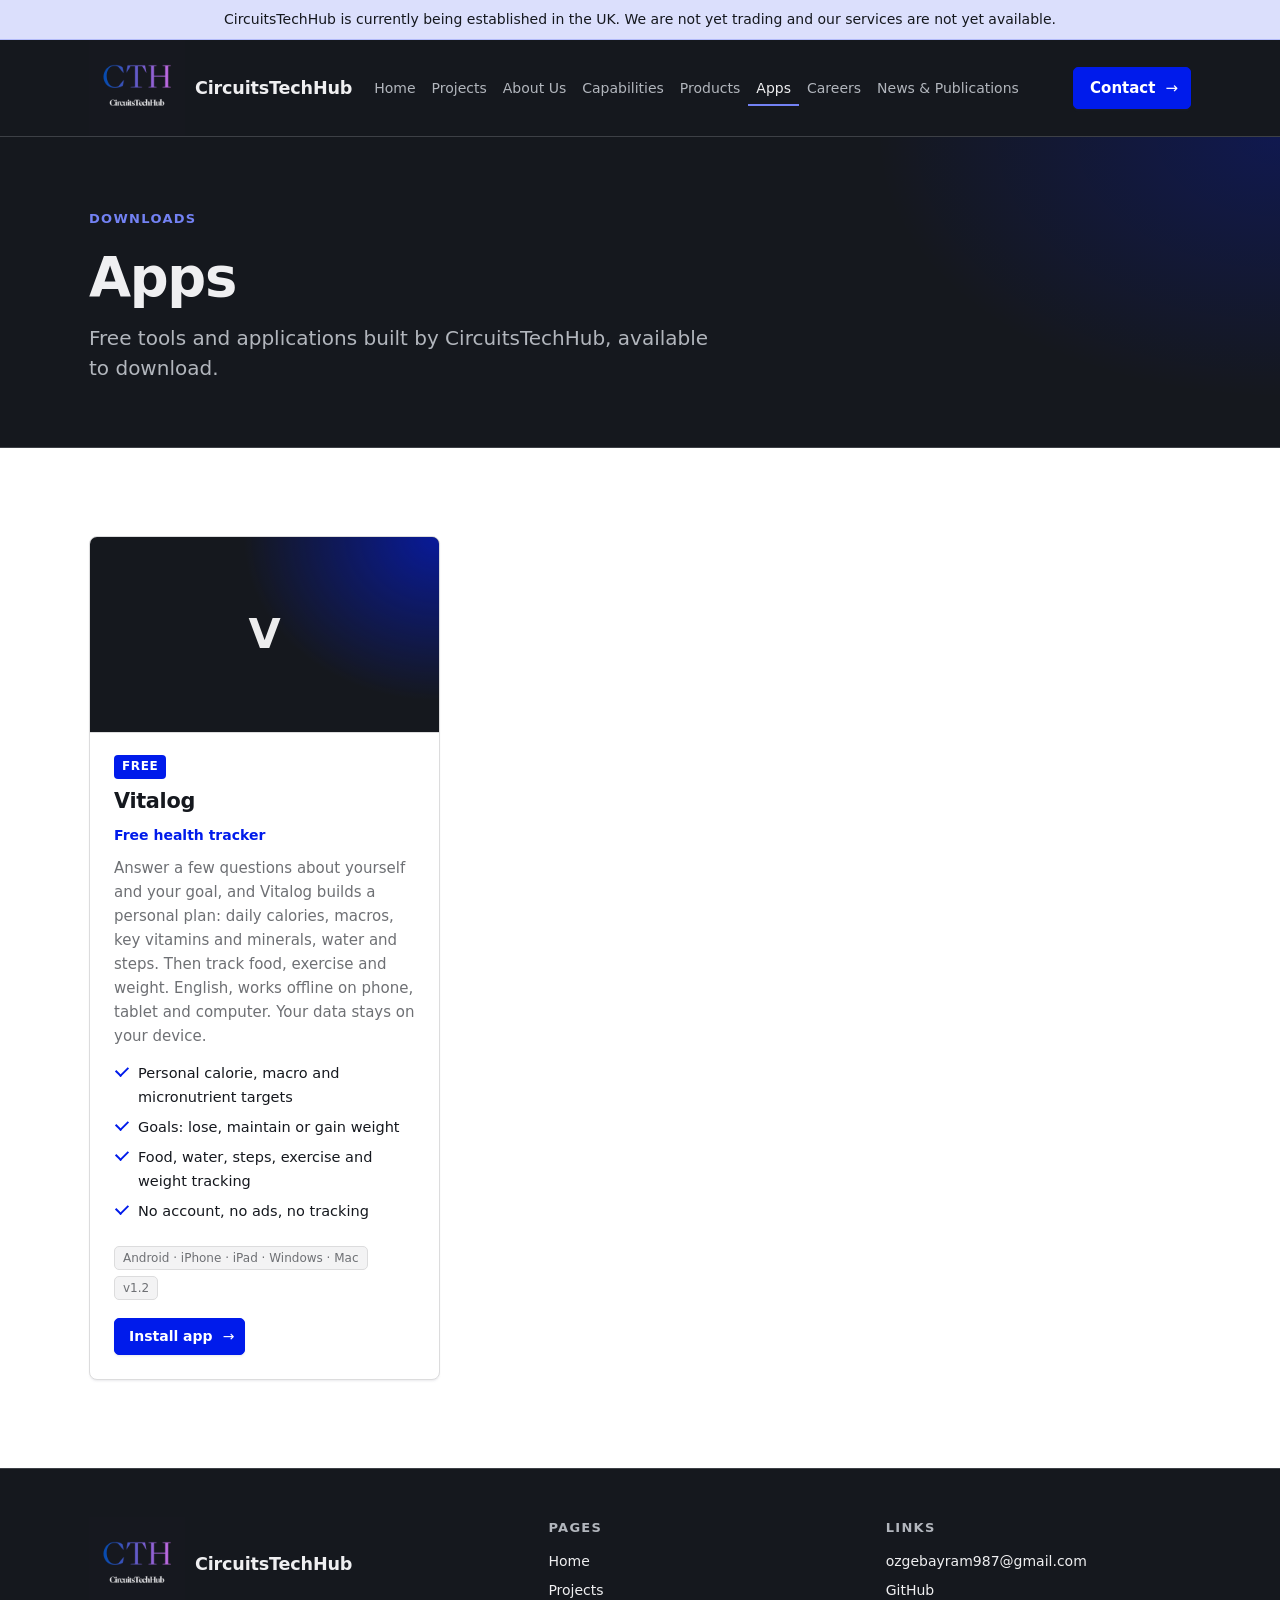
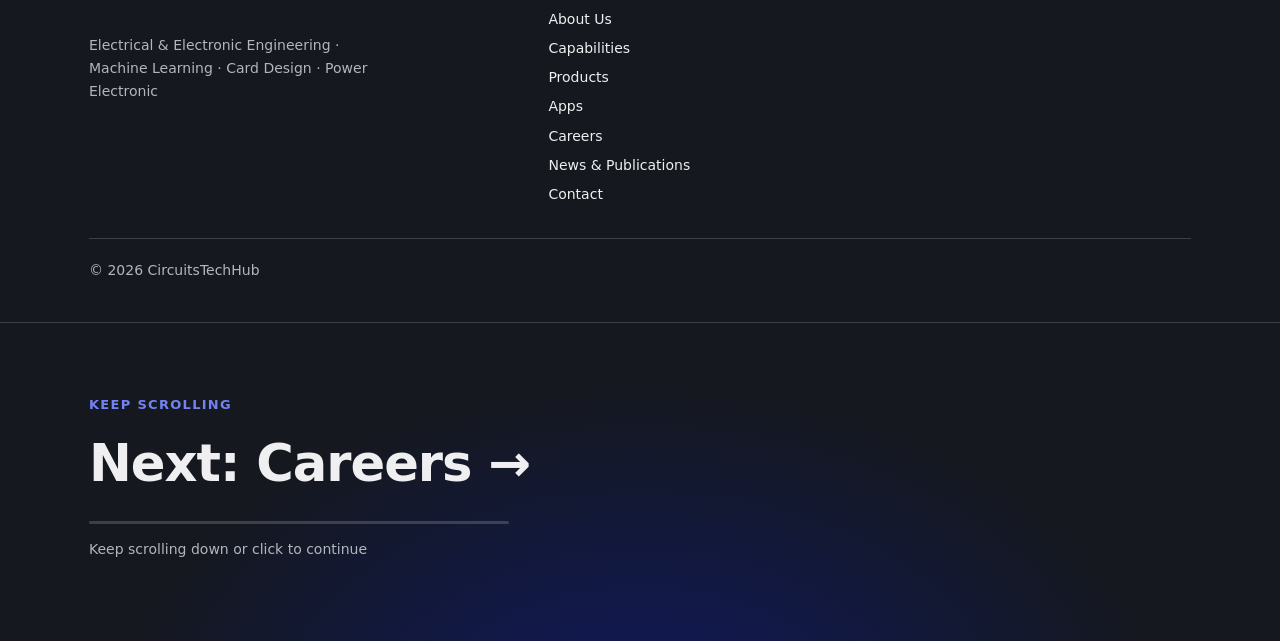
<file: apps.html>
<!doctype html>
<html lang="en">
<head>
<meta charset="utf-8">
<meta name="viewport" content="width=device-width, initial-scale=1">
<meta name="description" content="Free apps and tools to download.">
<meta property="og:type" content="website">
<meta property="og:description" content="Free apps and tools to download.">
<title>Portfolyo</title>
<link rel="canonical" href="https://cth-hello.github.io/apps.html">
<link rel="stylesheet" href="css/style.css">
</head>
<body data-page="apps">
<script src="data/site-data.js"></script>
<script src="js/shared.js"></script>
<script src="js/site.js"></script>
</body>
</html>
</file>
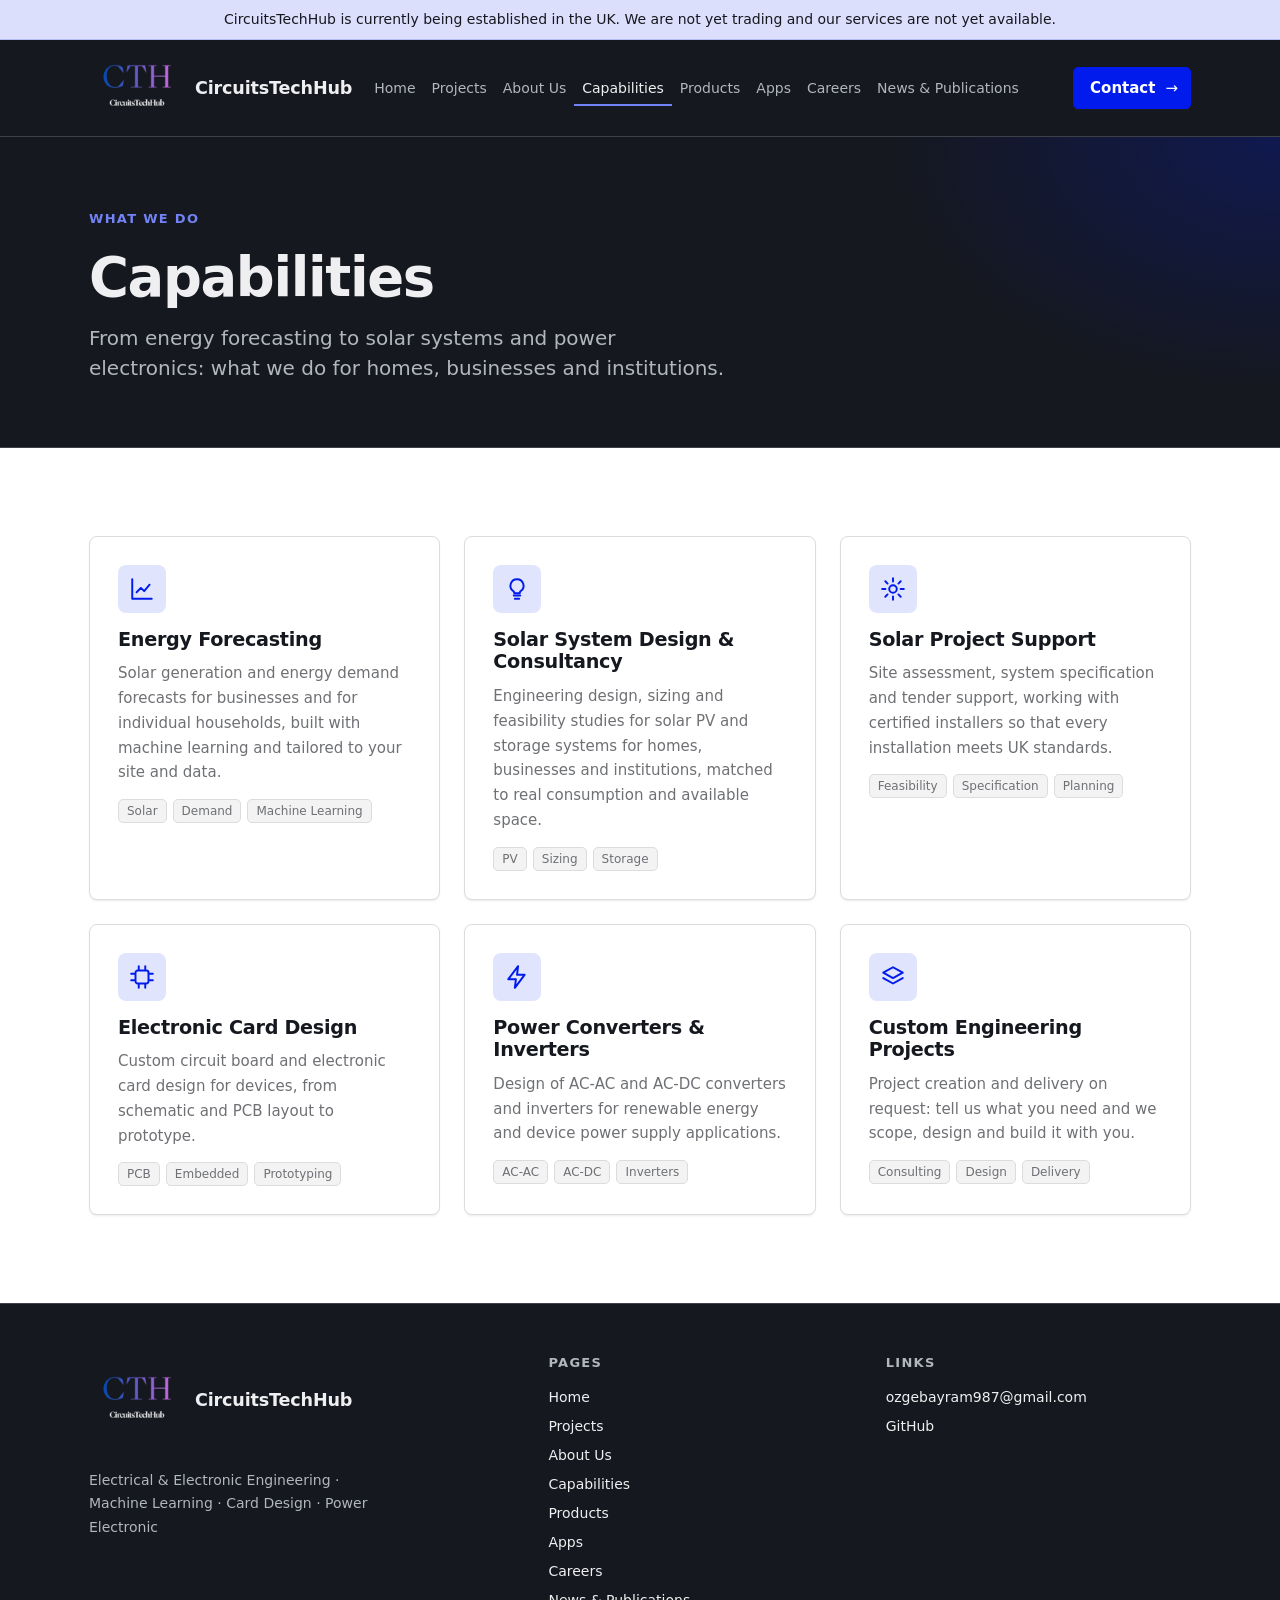
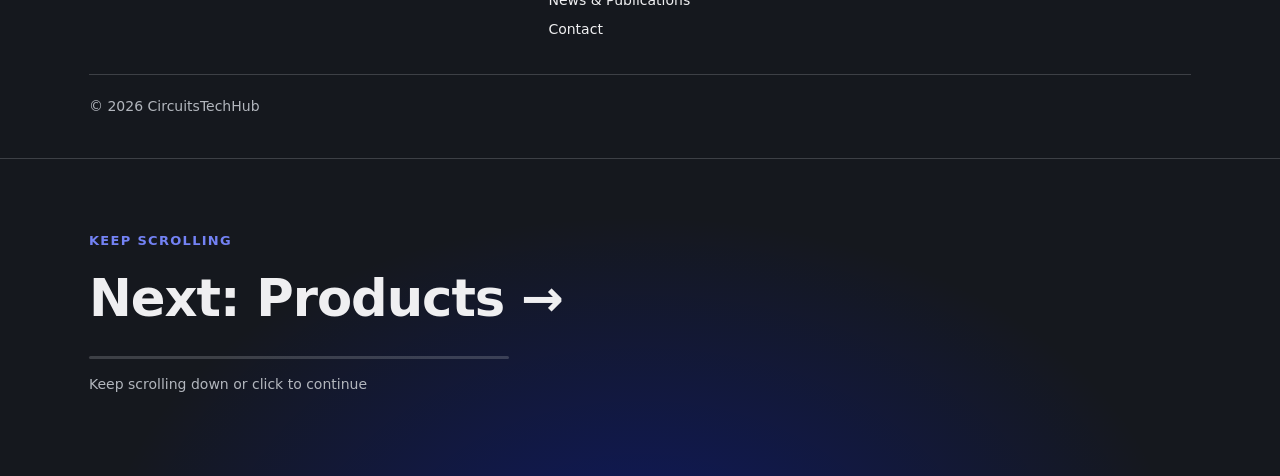
<file: capabilities.html>
<!doctype html>
<html lang="en">
<head>
<meta charset="utf-8">
<meta name="viewport" content="width=device-width, initial-scale=1">
<meta name="description" content="Our capabilities: machine learning, time-series forecasting, data engineering and more.">
<meta property="og:type" content="website">
<meta property="og:description" content="Our capabilities: machine learning, time-series forecasting, data engineering and more.">
<title>Portfolyo</title>
<link rel="canonical" href="https://cth-hello.github.io/capabilities.html">
<link rel="stylesheet" href="css/style.css">
</head>
<body data-page="capabilities">
<script src="data/site-data.js"></script>
<script src="js/shared.js"></script>
<script src="js/site.js"></script>
</body>
</html>
</file>
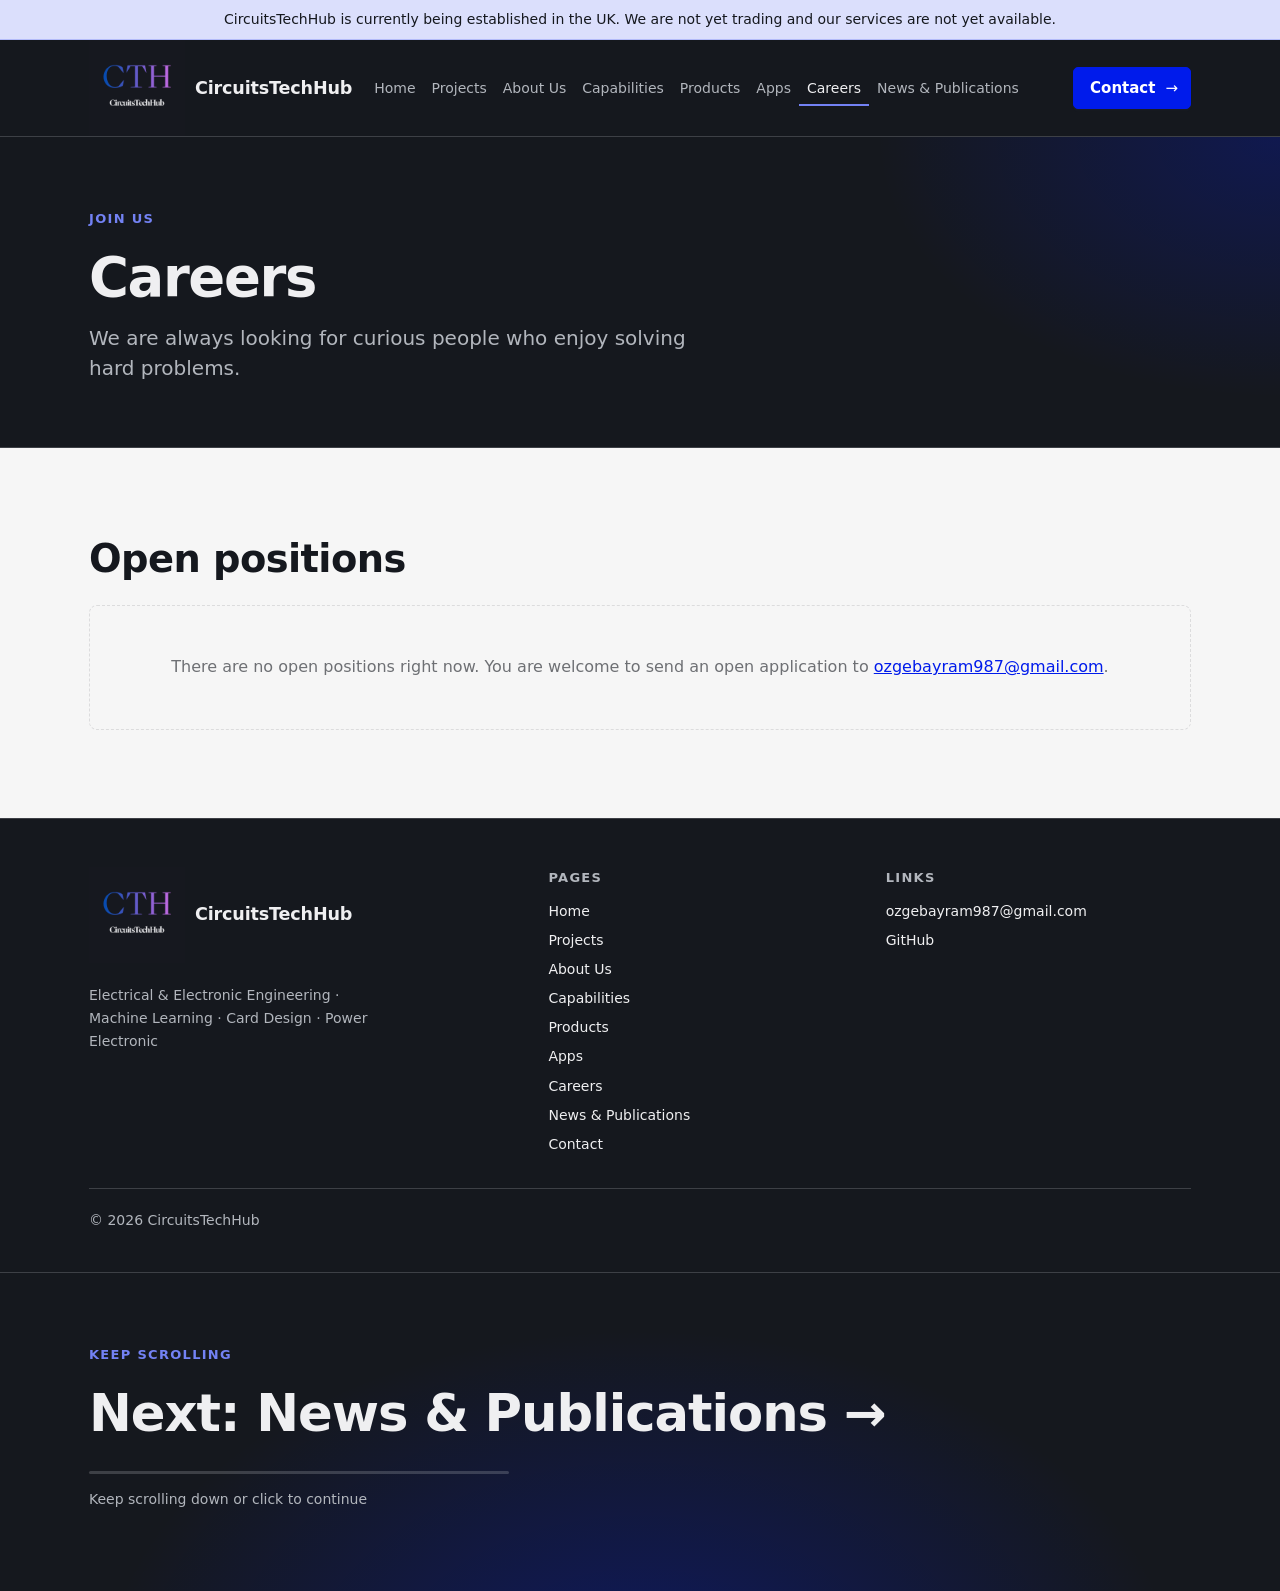
<file: careers.html>
<!doctype html>
<html lang="en">
<head>
<meta charset="utf-8">
<meta name="viewport" content="width=device-width, initial-scale=1">
<meta name="description" content="Careers: open positions and why to join us.">
<meta property="og:type" content="website">
<meta property="og:description" content="Careers: open positions and why to join us.">
<title>Portfolyo</title>
<link rel="canonical" href="https://cth-hello.github.io/careers.html">
<link rel="stylesheet" href="css/style.css">
</head>
<body data-page="careers">
<script src="data/site-data.js"></script>
<script src="js/shared.js"></script>
<script src="js/site.js"></script>
</body>
</html>
</file>
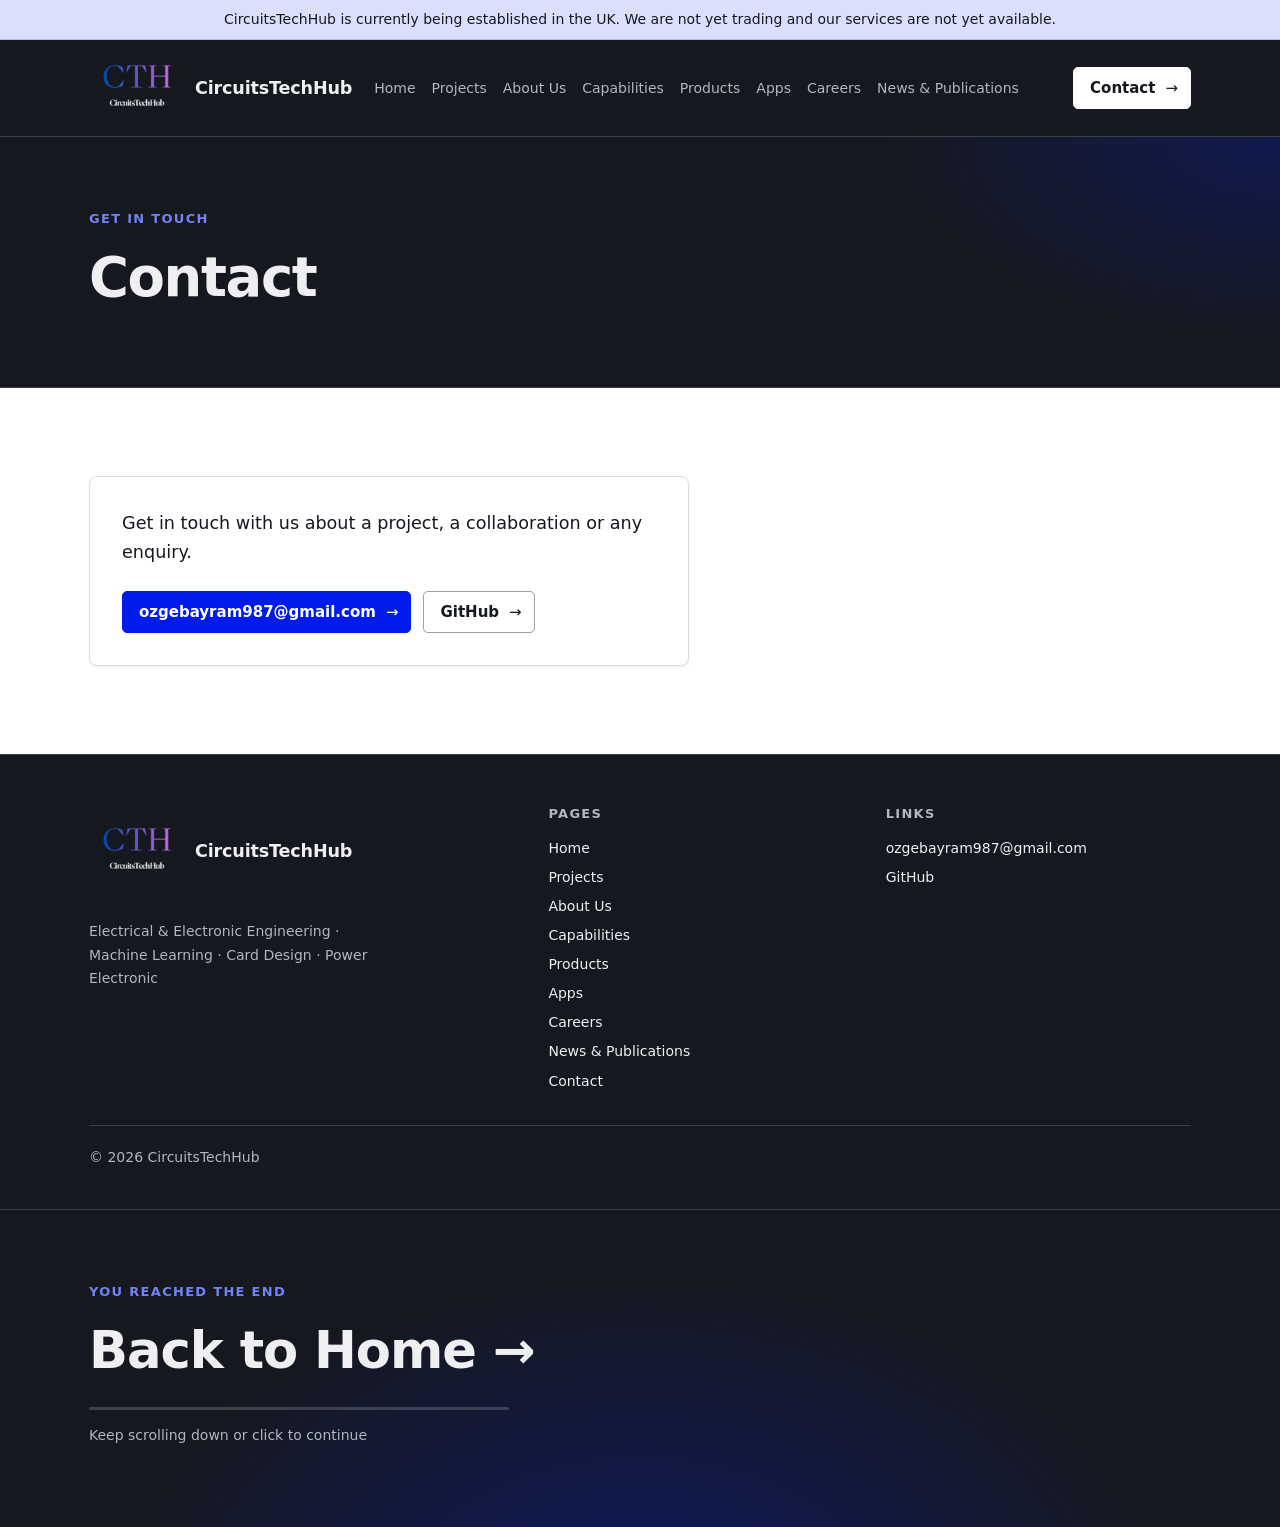
<file: contact.html>
<!doctype html>
<html lang="en">
<head>
<meta charset="utf-8">
<meta name="viewport" content="width=device-width, initial-scale=1">
<meta name="description" content="Contact us about projects, collaborations and careers.">
<meta property="og:type" content="website">
<meta property="og:description" content="Contact us about projects, collaborations and careers.">
<title>Portfolyo</title>
<link rel="canonical" href="https://cth-hello.github.io/contact.html">
<link rel="stylesheet" href="css/style.css">
</head>
<body data-page="contact">
<script src="data/site-data.js"></script>
<script src="js/shared.js"></script>
<script src="js/site.js"></script>
</body>
</html>
</file>
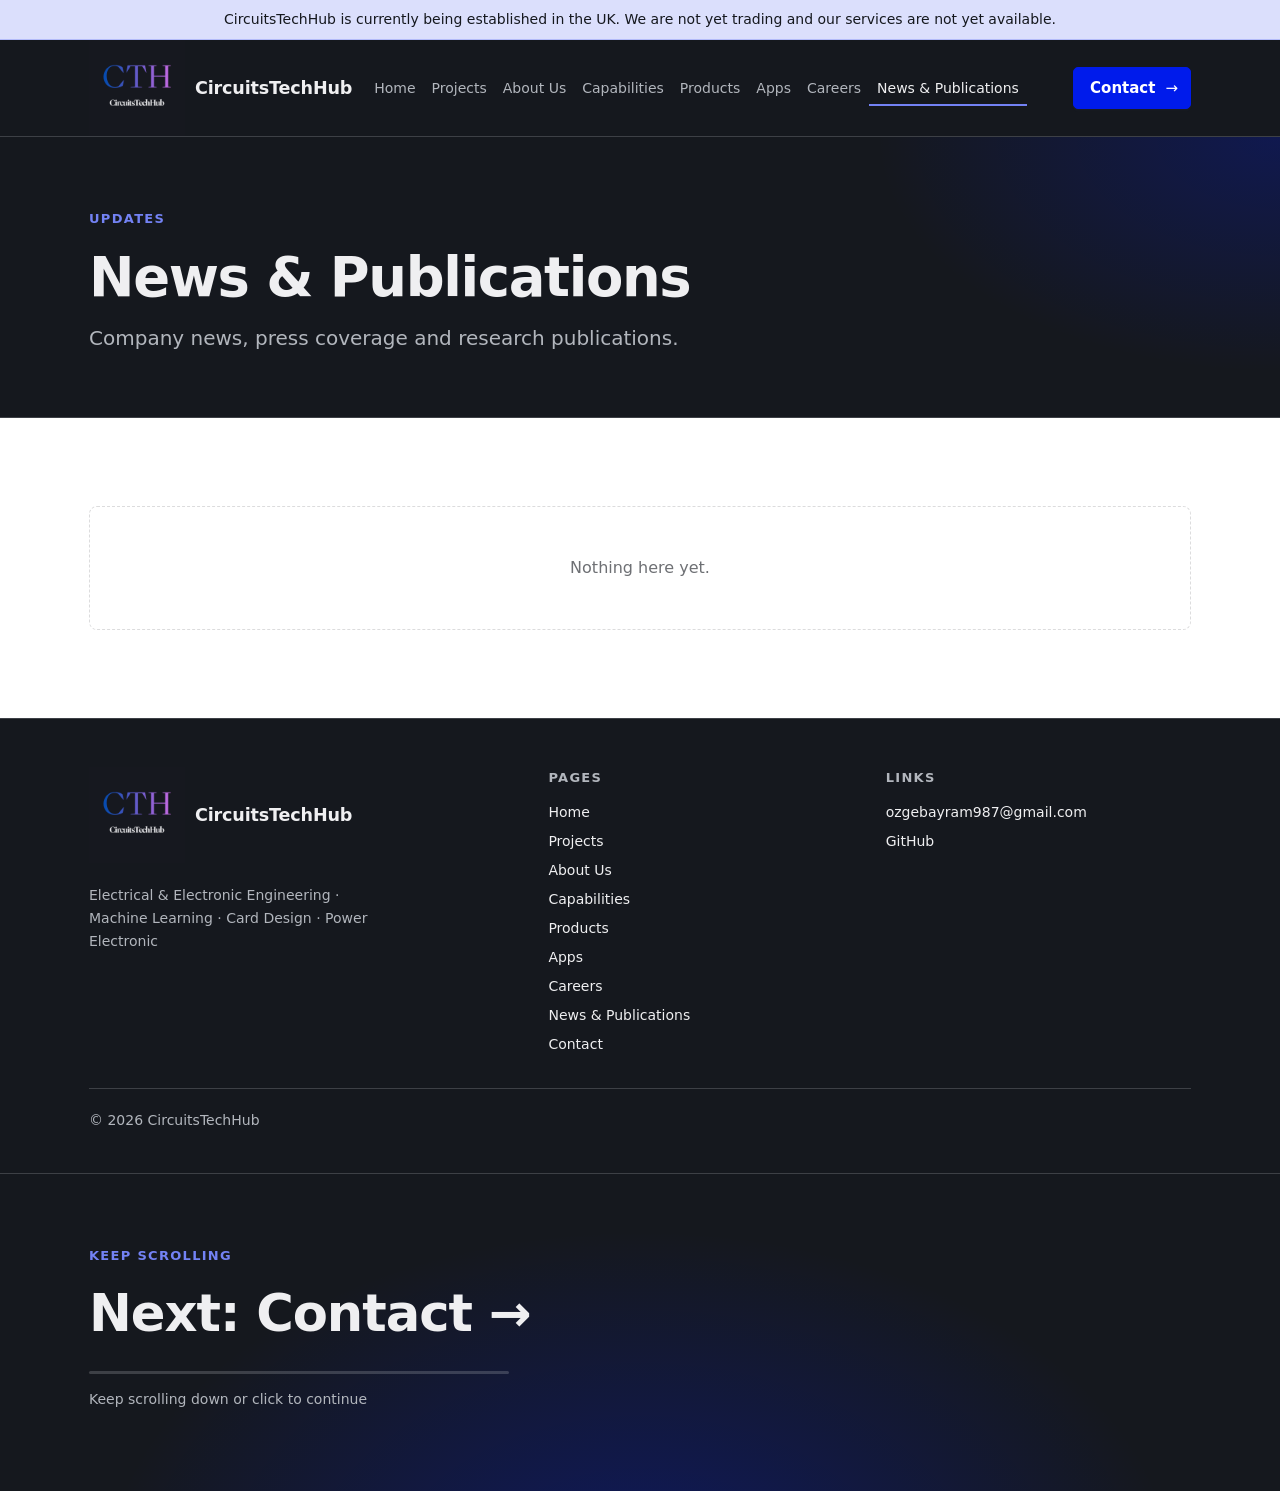
<file: news.html>
<!doctype html>
<html lang="en">
<head>
<meta charset="utf-8">
<meta name="viewport" content="width=device-width, initial-scale=1">
<meta name="description" content="News, press coverage and research publications.">
<meta property="og:type" content="website">
<meta property="og:description" content="News, press coverage and research publications.">
<title>Portfolyo</title>
<link rel="canonical" href="https://cth-hello.github.io/news.html">
<link rel="stylesheet" href="css/style.css">
</head>
<body data-page="news">
<script src="data/site-data.js"></script>
<script src="js/shared.js"></script>
<script src="js/site.js"></script>
</body>
</html>
</file>
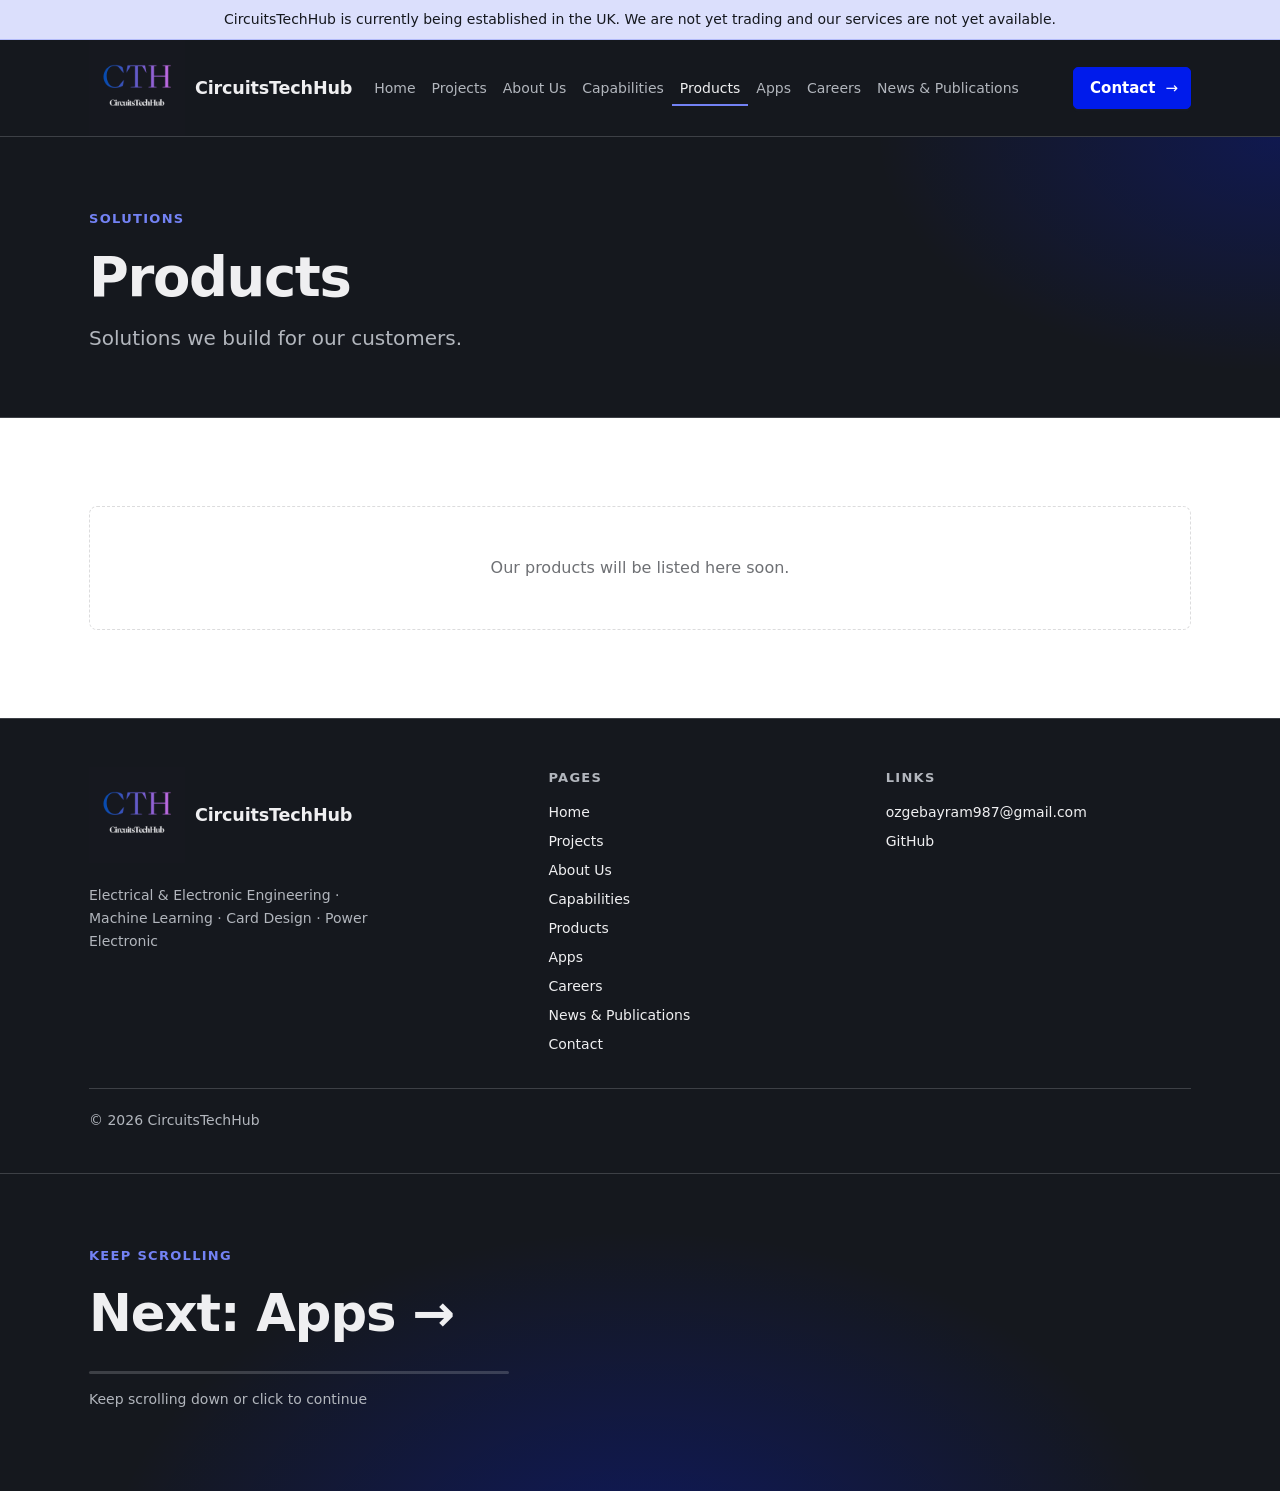
<file: products.html>
<!doctype html>
<html lang="en">
<head>
<meta charset="utf-8">
<meta name="viewport" content="width=device-width, initial-scale=1">
<meta name="description" content="Products and solutions we have built.">
<meta property="og:type" content="website">
<meta property="og:description" content="Products and solutions we have built.">
<title>Portfolyo</title>
<link rel="canonical" href="https://cth-hello.github.io/products.html">
<link rel="stylesheet" href="css/style.css">
</head>
<body data-page="products">
<script src="data/site-data.js"></script>
<script src="js/shared.js"></script>
<script src="js/site.js"></script>
</body>
</html>
</file>
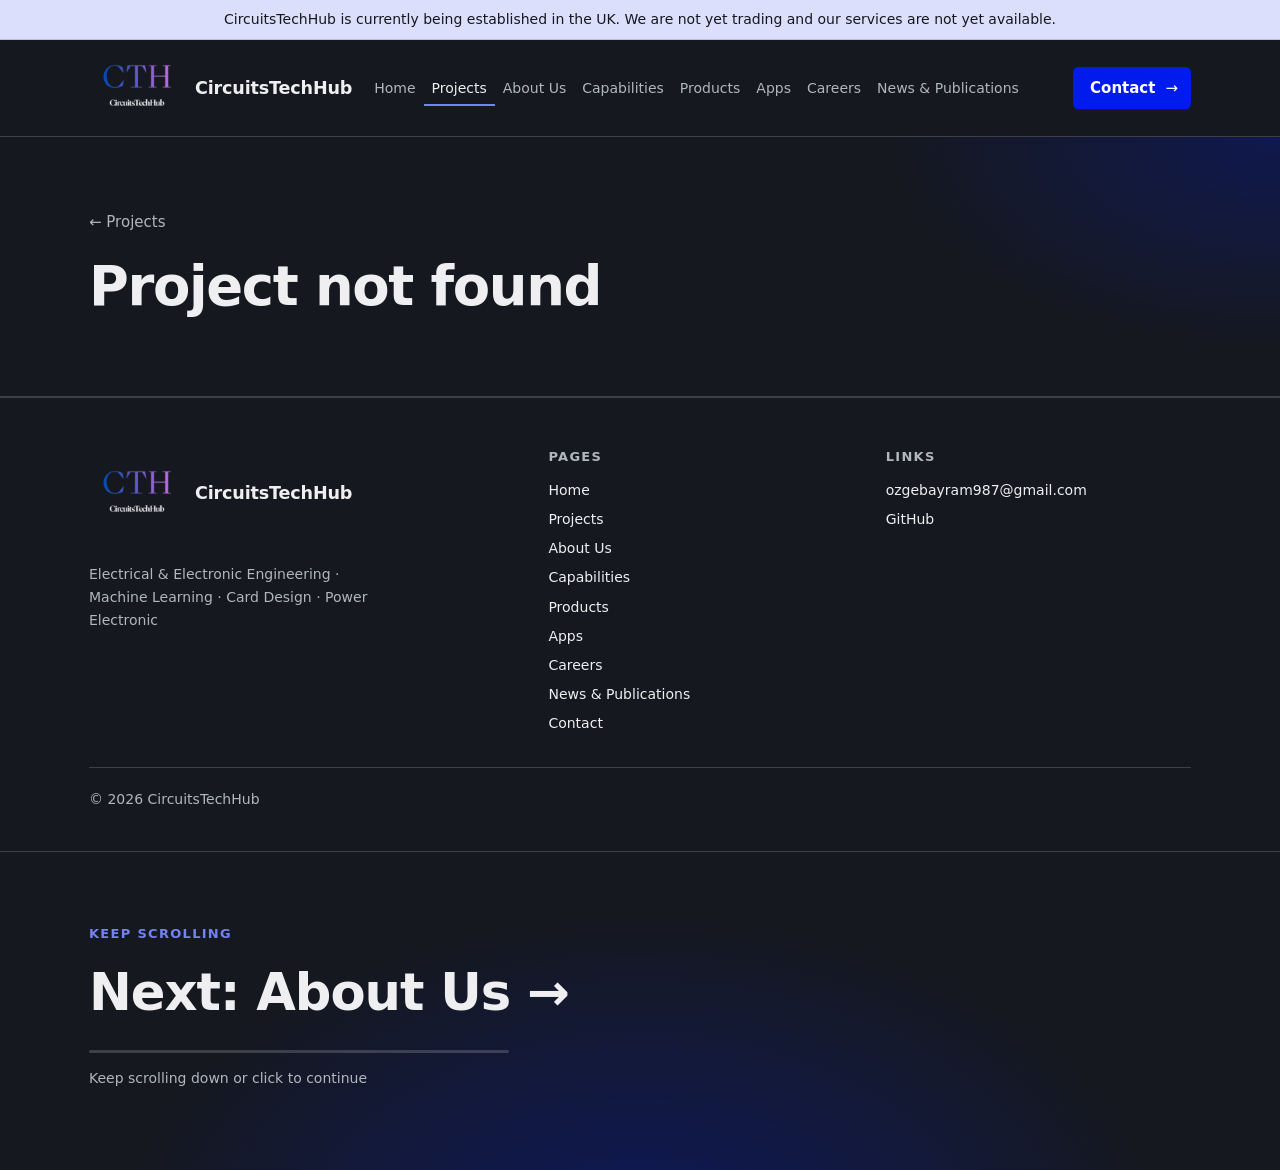
<file: project.html>
<!doctype html>
<html lang="en">
<head>
<meta charset="utf-8">
<meta name="viewport" content="width=device-width, initial-scale=1">
<meta name="description" content="Project details: approach, results and downloads.">
<meta property="og:type" content="website">
<meta property="og:description" content="Project details: approach, results and downloads.">
<title>Portfolyo</title>
<link rel="stylesheet" href="css/style.css">
</head>
<body data-page="project">
<script src="data/site-data.js"></script>
<script src="js/shared.js"></script>
<script src="js/site.js"></script>
</body>
</html>
</file>
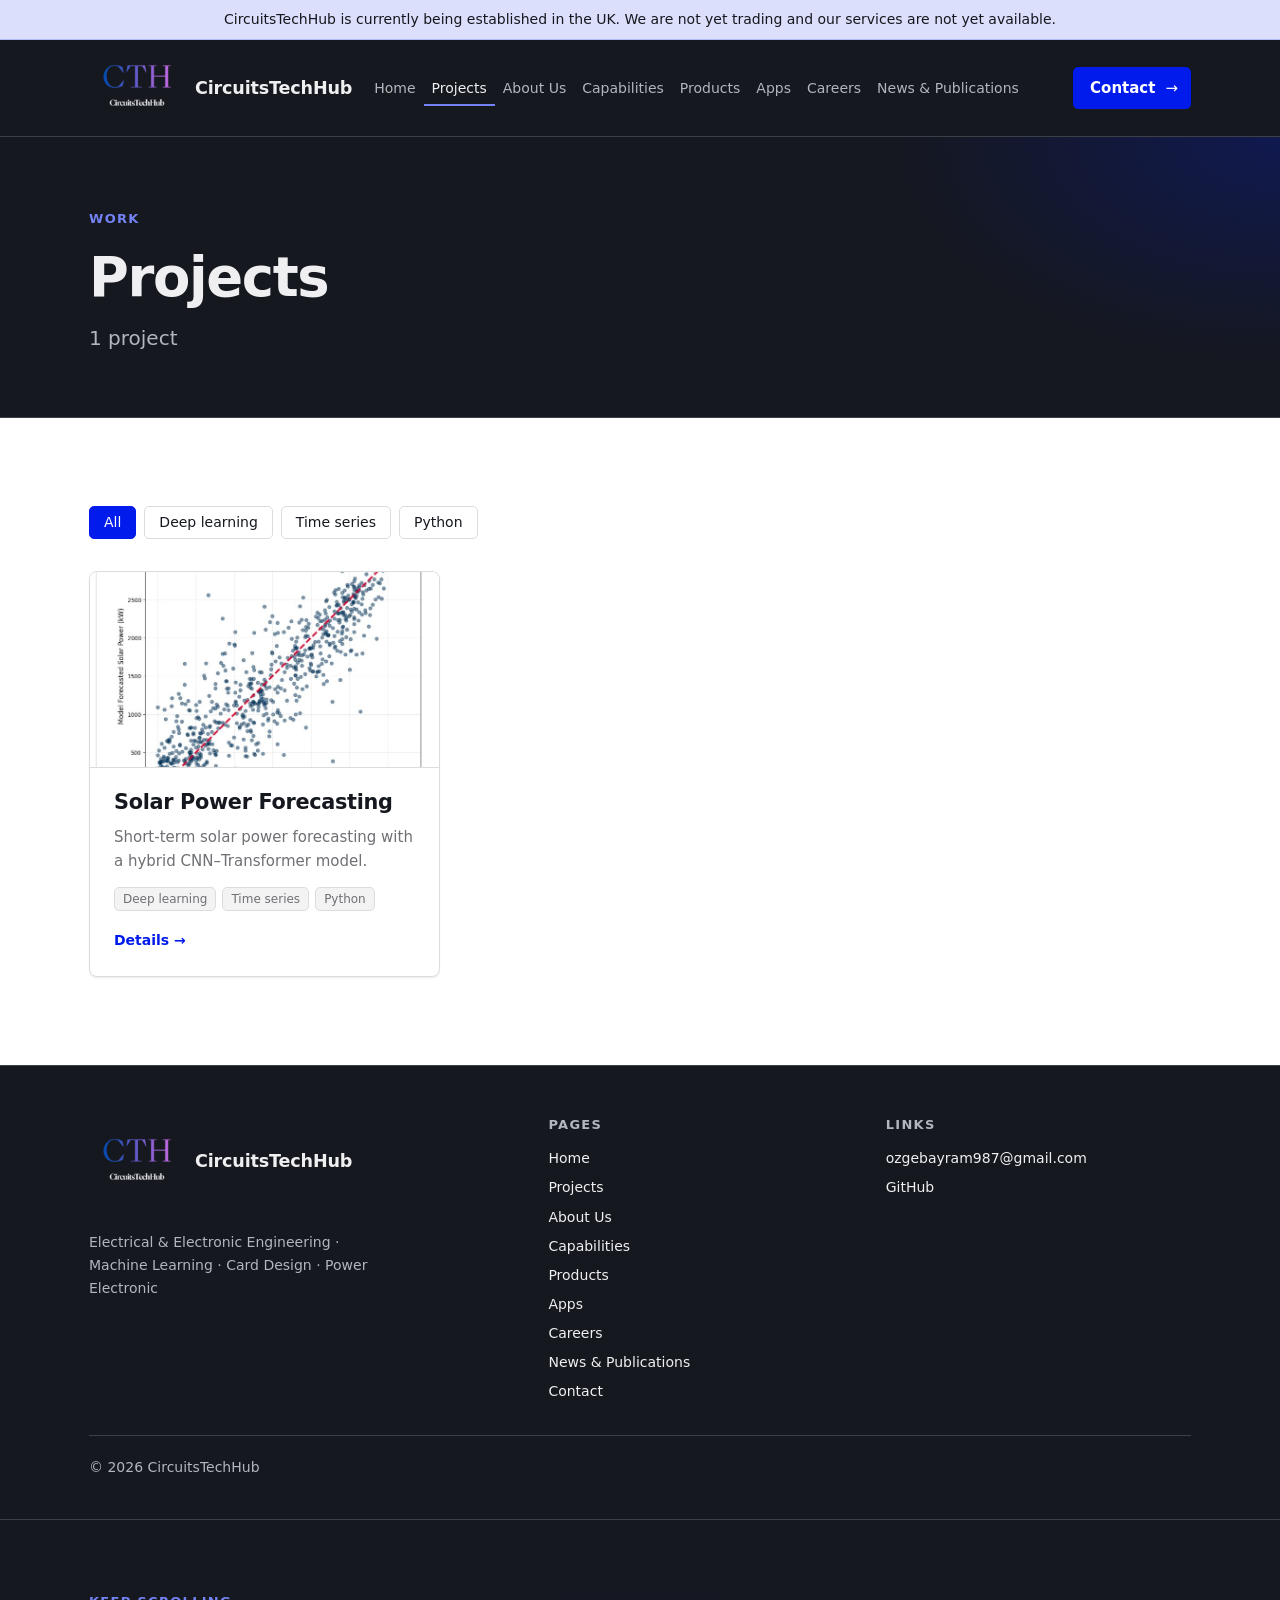
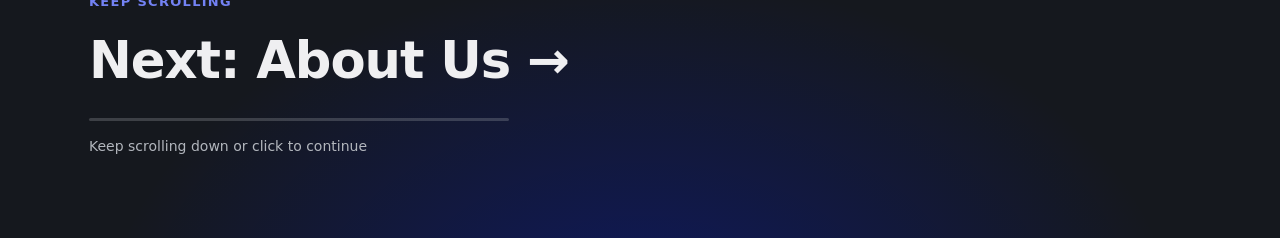
<file: projects.html>
<!doctype html>
<html lang="en">
<head>
<meta charset="utf-8">
<meta name="viewport" content="width=device-width, initial-scale=1">
<meta name="description" content="Selected projects in energy systems, forecasting and machine learning.">
<meta property="og:type" content="website">
<meta property="og:description" content="Selected projects in energy systems, forecasting and machine learning.">
<title>Portfolyo</title>
<link rel="canonical" href="https://cth-hello.github.io/projects.html">
<link rel="stylesheet" href="css/style.css">
</head>
<body data-page="projects">
<script src="data/site-data.js"></script>
<script src="js/shared.js"></script>
<script src="js/site.js"></script>
</body>
</html>
</file>
<file: css/style.css>
/* ============================================================
   TASARIM — renkler ve yazı tipi data/site-data.js'ten (ya da admin.html'den) gelir.
   İsterseniz aşağıdaki değerleri doğrudan buradan da değiştirebilirsiniz.
   Stil: koyu/açık bölüm geçişleri, sıkı başlıklar, büyük harfli etiketler,
   küçük köşe yuvarlaklığı ve çok hafif gölgeler.
   ============================================================ */
:root {
  --accent: #7b42bc;
  --dark: #15181e;
  --bg: #ffffff;
  --text: #15181e;
  --font-sans: system-ui, -apple-system, "Segoe UI", Roboto, Helvetica, Arial, sans-serif;
  --font-serif: Georgia, "Times New Roman", serif;
  --font-mono: ui-monospace, "SF Mono", Menlo, Consolas, monospace;
  --font: var(--font-sans);
  --maxw: 1150px;
  --r-sm: 4px; --r-md: 5px; --r-lg: 8px;

  /* Otomatik türetilenler */
  --accent-soft: color-mix(in srgb, var(--accent) 55%, #ffffff);
  --muted: color-mix(in srgb, var(--text) 62%, var(--bg));
  --surface: color-mix(in srgb, var(--text) 5%, var(--bg));
  --border: color-mix(in srgb, var(--text) 15%, var(--bg));
  --on-accent: #ffffff;
  --shadow: 0 1px 1px rgba(97, 104, 117, .05), 0 2px 2px rgba(97, 104, 117, .05);
}

/* Koyu bölümler: aynı bileşenler farklı renklerle çalışır */
.dark {
  --bg: var(--dark);
  --text: #efeff1;
  --muted: #b2b6bd;
  --surface: rgba(255, 255, 255, .04);
  --border: rgba(178, 182, 189, .25);
  background: var(--dark);
  color: var(--text);
}

* { box-sizing: border-box; }
html { scroll-behavior: smooth; }
body {
  margin: 0; background: var(--bg); color: var(--text);
  font-family: var(--font); font-size: 16px; line-height: 1.65;
  -webkit-font-smoothing: antialiased;
}
img { max-width: 100%; display: block; }
a { color: var(--accent); }
.dark a { color: var(--accent-soft); }
:focus-visible { outline: 3px solid var(--accent-soft); outline-offset: 2px; }
.wrap { max-width: var(--maxw); margin: 0 auto; padding: 0 24px; }
.muted { color: var(--muted); }

h1, h2, h3 { line-height: 1.18; font-weight: 700; letter-spacing: -.015em; margin: 0 0 .5em; font-feature-settings: "kern"; }
h1 { font-size: clamp(2.2rem, 5.6vw, 4.4rem); font-weight: 600; line-height: 1.12; letter-spacing: -.025em; }
h2 { font-size: clamp(1.6rem, 3.2vw, 2.4rem); font-weight: 600; }
h3 { font-size: 1.2rem; }
.lead { font-size: 1.25rem; line-height: 1.5; color: var(--muted); max-width: 640px; margin: 0; }
.eyebrow {
  display: block; margin-bottom: 18px; font-size: 13px; font-weight: 600; line-height: 1.6;
  letter-spacing: 1.3px; text-transform: uppercase; color: var(--accent-soft);
}
.light .eyebrow, section.light .eyebrow { color: var(--accent); }

/* ---------- Üst menü ---------- */
header.site { position: sticky; top: 0; z-index: 20; border-bottom: 1px solid var(--border); background: var(--dark); }
header.site .wrap { display: flex; align-items: center; gap: 28px; min-height: 68px; flex-wrap: wrap; }
.brand { display: inline-flex; align-items: center; gap: 10px; font-weight: 700; font-size: 1.1rem; text-decoration: none; color: var(--text) !important; letter-spacing: -.01em; }
.logo { width: auto; display: block; }
.logo-mark { display: grid; place-items: center; border-radius: 22%; background: var(--accent); color: var(--on-accent); font-weight: 700; line-height: 1; letter-spacing: 0; }
nav.main { display: flex; gap: 6px; margin-right: auto; flex-wrap: wrap; }
nav.main a { text-decoration: none; color: var(--muted); padding: 6px 12px; font-size: 15px; font-weight: 500; border-radius: var(--r-sm); }
nav.main a:hover { color: var(--text); background: var(--surface); }
nav.main a.active { color: var(--text); box-shadow: inset 0 -2px 0 var(--accent-soft); border-radius: 0; }

/* ---------- Butonlar ---------- */
.btn {
  display: inline-flex; align-items: center; gap: 10px; padding: 9px 12px 9px 16px; border-radius: var(--r-md);
  font: inherit; font-weight: 600; font-size: 15px; line-height: 1.5; cursor: pointer; text-decoration: none;
  background: var(--accent); color: var(--on-accent) !important; border: 1px solid var(--accent); box-shadow: var(--shadow);
  transition: filter .15s, background .15s;
}
.btn::after { content: "→"; font-weight: 400; }
.btn.plain::after { content: none; }
.btn:hover { filter: brightness(1.12); }
.btn.ghost { background: transparent; color: var(--text) !important; border-color: color-mix(in srgb, var(--text) 40%, transparent); box-shadow: none; }
.btn.ghost:hover { background: var(--surface); filter: none; }
.btn.light { background: #fff; color: #15181e !important; border-color: #fff; }
.btn-row { display: flex; flex-wrap: wrap; gap: 12px; margin-top: 32px; }

/* ---------- Bölümler ---------- */
section.block { padding: 88px 0; }
section.light { background: var(--bg); color: var(--text); }
section.alt { background: color-mix(in srgb, var(--text) 4%, var(--bg)); color: var(--text); }
.section-head { display: flex; justify-content: space-between; align-items: end; gap: 16px; margin-bottom: 36px; flex-wrap: wrap; }
.section-head h2 { margin: 0; }
.link-more { font-weight: 600; text-decoration: none; }
.link-more:hover { text-decoration: underline; }

/* Hero */
.hero { position: relative; overflow: hidden; padding: 112px 0 120px; }
.hero::before {
  content: ""; position: absolute; inset: 0; pointer-events: none;
  background:
    radial-gradient(55% 90% at 88% -10%, color-mix(in srgb, var(--accent) 34%, transparent), transparent 70%),
    radial-gradient(40% 60% at 5% 110%, color-mix(in srgb, var(--accent) 16%, transparent), transparent 70%);
}
.hero::after {
  content: ""; position: absolute; inset: 0; pointer-events: none; opacity: .5;
  background-image: linear-gradient(var(--border) 1px, transparent 1px), linear-gradient(90deg, var(--border) 1px, transparent 1px);
  background-size: 64px 64px;
  -webkit-mask-image: radial-gradient(70% 80% at 85% 10%, #000, transparent 75%);
          mask-image: radial-gradient(70% 80% at 85% 10%, #000, transparent 75%);
}
.hero .wrap { position: relative; z-index: 1; }
.hero h1 { max-width: 15ch; margin-bottom: 24px; }

/* Alt sayfa başlık bandı */
.page-head { padding: 72px 0 64px; border-bottom: 1px solid var(--border); position: relative; overflow: hidden; }
.page-head::before { content: ""; position: absolute; inset: 0; pointer-events: none; background: radial-gradient(45% 120% at 100% 0%, color-mix(in srgb, var(--accent) 24%, transparent), transparent 70%); }
.page-head .wrap { position: relative; }
.page-head h1 { font-size: clamp(2rem, 4.6vw, 3.4rem); margin-bottom: 14px; }
.back { display: inline-block; margin-bottom: 22px; text-decoration: none; color: var(--muted) !important; font-size: 15px; }
.back:hover { color: var(--text) !important; }
.meta { display: flex; gap: 8px; flex-wrap: wrap; align-items: center; margin-top: 22px; }

/* ---------- Proje kartları ---------- */
.grid { display: grid; gap: 24px; grid-template-columns: repeat(auto-fill, minmax(320px, 1fr)); }
.card {
  display: flex; flex-direction: column; background: var(--bg); border: 1px solid var(--border);
  border-radius: var(--r-lg); overflow: hidden; text-decoration: none; color: var(--text) !important; box-shadow: var(--shadow);
  transition: transform .18s, border-color .18s, box-shadow .18s;
}
.card:hover { transform: translateY(-3px); border-color: var(--accent); box-shadow: 0 8px 24px rgba(21, 24, 30, .08); }
.thumb { aspect-ratio: 16/9; background: var(--surface); object-fit: cover; width: 100%; border-bottom: 1px solid var(--border); }
.thumb.ph {
  display: grid; place-items: center; font-size: 2.6rem; font-weight: 700; color: rgba(255, 255, 255, .92);
  background:
    radial-gradient(80% 120% at 100% 0%, color-mix(in srgb, var(--accent) 60%, transparent), transparent 70%),
    var(--dark);
}
.card .body { padding: 22px 24px 24px; display: flex; flex-direction: column; gap: 10px; flex: 1; }
.card h3 { margin: 0; font-size: 1.3rem; }
.card p { margin: 0; color: var(--muted); font-size: 15px; line-height: 1.6; }
.card .more { margin-top: auto; padding-top: 8px; font-weight: 600; font-size: 14px; color: var(--accent); }
.card .more::after { content: " →"; }
.tags { display: flex; flex-wrap: wrap; gap: 6px; padding-top: 4px; }
.tag { font-size: 12px; font-weight: 500; line-height: 1.5; padding: 2px 8px; border-radius: var(--r-md); border: 1px solid var(--border); color: var(--muted); background: var(--surface); }
button.tag { font-family: inherit; cursor: pointer; font-size: 14px; padding: 5px 14px; border-radius: var(--r-md); color: var(--text); background: var(--bg); }
button.tag:hover { border-color: var(--accent); }
button.tag.on { background: var(--accent); color: var(--on-accent); border-color: var(--accent); }
.filters { display: flex; flex-wrap: wrap; gap: 8px; margin-bottom: 32px; }
.empty { padding: 48px; text-align: center; color: var(--muted); border: 1px dashed var(--border); border-radius: var(--r-lg); }

/* ---------- Proje detayı ---------- */
.detail-img { border-radius: var(--r-lg); width: 100%; max-height: 520px; object-fit: cover; margin-bottom: 40px; border: 1px solid var(--border); box-shadow: var(--shadow); }
.prose p { margin: 0 0 1.1em; max-width: 700px; font-size: 1.06rem; line-height: 1.75; }

/* ---------- Hakkımda ---------- */
.chips { display: flex; flex-wrap: wrap; gap: 8px; }
.chips .tag { font-size: 14px; padding: 4px 12px; color: var(--text); }
.timeline { border-left: 1px solid var(--border); margin: 0; padding: 0 0 0 26px; list-style: none; }
.timeline li { position: relative; padding-bottom: 28px; }
.timeline li::before { content: ""; position: absolute; left: -31px; top: 9px; width: 9px; height: 9px; border-radius: 2px; background: var(--accent); }
.timeline .yr { font-size: 13px; font-weight: 600; letter-spacing: 1.3px; text-transform: uppercase; color: var(--accent); }
.timeline h3 { font-size: 1.1rem; margin: 2px 0 2px; }
.timeline p { margin: 0; color: var(--muted); }
.two { display: grid; gap: 64px; grid-template-columns: 1.3fr 1fr; }
@media (max-width: 860px) { .two { grid-template-columns: 1fr; gap: 40px; } }
.subhead { margin: 40px 0 16px; font-size: 13px; font-weight: 600; letter-spacing: 1.3px; text-transform: uppercase; color: var(--muted); }

/* ---------- İletişim ---------- */
.contact-box { background: var(--bg); border: 1px solid var(--border); border-radius: var(--r-lg); padding: 32px; max-width: 600px; box-shadow: var(--shadow); }
.contact-box p { margin: 0; font-size: 1.1rem; }
.contact-box .btn-row { margin-top: 24px; }

/* ---------- Çağrı bandı ---------- */
.band { padding: 88px 0; text-align: left; position: relative; overflow: hidden; }
.band::before { content: ""; position: absolute; inset: 0; background: radial-gradient(50% 140% at 0% 100%, color-mix(in srgb, var(--accent) 28%, transparent), transparent 70%); pointer-events: none; }
.band .wrap { position: relative; display: flex; justify-content: space-between; align-items: center; gap: 32px; flex-wrap: wrap; }
.band h2 { margin-bottom: 8px; }

/* ---------- Alt bilgi ---------- */
footer.site { border-top: 1px solid var(--border); padding: 48px 0 40px; font-size: 14px; }
footer.site .wrap { display: grid; grid-template-columns: 1.4fr 1fr 1fr; gap: 32px; }
footer.site h4 { margin: 0 0 12px; font-size: 13px; font-weight: 600; letter-spacing: 1.3px; text-transform: uppercase; color: var(--muted); }
footer.site ul { list-style: none; margin: 0; padding: 0; display: grid; gap: 6px; }
footer.site a { text-decoration: none; color: var(--text) !important; }
footer.site a:hover { text-decoration: underline; }
footer.site .copy { grid-column: 1 / -1; border-top: 1px solid var(--border); padding-top: 20px; color: var(--muted); display: flex; justify-content: space-between; gap: 12px; flex-wrap: wrap; }
@media (max-width: 720px) { footer.site .wrap { grid-template-columns: 1fr; } }

/* ---------- Taslak uyarısı ---------- */
.draft-bar { background: #efeff1; color: #15181e; padding: 8px 20px; font-size: 14px; text-align: center; }
.draft-bar a { color: inherit !important; font-weight: 600; }

/* ---------- Fareyi takip eden nokta ---------- */
.cursor-dot {
  position: fixed; top: 0; left: 0; z-index: 9999; pointer-events: none; border-radius: 50%;
  background: var(--cursor-color, #4a3b63); opacity: 0; will-change: transform;
  box-shadow: 0 0 0 1px rgba(255, 255, 255, .16);
  transition: opacity .25s, width .2s, height .2s, margin .2s;
}
.cursor-dot.show { opacity: .92; }
.cursor-dot.big { opacity: .55; }

@media (max-width: 720px) {
  section.block { padding: 64px 0; }
  .hero { padding: 72px 0 80px; }
  header.site .wrap { gap: 12px; padding-top: 10px; padding-bottom: 10px; }
}
@media (prefers-reduced-motion: reduce) { * { transition: none !important; scroll-behavior: auto !important; } }

/* ============================================================
   YENİ: menü, kaydırma animasyonları, ilerleme çubuğu, sonraki sayfa paneli,
   sayfa geçişi ve yeni sayfaların bileşenleri
   ============================================================ */

/* Menü: 7 bağlantı + Contact butonu */
nav.main a { padding: 6px 10px; font-size: 14.5px; white-space: nowrap; }
.nav-cta { margin-left: 8px; }
.nav-toggle { display: none; width: 42px; height: 42px; border: 1px solid var(--border); border-radius: var(--r-md); background: transparent; cursor: pointer; padding: 0; flex-direction: column; justify-content: center; align-items: center; gap: 5px; }
.nav-toggle span { display: block; width: 18px; height: 2px; background: var(--text); border-radius: 2px; transition: transform .2s, opacity .2s; }
header.site.open .nav-toggle span:nth-child(1) { transform: translateY(7px) rotate(45deg); }
header.site.open .nav-toggle span:nth-child(2) { opacity: 0; }
header.site.open .nav-toggle span:nth-child(3) { transform: translateY(-7px) rotate(-45deg); }
@media (max-width: 1120px) {
  .nav-toggle { display: inline-flex; }
  header.site .wrap { gap: 10px; }
  .brand { margin-right: auto; }
  .nav-cta { margin-left: 0; order: 2; }
  .nav-toggle { order: 3; }
  nav.main { display: none; order: 4; width: 100%; flex-direction: column; margin: 0 0 12px; gap: 2px; }
  header.site.open nav.main { display: flex; }
  nav.main a { padding: 12px 10px; border-bottom: 1px solid var(--border); border-radius: 0; font-size: 16px; }
  nav.main a.active { box-shadow: inset 3px 0 0 var(--accent-soft); }
}

/* Üstte ilerleme çubuğu */
.scroll-progress { position: fixed; top: 0; left: 0; right: 0; height: 3px; z-index: 10001; pointer-events: none; }
.scroll-progress span { display: block; height: 100%; transform: scaleX(0); transform-origin: 0 50%; background: linear-gradient(90deg, var(--accent-soft), var(--accent)); }

/* Kaydırınca beliren öğeler */
.reveal { opacity: 0; }
.reveal.in { opacity: 1; animation: fadeUp .7s cubic-bezier(.2, .7, .2, 1) backwards; animation-delay: var(--d, 0ms); }
@keyframes fadeUp { from { opacity: 0; transform: translateY(24px); } to { opacity: 1; transform: none; } }

/* Sonraki sayfa paneli */
.next-page { display: block; position: relative; overflow: hidden; padding: 72px 0 80px; text-decoration: none; color: var(--text) !important; border-top: 1px solid var(--border); }
.next-page::before { content: ""; position: absolute; inset: 0; background: radial-gradient(60% 160% at 50% 130%, color-mix(in srgb, var(--accent) 32%, transparent), transparent 70%); transition: opacity .3s; }
.next-page .wrap { position: relative; }
.np-title { font-size: clamp(1.8rem, 4.4vw, 3.2rem); font-weight: 600; letter-spacing: -.02em; line-height: 1.15; transition: transform .25s; }
.np-title span { display: inline-block; transition: transform .25s; }
.next-page:hover .np-title span, .next-page.charging .np-title span { transform: translateX(10px); }
.np-bar { margin-top: 28px; height: 3px; max-width: 420px; background: var(--border); border-radius: 3px; overflow: hidden; }
.np-bar span { display: block; height: 100%; transform: scaleX(0); transform-origin: 0 50%; background: var(--accent-soft); transition: transform .12s linear; }
.np-hint { display: block; margin-top: 14px; font-size: 14px; color: var(--muted); }

/* Sayfa geçiş örtüsü */
.page-slide { position: fixed; inset: 0; z-index: 10000; pointer-events: none; transform: translateY(100%);
  background: radial-gradient(70% 90% at 80% 0%, color-mix(in srgb, var(--accent) 38%, transparent), transparent 70%), var(--dark);
  transition: transform .48s cubic-bezier(.7, 0, .2, 1); }
.page-slide.on { transform: none; pointer-events: all; }
.page-slide.leave { transform: translateY(-100%); }

/* Alt menü (About Us) */
.subnav { position: sticky; top: 68px; z-index: 15; background: var(--bg); border-bottom: 1px solid var(--border); }
.subnav .wrap { display: flex; gap: 4px; overflow-x: auto; scrollbar-width: none; }
.subnav a { white-space: nowrap; padding: 14px 14px; font-size: 14.5px; font-weight: 500; text-decoration: none; color: var(--muted); border-bottom: 2px solid transparent; }
.subnav a:hover { color: var(--text); border-bottom-color: var(--accent); }
section[id] { scroll-margin-top: 128px; }
.block > .wrap > h2 { margin-bottom: 24px; }
.mv-grid { display: grid; gap: 24px; grid-template-columns: 1fr 1fr; margin-top: 8px; }
@media (max-width: 760px) { .mv-grid { grid-template-columns: 1fr; } }
.mv { background: var(--bg); border: 1px solid var(--border); border-radius: var(--r-lg); padding: 32px; box-shadow: var(--shadow); }
.mv .eyebrow { color: var(--accent); }
.mv p { margin: 0; font-size: 1.35rem; line-height: 1.45; font-weight: 500; letter-spacing: -.01em; }
.ref-grid { grid-template-columns: repeat(auto-fill, minmax(300px, 1fr)); }
.ref { margin: 0; background: var(--bg); border: 1px solid var(--border); border-radius: var(--r-lg); padding: 28px; display: flex; flex-direction: column; gap: 20px; box-shadow: var(--shadow); }
.ref blockquote { margin: 0; font-size: 1.05rem; line-height: 1.6; }
.ref blockquote::before { content: "“"; display: block; font-size: 2.4rem; line-height: .8; color: var(--accent); margin-bottom: 6px; }
.ref figcaption { margin-top: auto; display: flex; align-items: center; gap: 12px; font-size: 14px; line-height: 1.4; }
.ref-logo { height: 36px; width: auto; max-width: 90px; object-fit: contain; }
.ref-initial { width: 36px; height: 36px; border-radius: 50%; display: grid; place-items: center; background: var(--surface); border: 1px solid var(--border); font-weight: 700; color: var(--accent); flex: none; }
#history .timeline { max-width: 720px; }

/* Capabilities */
.feat-grid { display: grid; gap: 24px; grid-template-columns: repeat(auto-fill, minmax(300px, 1fr)); }
.feat { background: var(--bg); border: 1px solid var(--border); border-radius: var(--r-lg); padding: 28px; box-shadow: var(--shadow); display: flex; flex-direction: column; gap: 10px; transition: border-color .18s, transform .18s; }
.feat:hover { border-color: var(--accent); transform: translateY(-3px); }
.feat h3 { margin: 0; font-size: 1.2rem; }
.feat p { margin: 0; color: var(--muted); font-size: 15px; line-height: 1.65; }
.ico { width: 48px; height: 48px; display: grid; place-items: center; border-radius: var(--r-lg); color: var(--accent); background: color-mix(in srgb, var(--accent) 12%, var(--bg)); margin-bottom: 6px; }
.perk { border-left: 3px solid var(--accent); }

/* Products */
.badge { align-self: flex-start; font-size: 12px; font-weight: 600; letter-spacing: .6px; text-transform: uppercase; color: var(--on-accent); background: var(--accent); padding: 2px 8px; border-radius: var(--r-sm); }
.tagline { color: var(--accent) !important; font-weight: 600; font-size: 14px !important; }
.checks { list-style: none; margin: 4px 0 8px; padding: 0; display: grid; gap: 6px; font-size: 14.5px; }
.checks li { padding-left: 24px; position: relative; }
.checks li::before { content: ""; position: absolute; left: 2px; top: .55em; width: 10px; height: 6px; border-left: 2px solid var(--accent); border-bottom: 2px solid var(--accent); transform: translateY(-50%) rotate(-45deg); }
.prod .btn { align-self: flex-start; margin-top: auto; }
.btn.small { padding: 7px 10px 7px 14px; font-size: 14px; }

/* Careers */
.jobs { display: grid; gap: 16px; }
.job { display: flex; gap: 24px; justify-content: space-between; align-items: center; background: var(--bg); border: 1px solid var(--border); border-radius: var(--r-lg); padding: 24px 28px; box-shadow: var(--shadow); }
.job h3 { margin: 0 0 8px; font-size: 1.2rem; }
.job p { margin: 10px 0 0; color: var(--muted); max-width: 640px; }
.job .tags { padding-top: 0; }
@media (max-width: 640px) { .job { flex-direction: column; align-items: flex-start; } }

/* News & Publications */
.news-list { display: grid; }
.news-row { display: grid; grid-template-columns: 170px 1fr auto; gap: 28px; padding: 28px 0; border-top: 1px solid var(--border); align-items: start; }
.news-row:last-child { border-bottom: 1px solid var(--border); }
.news-row .nd { display: flex; flex-direction: column; gap: 8px; align-items: flex-start; }
.news-row time { color: var(--muted); font-size: 14px; }
.news-row h3 { margin: 0 0 6px; font-size: 1.3rem; }
.news-row p { margin: 0 0 10px; color: var(--muted); max-width: 640px; }
.news-img { width: 180px; aspect-ratio: 16/10; object-fit: cover; border-radius: var(--r-md); border: 1px solid var(--border); }
@media (max-width: 760px) { .news-row { grid-template-columns: 1fr; gap: 12px; } .news-img { width: 100%; max-width: 360px; } }

.address { margin-top: 14px !important; font-size: 15px !important; }

@media (prefers-reduced-motion: reduce) { .reveal, .reveal.in { opacity: 1; animation: none; } .page-slide { display: none; } }

/* ============================================================
   Misyon / Vizyon alt alta, içerik blokları, yazı biçimi, dosya bağlantıları
   ============================================================ */
.mv-grid { grid-template-columns: 1fr !important; max-width: 860px; }

.fmt p, p.fmt { font-size: inherit; font-family: inherit; color: inherit; text-align: inherit; font-weight: inherit; font-style: inherit; line-height: 1.7; }
.prose.fmt p { max-width: none; }

.blk-sec { padding: 56px 0; }
.blk-sec + .blk-sec { padding-top: 0; }
.blk-h { margin: 0 0 18px; }
.blk-main { max-width: 100%; }
.blk-col .blk-main { max-width: 820px; }
.blk-col .blk-main.al-center { margin-left: auto; margin-right: auto; }
.blk-col .blk-main.al-right { margin-left: auto; }
.blk-fig { margin: 0; }
.blk-fig img { width: 100%; height: auto; border-radius: var(--r-lg); border: 1px solid var(--border); box-shadow: var(--shadow); }
.blk-fig figcaption { margin-top: 8px; font-size: 14px; color: var(--muted); }
/* sol / sağ: görsel ve metin yan yana */
.blk-grid { display: grid; gap: 40px; align-items: start; }
.blk-grid.sz-small  { grid-template-columns: 280px 1fr; }
.blk-grid.sz-medium { grid-template-columns: 420px 1fr; }
.blk-grid.sz-large  { grid-template-columns: 600px 1fr; }
.blk-grid.pos-right.sz-small  { grid-template-columns: 1fr 280px; }
.blk-grid.pos-right.sz-medium { grid-template-columns: 1fr 420px; }
.blk-grid.pos-right.sz-large  { grid-template-columns: 1fr 600px; }
.blk-grid.pos-right .blk-fig { order: 2; }
@media (max-width: 900px) {
  .blk-grid, .blk-grid.pos-right { grid-template-columns: 1fr !important; gap: 24px; }
  .blk-grid.pos-right .blk-fig { order: 0; }
}
/* üstte / altta / ortada / tam genişlik */
.blk-col { display: flex; flex-direction: column; gap: 28px; }
.blk-col .blk-fig.sz-small  { max-width: 280px; }
.blk-col .blk-fig.sz-medium { max-width: 520px; }
.blk-col .blk-fig.sz-large  { max-width: 760px; }
.blk-col.pos-center .blk-fig { margin-left: auto; margin-right: auto; }
.blk-col.pos-full .blk-fig { max-width: none; width: 100%; }

/* indirilebilir dosyalar */
.files { display: flex; flex-wrap: wrap; gap: 12px; margin-top: 22px; }
.file { display: inline-flex; align-items: center; gap: 10px; padding: 10px 14px; border: 1px solid var(--border); border-radius: var(--r-md); background: var(--bg); text-decoration: none; color: var(--text) !important; box-shadow: var(--shadow); transition: border-color .15s, transform .15s; font-size: 15px; font-weight: 500; }
.file:hover { border-color: var(--accent); transform: translateY(-2px); }
.file svg { color: var(--accent); flex: none; }
.file-ext { font-size: 11px; font-weight: 700; letter-spacing: .8px; color: var(--muted); border: 1px solid var(--border); border-radius: var(--r-sm); padding: 1px 6px; }
.blk-col .blk-fig { width: 100%; }

/* Header: tek satırda kalsın (8 menü bağlantısı + Contact) */
@media (min-width: 1121px) {
  header.site .wrap { flex-wrap: nowrap; gap: 14px; }
  nav.main { flex-wrap: nowrap; gap: 0; }
  nav.main a { padding: 6px 8px; font-size: 14px; }
  .nav-cta { margin-left: 4px; white-space: nowrap; }
  .brand { white-space: nowrap; }
}

/* Durum notu (kuruluş aşaması) */
.status-bar { background: color-mix(in srgb, var(--accent) 14%, #fff); color: #15181e; padding: 8px 20px; font-size: 14px; text-align: center; border-bottom: 1px solid color-mix(in srgb, var(--accent) 30%, #fff); }
</file>
